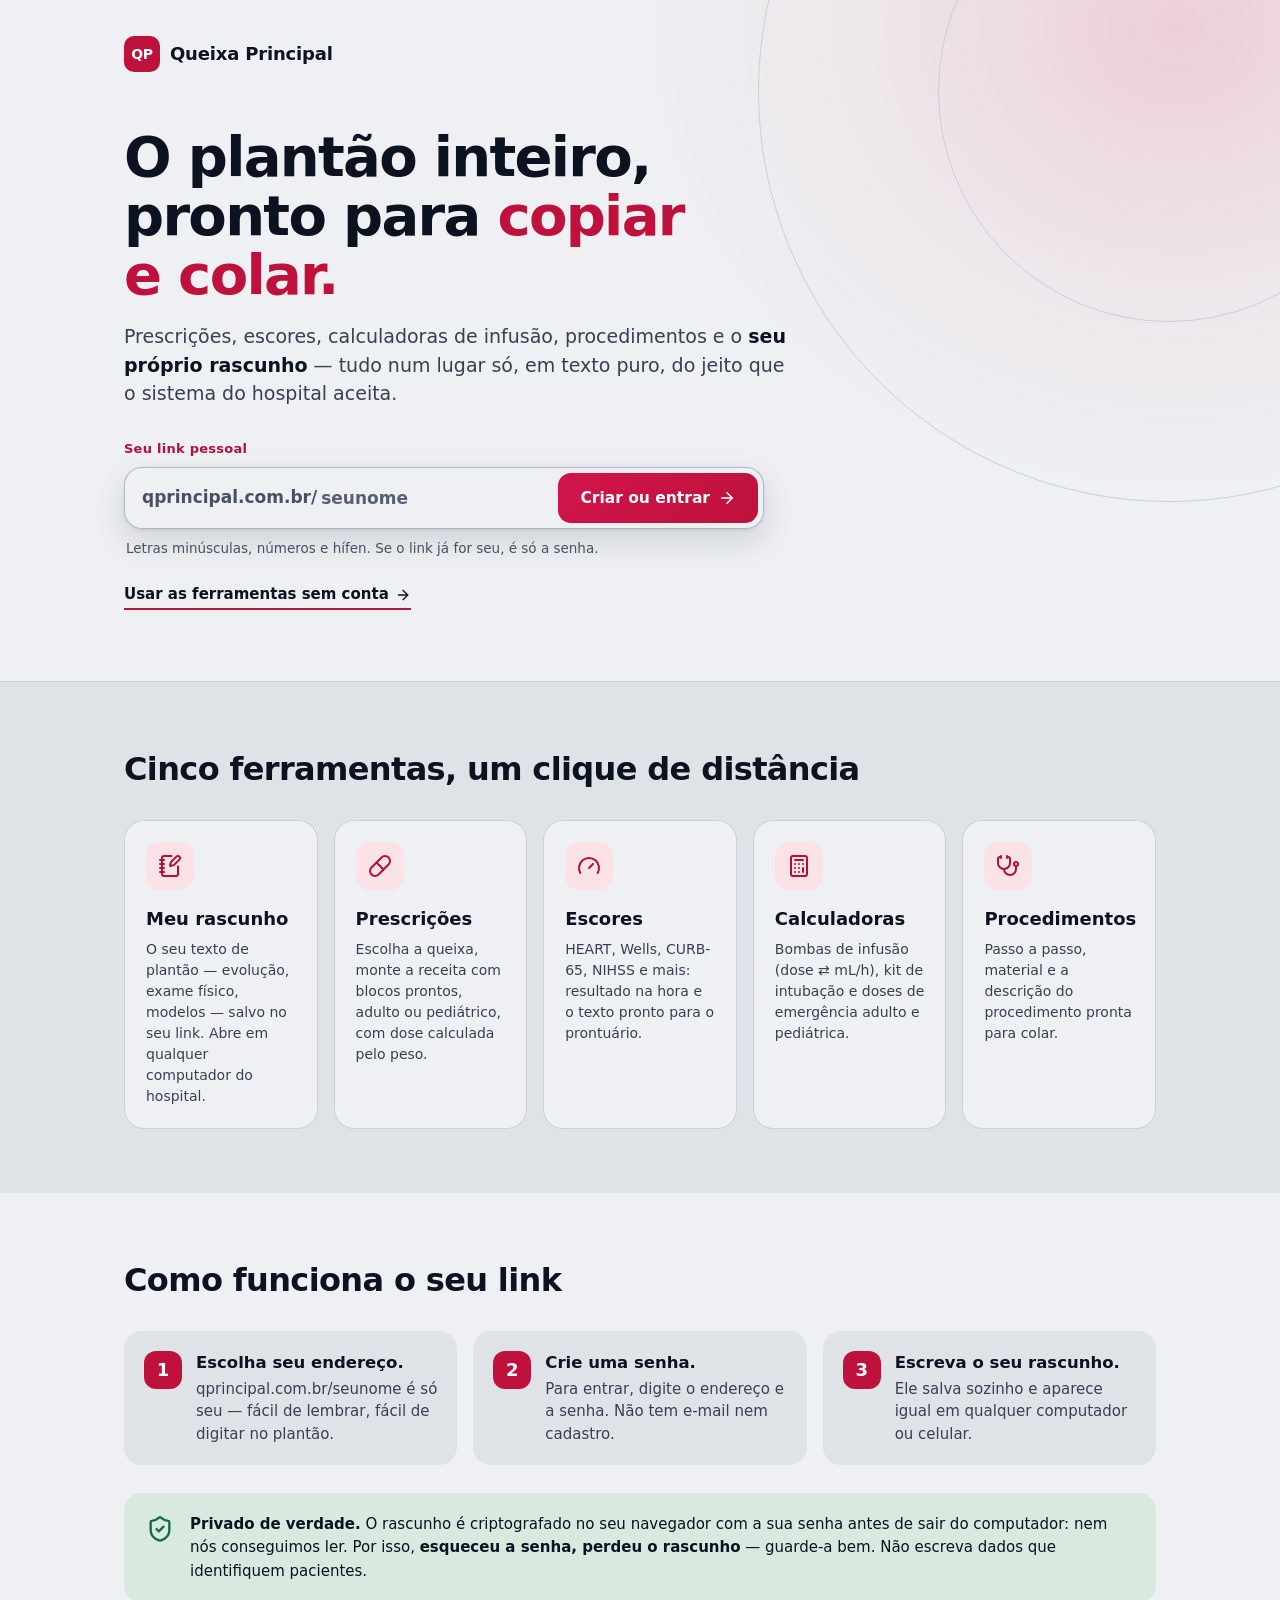
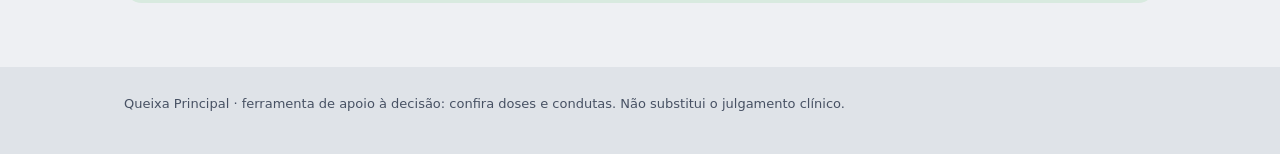
<file: index.html>
<!DOCTYPE html>
<html lang="pt-BR">
<head>
<meta charset="UTF-8">
<meta name="viewport" content="width=device-width, initial-scale=1.0">
<title>Queixa Principal — prescrições, escores, calculadoras e procedimentos</title>
<meta name="color-scheme" content="light dark">
<!-- tema: antes do CSS, para não piscar o tema errado. "qp-tema" = escolha do botão (claro/escuro); sem ela, o do sistema.
     Sem localStorage (janela anônima, bloqueado) o site segue o sistema e funciona igual. -->
<script>(function(){var d=document.documentElement,t=null;try{t=localStorage.getItem("qp-tema")}catch(e){}
if(t==="dark"||t==="light")d.setAttribute("data-theme",t);
var e=t||(window.matchMedia&&matchMedia("(prefers-color-scheme: dark)").matches?"dark":"light");d.setAttribute("data-tema-efetivo",e)})();</script>
<!-- conta: qual tela abre antes da primeira pintura (js/conta.js). qprincipal.com.br/<nome> (o 404.html manda para /?u=<nome>
     e aqui o endereço volta a ser /<nome>) = link pessoal: senha, ou o site direto se a sessão deste navegador já entrou.
     Raiz sem hash = página de oferta; com hash (#/prescricoes…) = as ferramentas sem conta. -->
<script>(function(){var d=document.documentElement,u=null,l=location,q=/[?&]u=([a-z0-9-]{1,30})(?:&|$)/i.exec(l.search);
if(q)u=q[1].toLowerCase();else{var p=/^\/([a-z0-9][a-z0-9-]{0,29})\/?$/i.exec(l.pathname);if(p)u=p[1].toLowerCase()}
if(q&&/(^|\.)qprincipal\.com\.br$/.test(l.hostname)){try{history.replaceState(null,"","/"+u+l.hash)}catch(e){}}
var s=null;try{s=JSON.parse(sessionStorage.getItem("qp-sessao")||localStorage.getItem("qp-sessao")||"null")}catch(e){}
window.QP_NOME=u;window.QP_SESSAO=s&&u&&s.nome===u?s:null;
d.setAttribute("data-tela",u?(window.QP_SESSAO?"app":"senha"):(l.hash&&l.hash!=="#"?"app":"oferta"))})();</script>
<link rel="stylesheet" href="css/icones.css?v=20261122b">
<link rel="stylesheet" href="css/app.css?v=20261122b">
<link rel="stylesheet" href="css/escores.css?v=20261122b">
<link rel="stylesheet" href="css/calculadoras.css?v=20261122b">
<link rel="stylesheet" href="css/procedimentos.css?v=20261122b">
<link rel="stylesheet" href="css/guias.css?v=20261122b">
<link rel="stylesheet" href="css/conta.css?v=20261122b">
</head>
<body data-view="rascunho" data-layout="texto" data-inicio="">
<!-- página de oferta (js/conta.js): qprincipal.com.br sem hash e sem link pessoal -->
<main class="oferta" id="oferta">
  <section class="of-hero">
    <div class="of-in">
      <div class="of-marca"><span class="logo" aria-hidden="true">QP</span> Queixa Principal</div>
      <h1>O plantão inteiro, pronto para <em>copiar e colar.</em></h1>
      <p class="of-lead">Prescrições, escores, calculadoras de infusão, procedimentos e o <b>seu próprio rascunho</b> — tudo num lugar só, em texto puro, do jeito que o sistema do hospital aceita.</p>
      <form class="of-link" id="of-form" novalidate>
        <label for="of-nome" class="of-link-rot">Seu link pessoal</label>
        <div class="of-link-campo">
          <span class="of-dom" aria-hidden="true">qprincipal.com.br/</span>
          <input id="of-nome" type="text" inputmode="url" autocomplete="username" autocapitalize="none" spellcheck="false" maxlength="30" placeholder="seunome" aria-describedby="of-dica">
          <button type="submit" class="of-cta">Criar ou entrar <span class="i i-arrow-right" aria-hidden="true"></span></button>
        </div>
        <p class="of-dica" id="of-dica">Letras minúsculas, números e hífen. Se o link já for seu, é só a senha.</p>
      </form>
      <a class="of-sem" href="#/inicio">Usar as ferramentas sem conta <span class="i i-arrow-right" aria-hidden="true"></span></a>
    </div>
  </section>

  <section class="of-sec">
    <div class="of-in">
      <h2>Cinco ferramentas, um clique de distância</h2>
      <div class="of-cards">
        <div class="of-card" data-v="rascunho"><span class="of-ic"><span class="i" data-v="rascunho" aria-hidden="true"></span></span><h3>Meu rascunho</h3><p>O seu texto de plantão — evolução, exame físico, modelos — salvo no seu link. Abre em qualquer computador do hospital.</p></div>
        <div class="of-card" data-v="prescricoes"><span class="of-ic"><span class="i" data-v="prescricoes" aria-hidden="true"></span></span><h3>Prescrições</h3><p>Escolha a queixa, monte a receita com blocos prontos, adulto ou pediátrico, com dose calculada pelo peso.</p></div>
        <div class="of-card" data-v="escores"><span class="of-ic"><span class="i" data-v="escores" aria-hidden="true"></span></span><h3>Escores</h3><p>HEART, Wells, CURB-65, NIHSS e mais: resultado na hora e o texto pronto para o prontuário.</p></div>
        <div class="of-card" data-v="calculadoras"><span class="of-ic"><span class="i" data-v="calculadoras" aria-hidden="true"></span></span><h3>Calculadoras</h3><p>Bombas de infusão (dose ⇄ mL/h), kit de intubação e doses de emergência adulto e pediátrica.</p></div>
        <div class="of-card" data-v="procedimentos"><span class="of-ic"><span class="i" data-v="procedimentos" aria-hidden="true"></span></span><h3>Procedimentos</h3><p>Passo a passo, material e a descrição do procedimento pronta para colar.</p></div>
      </div>
    </div>
  </section>

  <section class="of-sec of-alt">
    <div class="of-in">
      <h2>Como funciona o seu link</h2>
      <ol class="of-passos">
        <li><b>Escolha seu endereço.</b> qprincipal.com.br/seunome é só seu — fácil de lembrar, fácil de digitar no plantão.</li>
        <li><b>Crie uma senha.</b> Para entrar, digite o endereço e a senha. Não tem e-mail nem cadastro.</li>
        <li><b>Escreva o seu rascunho.</b> Ele salva sozinho e aparece igual em qualquer computador ou celular.</li>
      </ol>
      <div class="of-priv">
        <span class="i i-shield" aria-hidden="true"></span>
        <p><b>Privado de verdade.</b> O rascunho é criptografado no seu navegador com a sua senha antes de sair do computador: nem nós conseguimos ler. Por isso, <b>esqueceu a senha, perdeu o rascunho</b> — guarde-a bem. Não escreva dados que identifiquem pacientes.</p>
      </div>
    </div>
  </section>

  <footer class="of-rodape"><div class="of-in">Queixa Principal · ferramenta de apoio à decisão: confira doses e condutas. Não substitui o julgamento clínico.</div></footer>
</main>

<!-- tela de senha do link pessoal (js/conta.js): qprincipal.com.br/<nome> sem sessão neste navegador -->
<main class="senha" id="senha">
  <div class="sn-cartao">
    <div class="of-marca"><span class="logo" aria-hidden="true">QP</span> Queixa Principal</div>
    <div class="sn-link"><span class="i i-link" aria-hidden="true"></span><span>qprincipal.com.br/<b id="sn-nome"></b></span></div>
    <form id="sn-form" novalidate>
      <h1 id="sn-titulo">Entrar</h1>
      <p class="sn-txt" id="sn-txt"></p>
      <div class="sn-campos" id="sn-campos">
        <label class="sn-rot" for="sn-senha">Senha</label>
        <input type="text" id="sn-usuario" class="sr-only" autocomplete="username" tabindex="-1" aria-hidden="true" readonly>
        <input id="sn-senha" type="password" autocomplete="current-password" required>
        <div id="sn-conf-box" hidden>
          <label class="sn-rot" for="sn-conf">Repita a senha</label>
          <input id="sn-conf" type="password" autocomplete="new-password">
          <label class="sn-chk"><input type="checkbox" id="sn-exemplo"> Começar com o rascunho de exemplo</label>
        </div>
        <label class="sn-chk"><input type="checkbox" id="sn-lembrar"> Manter conectado neste aparelho <small>(não use em computador compartilhado)</small></label>
        <p class="sn-erro" id="sn-erro" role="alert"></p>
        <button type="submit" class="of-cta sn-ok" id="sn-ok">Entrar</button>
      </div>
    </form>
    <div class="sn-rodape"><a href="#/inicio" id="sn-sem">Usar sem entrar</a> · <a href="./" id="sn-outro">Outro link</a></div>
  </div>
</main>

<header class="top">
  <div class="top-row">
    <a class="marca" href="#/inicio" id="marca" title="Início">
      <div class="logo" aria-hidden="true">QP</div>
      <div class="titulo">
        <h1>Queixa Principal</h1>
        <p>Tudo pronto para copiar e colar no seu sistema</p>
      </div>
    </a>
    <div class="hint">Apoio à decisão: confira doses e condutas.</div>
    <!-- busca única (js/busca.js): procura em todas as abas registradas. Até 820px vira a lupa que abre o campo. -->
    <div class="busca" id="busca">
      <button type="button" class="busca-abrir" id="busca-abrir" aria-label="Buscar" aria-expanded="false" aria-controls="busca-box" title="Buscar (atalho: / ou Ctrl+K)"><span class="i i-search" aria-hidden="true" style="--isz:21px"></span></button>
      <div class="busca-box" id="busca-box">
        <span class="busca-ic"><span class="i i-search" aria-hidden="true" style="--isz:19px"></span></span>
        <input id="busca-input" type="text" role="combobox" aria-label="Buscar em todo o site" aria-autocomplete="list" aria-expanded="false" aria-controls="busca-list" aria-describedby="busca-dica" placeholder="Buscar..." autocomplete="off" spellcheck="false" enterkeyhint="search">
        <kbd class="busca-kbd" aria-hidden="true" title="Atalho: / ou Ctrl+K">/</kbd>
        <button type="button" class="busca-fechar" id="busca-fechar" aria-label="Fechar busca"><span class="i i-x" aria-hidden="true"></span></button>
        <div class="busca-pop" id="busca-pop" hidden>
          <div class="busca-list" id="busca-list" role="listbox" aria-label="Resultados da busca"></div>
          <div class="busca-vazio" id="busca-vazio" hidden></div>
          <div class="busca-rodape" aria-hidden="true"><kbd>↑</kbd><kbd>↓</kbd> escolher · <kbd>Enter</kbd> abrir · <kbd>Esc</kbd> fechar</div>
        </div>
      </div>
      <span class="sr-only" id="busca-dica">Atalhos: tecla barra ou Ctrl+K. Use as setas para escolher, Enter para abrir e Esc para fechar.</span>
      <span class="sr-only" id="busca-status" role="status" aria-live="polite"></span>
    </div>
    <!-- conta (js/conta.js): com link pessoal, o nome e "Sair"; sem conta, "Criar meu link" -->
    <div class="conta" id="conta"></div>
    <!-- tema claro/escuro (js/app.js): o ícone mostra o tema que o clique vai pôr -->
    <button type="button" class="tema" id="tema" aria-pressed="false" aria-label="Tema escuro" title="Tema escuro"><span class="i i-moon" aria-hidden="true"></span><span class="i i-sun" aria-hidden="true"></span></button>
  </div>
  <!-- abas do topo: geradas a partir do registro VIEWS (js/core.js + cada js/views/*.js) -->
  <nav class="top-tabs" id="top-tabs" role="tablist" aria-label="Seção do prescritor"></nav>
  <!-- celular (≤820px), aba Prescrições: um painel por vez — Condições | Prescrição | Receita (js/views/prescricoes.js) -->
  <nav class="paineis" id="paineis" aria-label="Painel da prescrição">
    <button type="button" data-painel="cond" aria-pressed="false">Condições</button>
    <button type="button" data-painel="mid" aria-pressed="false">Prescrição</button>
    <button type="button" data-painel="rx" aria-pressed="false">Receita <span class="paineis-n" id="paineis-n" hidden>0</span></button>
  </nav>
  <!-- só na tela inicial: o cabeçalho cresce com a saudação, e os quadrados sobem por cima dele -->
  <div class="inicio-ola" id="inicio-ola"></div>
</header>

<!-- tela inicial (js/app.js): um quadrado grande por aba; ao escolher um, eles sobem e viram as abas do topo -->
<section class="inicio" id="inicio" aria-label="Início">
  <div class="inicio-grade" id="inicio-grade"></div>
</section>

<div class="grid">
  <!-- aba "Meu rascunho": um texto só, grande. Com link pessoal é editável e salvo (criptografado); sem conta, um exemplo para ler -->
  <section class="col" id="col-rascunho">
    <div class="rasc-top">
      <h2>Meu rascunho</h2>
      <span class="rasc-status" id="rasc-status" role="status" aria-live="polite"></span>
      <div class="rasc-tools">
        <button type="button" class="btn rasc-btn-copy" id="rasc-copy"><span class="i i-copy" aria-hidden="true"></span> Copiar tudo</button>
        <button type="button" class="btn rasc-btn" id="rasc-send" title="Leva o trecho selecionado para a receita"><span class="i i-plus" aria-hidden="true"></span>Receita</button>
      </div>
    </div>
    <div class="rasc-aviso" id="rasc-aviso" hidden></div>
    <div class="scroll" id="rasc-scroll"><textarea class="rasc-ta" id="rasc-ta" spellcheck="false" aria-label="Meu rascunho"></textarea></div>
  </section>

  <!-- COL 1: conditions -->
  <section class="col" id="col-cond" hidden>
    <h2>Condições <span class="count" id="cond-count">0</span></h2>
    <div class="search">
      <label for="cond-search" class="sr-only">Buscar condição</label>
      <input id="cond-search" type="search" aria-label="Buscar condição" placeholder="Buscar condição" autocomplete="off">
    </div>
    <div class="scroll" id="cond-list"></div>
  </section>

  <!-- COL 2: blocks / meds -->
  <section class="col" id="col-mid" hidden>
    <h2 id="mid-title">Medicações</h2>
    <div class="scroll" id="mid-body">
      <div class="empty"><div class="big" aria-hidden="true">👈</div><div class="ttl">Selecione uma condição</div><div class="sub">Escolha à esquerda para ver os modelos de receita e medicações.</div></div>
    </div>
  </section>

  <!-- aba "Escores": lista de escores e a calculadora (js/views/escores.js); esta aba não mostra a receita -->
  <section class="col" id="col-esc-lista" hidden>
    <h2>Escores <span class="count" id="esc-count">0</span></h2>
    <div class="search">
      <label for="esc-search" class="sr-only">Filtrar escores</label>
      <input id="esc-search" type="search" placeholder="Filtrar escores" autocomplete="off">
    </div>
    <div class="scroll" id="esc-list"></div>
  </section>
  <section class="col" id="col-esc" hidden>
    <h2 id="esc-title">Calculadora</h2>
    <div class="scroll" id="esc-body">
      <div class="empty"><div class="big" aria-hidden="true">👈</div><div class="ttl">Selecione um escore</div><div class="sub">Escolha à esquerda. O resultado sai na hora e vai pronto para o prontuário.</div></div>
    </div>
    <!-- celular: resultado e "Copiar" sempre à vista -->
    <div class="esc-bar" id="esc-bar" hidden><span class="esc-bar-v" id="esc-bar-v"></span><span class="esc-band" id="esc-bar-b"></span><button type="button" class="btn primary" id="esc-bar-copy" tabindex="-1">Copiar</button></div>
  </section>

  <!-- aba "Calculadoras" (js/views/calculadoras.js): lista filtrável + calculadora aberta -->
  <section class="col" id="col-calc-lista" hidden>
    <h2>Calculadoras <span class="count" id="cx-count">0</span></h2>
    <div class="search">
      <label for="cx-filtro" class="sr-only">Filtrar calculadoras</label>
      <input id="cx-filtro" type="search" placeholder="Remédio ou situação" autocomplete="off">
    </div>
    <div class="scroll" id="cx-lista"></div>
  </section>
  <section class="col" id="col-calc" hidden>
    <h2 id="cx-titulo">Calculadora</h2>
    <div class="scroll" id="cx-body"></div>
  </section>

  <!-- aba "Procedimentos" (js/views/procedimentos.js): lista por área + procedimento com registro para o prontuário -->
  <section class="col" id="col-proc-lista" hidden>
    <h2>Procedimentos <span class="count" id="pr-count">0</span></h2>
    <div class="search">
      <label for="pr-filtro" class="sr-only">Filtrar procedimentos</label>
      <input id="pr-filtro" type="search" placeholder="Procedimento ou sigla (IOT, CVC…)" autocomplete="off">
    </div>
    <div class="scroll" id="pr-lista"></div>
  </section>
  <section class="col" id="col-proc" hidden>
    <h2 id="pr-titulo">Procedimento</h2>
    <div class="scroll" id="pr-body"></div>
  </section>


  <!-- aba "Guias" (js/views/guias.js): resumos das condições, roteiros de exame físico e referências; sem receita -->
  <section class="col" id="col-guia-lista" hidden>
    <h2>Guias <span class="count" id="gu-count">0</span></h2>
    <div class="search">
      <label for="gu-filtro" class="sr-only">Filtrar guias</label>
      <input id="gu-filtro" type="search" placeholder="Condição, exame ou sinal" autocomplete="off">
    </div>
    <div class="scroll" id="gu-lista"></div>
  </section>
  <section class="col" id="col-guia" hidden>
    <h2 id="gu-titulo">Guia</h2>
    <div class="scroll" id="gu-body"></div>
  </section>

  <!-- COL 3: receita -->
  <section class="col" id="col-rx">
    <h2>Receita <span class="count" id="rx-count">0</span></h2>
    <div class="rx-tools">
      <button class="btn primary" id="btn-copy"><span class="i i-copy" aria-hidden="true"></span> Copiar</button>
      <button class="btn ghost" id="btn-clear"><span class="i i-trash" aria-hidden="true"></span> Limpar</button>
      <label class="toggle"><input type="checkbox" id="free-edit"> Edição livre</label>
    </div>
    <div class="chips" id="rx-chips"><div class="rx-empty">Nenhum item adicionado ainda.</div></div>
    <div class="ta-wrap">
      <label for="rx">Pré-visualização</label>
      <textarea id="rx" spellcheck="false" placeholder="A receita formatada aparece aqui..."></textarea>
    </div>
    <div class="disclaimer"><b><span class="i i-alert" aria-hidden="true"></span> Apoio à decisão, não prescrição automática.</b> Confira medicamento, dose, posologia, alergias e contraindicações de cada paciente antes de prescrever.</div>
  </section>
</div>

<!-- ficha em branco para imprimir (Escores): preenchida na hora de imprimir; só aparece na impressão -->
<section id="ficha" aria-hidden="true"></section>
<template id="tpl-ficha-nihss">
<div class="f-head">
<div>
<div class="f-brand">Queixa Principal</div>
<h1>NIHSS — Ficha de avaliação</h1>
<p>Aplicar os itens na ordem · escrever o escore na coluna do momento avaliado</p>
</div>
<div class="f-score" id="fScore"><span id="fScoreLbl"></span><strong id="fScoreVal"></strong></div>
</div>
<div class="f-fields"><div>PACIENTE</div><div>IDADE</div><div>PRONTUÁRIO</div><div>ÚLTIMO VISTO BEM</div><div>CHEGADA</div></div>
<table class="f-table">
<thead><tr id="fHead"><th>Item</th><th>Achado e pontuação</th><th>Admissão</th><th>Pós-trombólise</th><th>24 h</th><th>Alta</th></tr></thead>
<tbody id="fBody"></tbody>
</table>
<div class="f-sev" id="fSev">
<div style="background:#E3E8EA">0</div>
<div style="background:#F6D58B">1–4 leve</div>
<div style="background:#F2A65A">5–15 moderado</div>
<div style="background:#E07A4F">16–20 mod. a grave</div>
<div style="background:#C2413A;color:#fff">21–42 grave</div>
</div>
<div class="f-sign"><div>MÉDICO(A)</div><div>CRM</div><div>ASSINATURA</div></div>
<div class="f-foot"><span id="fFoot"></span><span>1/4</span></div>

<div class="f-pg">
<div class="tag">ITEM 9 · MELHOR LINGUAGEM · DESCRIÇÃO</div>
<h2>Conte o que está acontecendo nesta figura.</h2>
<img class="f-fig" data-src="img/nihss/figura.jpg" alt="Figura oficial da NIHSS para descrição" width="1600" height="1236">
<div class="f-cred">Figura oficial da NIH Stroke Scale, atualizada em 2024 (NINDS/NIH) · © Apex Innovations</div>
<div class="f-pfoot"><span>NIHSS — material para o paciente</span><span>2/4</span></div>
</div>

<div class="f-pg">
<div class="tag">ITEM 9 · MELHOR LINGUAGEM · NOMEAÇÃO</div>
<h2>Diga o nome de cada figura.</h2>
<img class="f-fig" data-src="img/nihss/nomeacao.jpg" alt="Folha de nomeação oficial da NIHSS" width="1000" height="1340">
<div class="f-cred">Folha de nomeação oficial da NIH Stroke Scale, atualizada em 2024 (NINDS/NIH) · © Apex Innovations 2023</div>
<div class="f-pfoot"><span>NIHSS — material para o paciente</span><span>3/4</span></div>
</div>

<div class="f-page2">
<div class="tag0">ITEM 9 · MELHOR LINGUAGEM · LEITURA</div>
<h2>Leia em voz alta.</h2>
<div class="big" style="margin-top:6mm">Você sabe como fazer.<br>De volta pra casa.<br>Eu cheguei em casa do trabalho.<br>Próximo da mesa, na sala de jantar.<br>Eles ouviram o Pelé falar no rádio.</div>
<div class="tag">ITEM 10 · DISARTRIA</div>
<div class="ask">Leia ou repita estas palavras.</div>
<div class="words">MAMÃE<br>TIC-TAC<br>PARALELO<br>OBRIGADO<br>ESTRADA DE FERRO<br>JOGADOR DE FUTEBOL</div>
<div class="cred">Frases e palavras da versão brasileira da NIHSS — tradução e adaptação: Octávio Marques Pontes-Neto (Neurologia, HCFMRP-USP).</div>
<div class="f-pfoot"><span>NIHSS — material para o paciente</span><span>4/4</span></div>
</div>
</template>

<!-- Procedimentos no celular: atalho fixo para o registro (some quando o registro está na tela) -->
<div class="pr-barra" id="pr-barra" hidden>
  <button type="button" class="btn primary" id="pr-barra-copiar"><span class="i i-copy" aria-hidden="true"></span> Copiar registro</button>
</div>

<!-- Prescrições: "Resumo clínico" da condição aberta (js/views/prescricoes.js) — painel que desliza da direita -->
<div class="resumo-fundo" id="resumo-fundo" hidden></div>
<aside class="resumo" id="resumo" role="dialog" aria-modal="true" aria-labelledby="resumo-titulo" hidden>
  <div class="resumo-top">
    <div class="resumo-tt"><span class="resumo-kicker">Resumo clínico</span><h3 id="resumo-titulo"></h3></div>
    <button type="button" class="resumo-fechar" id="resumo-fechar" aria-label="Fechar resumo"><span class="i i-x" aria-hidden="true"></span></button>
  </div>
  <div class="resumo-corpo" id="resumo-corpo"></div>
</aside>

<div id="toast" role="status" aria-live="polite" aria-atomic="true"></div>

<script src="data/prescricoes.js?v=20261122b"></script>
<script src="data/escores.js?v=20261122b"></script>
<script src="data/nihss.js?v=20261122b"></script>
<script src="data/calculadoras.js?v=20261122b"></script>
<script src="data/calc-revisao.js?v=20261122b"></script>
<script src="data/procedimentos.js?v=20261122b"></script>
<script src="data/guias.js?v=20261122b"></script>
<script src="data/rascunho.js?v=20261122b"></script>
<script src="js/core.js?v=20261122b"></script>
<script src="js/peso.js?v=20261122b"></script>
<script src="js/receita.js?v=20261122b"></script>
<script src="js/escores-motor.js?v=20261122b"></script>
<script src="js/escores-nihss.js?v=20261122b"></script>
<script src="js/calc-motor.js?v=20261122b"></script>
<script src="js/views/rascunho.js?v=20261122b"></script>
<script src="js/views/prescricoes.js?v=20261122b"></script>
<script src="js/views/escores.js?v=20261122b"></script>
<script src="js/views/calculadoras.js?v=20261122b"></script>
<script src="js/views/procedimentos.js?v=20261122b"></script>
<script src="js/views/guias.js?v=20261122b"></script>
<script src="js/router.js?v=20261122b"></script>
<script src="js/busca.js?v=20261122b"></script>
<script src="js/conta.js?v=20261122b"></script>
<script src="js/app.js?v=20261122b"></script>
</body>
</html>
</file>
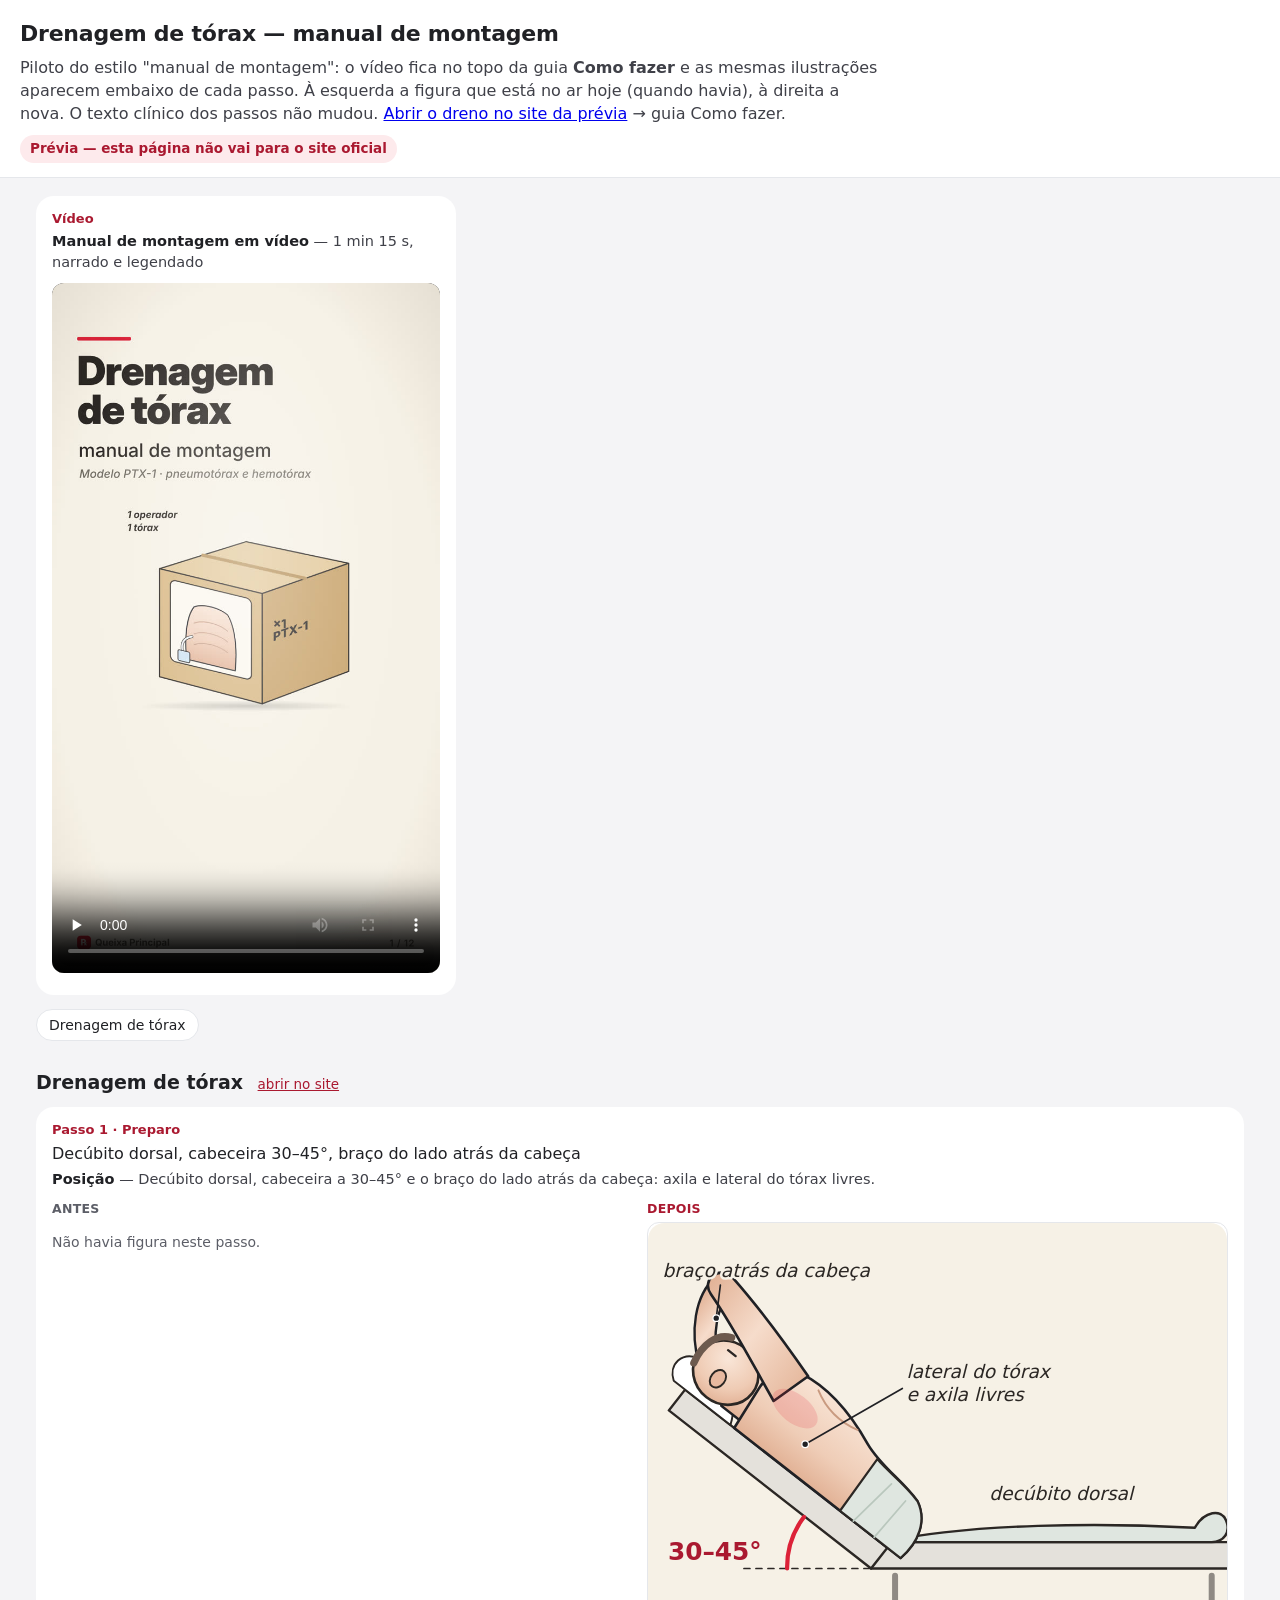
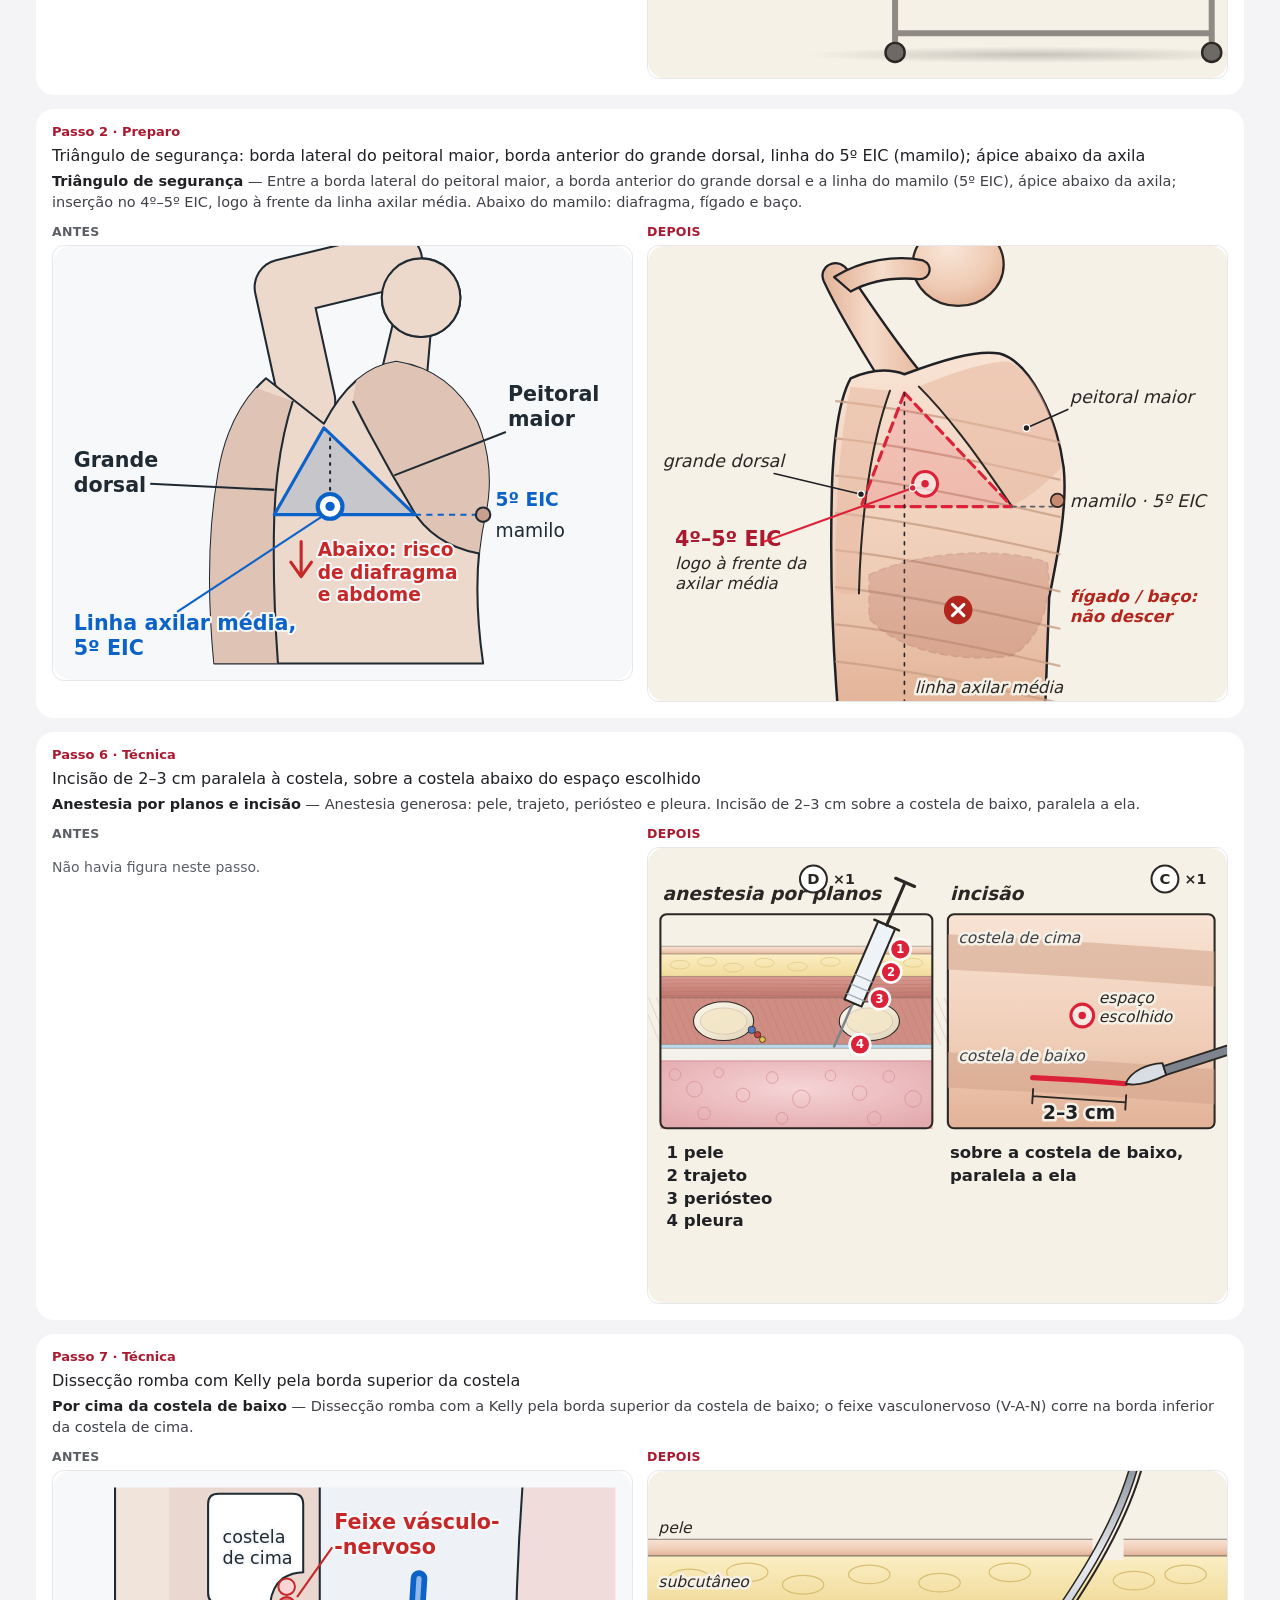
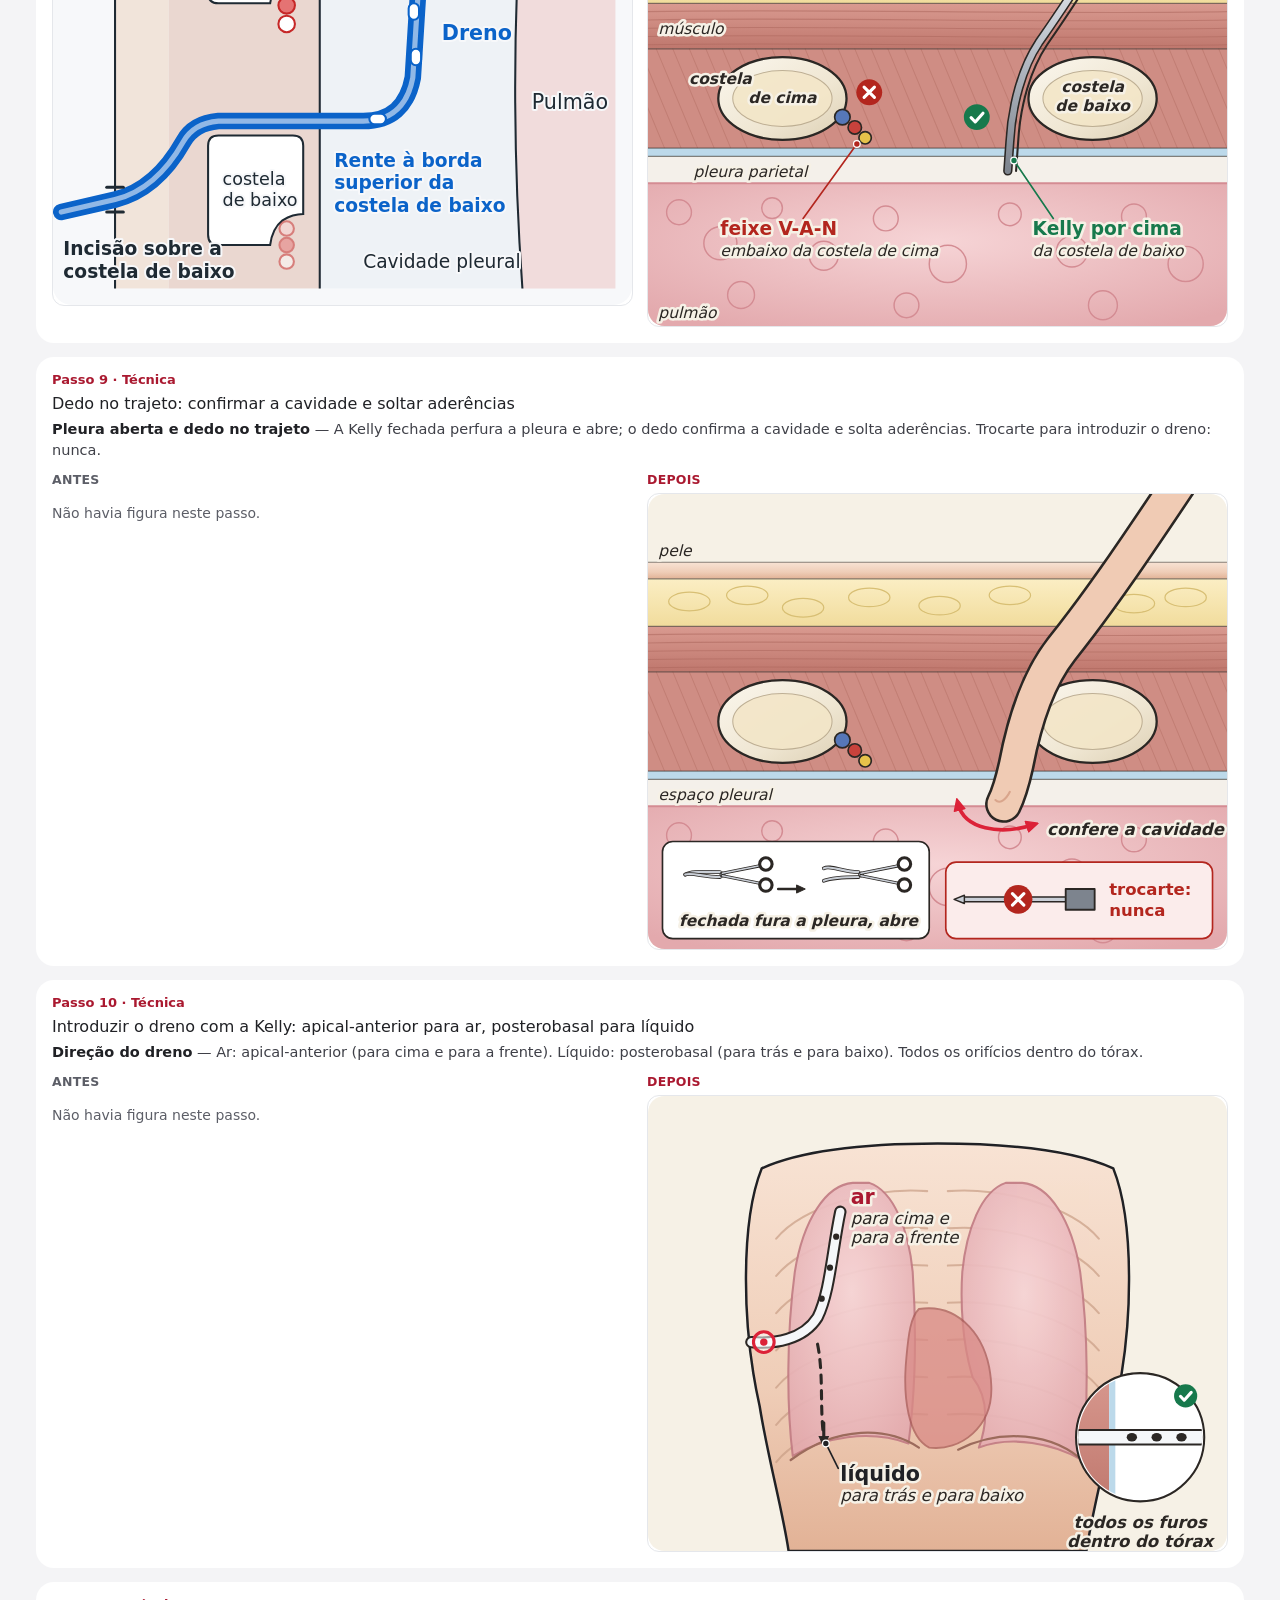
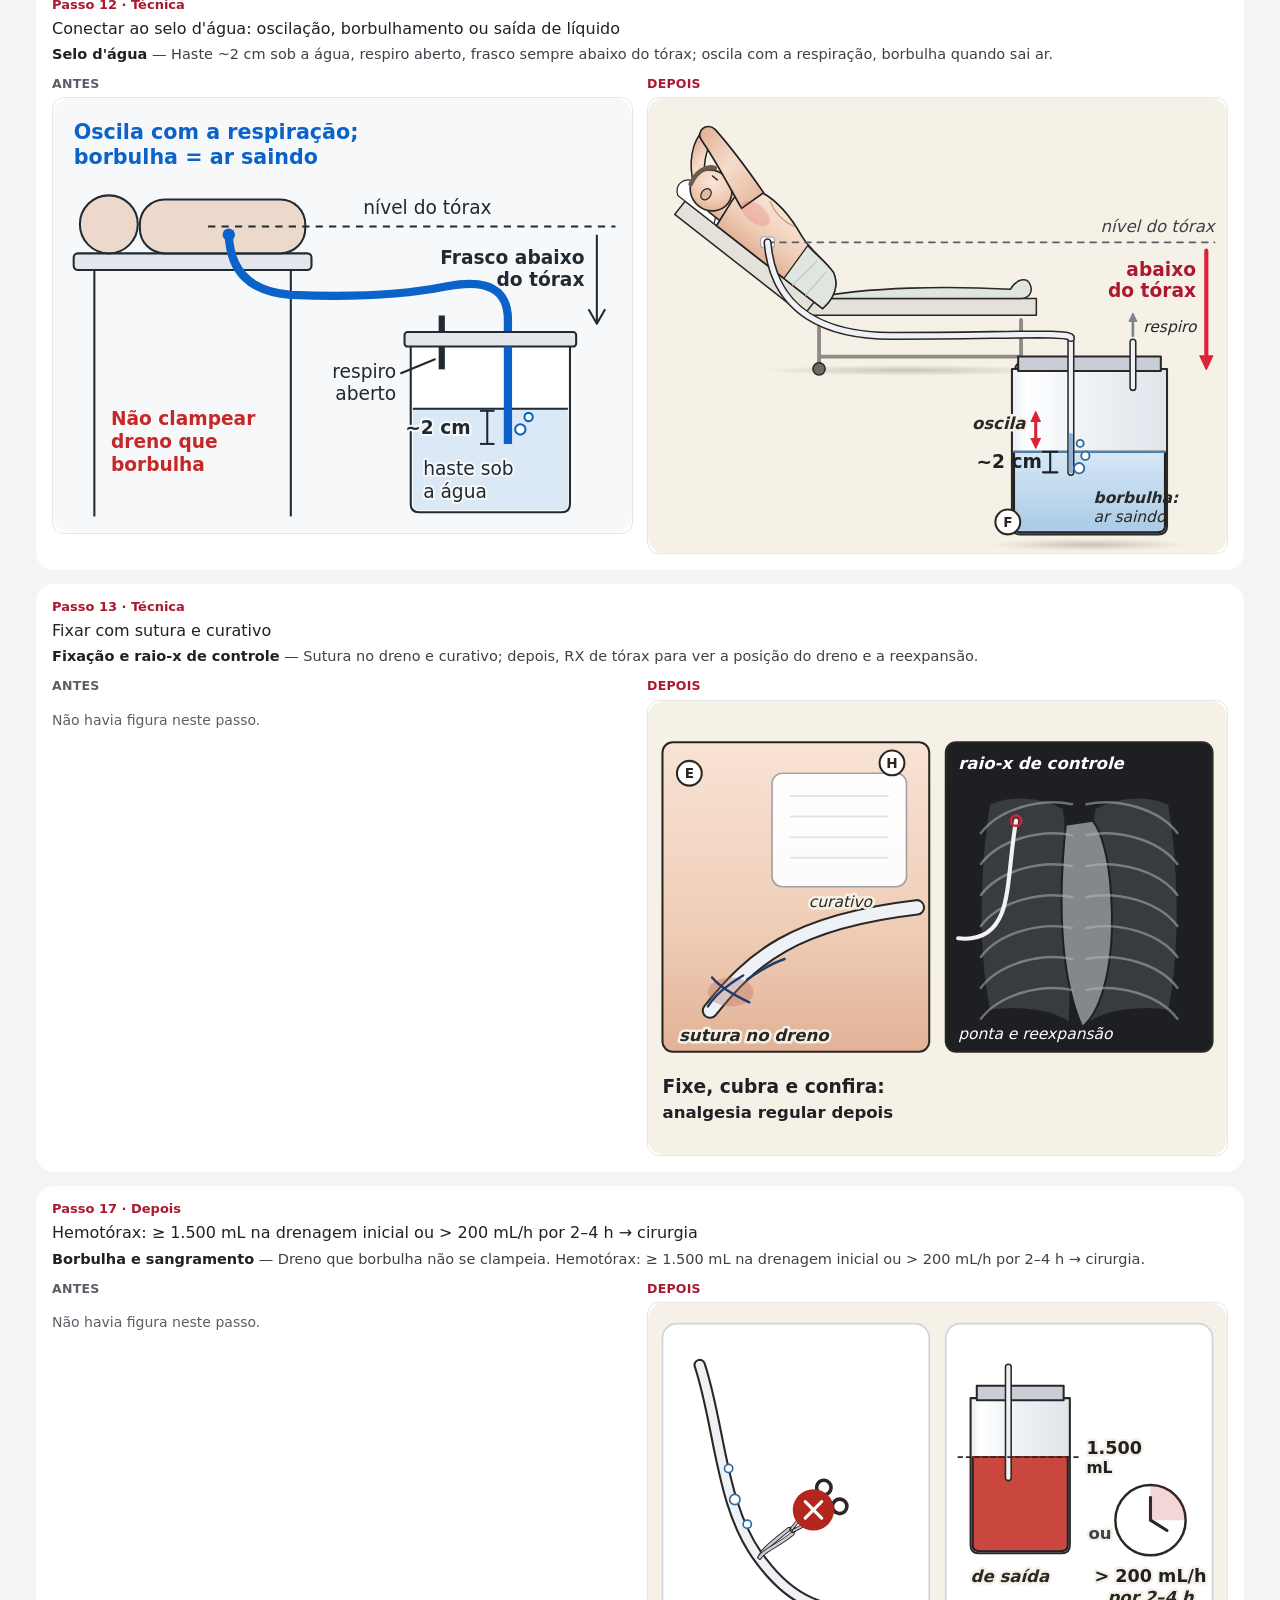
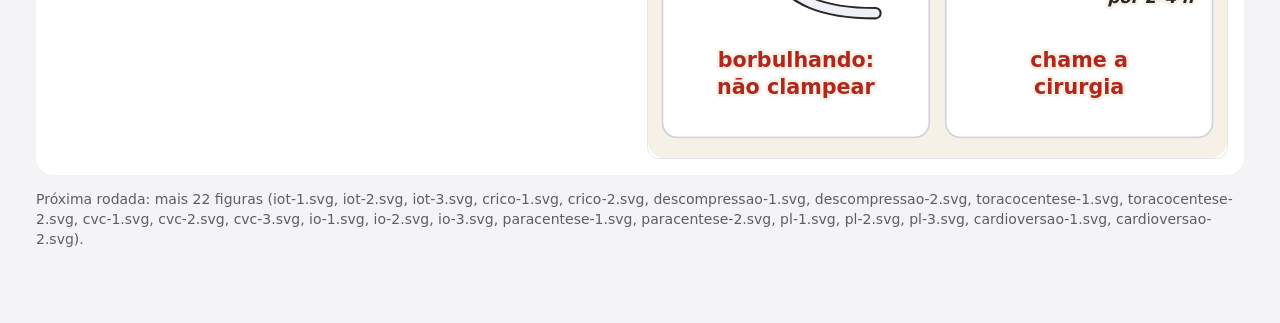
<file: previa-figuras.html>
<!DOCTYPE html>
<!--
  PRÉVIA — SÓ NA BRANCH figuras-v2. NÃO VAI PARA A MAIN.
  Antes do merge, apagar este arquivo (previa-figuras.html) e a pasta img/procedimentos/_antes/.
  Página de comparação das figuras do Procedimentos: antes (cópia das antigas em img/procedimentos/_antes/) × depois.
-->
<html lang="pt-BR">
<head>
<meta charset="utf-8">
<meta name="viewport" content="width=device-width, initial-scale=1">
<meta name="robots" content="noindex">
<title>Prévia — Drenagem de tórax: vídeo e figuras (antes × depois)</title>
<style>
  :root{--bg:#f4f4f6;--panel:#fff;--ink:#202125;--ink-2:#3f4048;--muted:#5c5e67;--line:#e5e7eb;--accent:#dc2238;--accent-d:#aa1930;--accent-soft:#fdeaec}
  *{box-sizing:border-box}
  body{margin:0;background:var(--bg);color:var(--ink);font:16px/1.45 system-ui,-apple-system,"Segoe UI",Roboto,sans-serif}
  header{background:#fff;border-bottom:1px solid var(--line);padding:18px 20px 14px}
  header h1{margin:0;font-size:22px;letter-spacing:-.01em}
  header p{margin:6px 0 0;color:var(--ink-2);max-width:860px}
  .aviso{display:inline-block;margin-top:10px;padding:4px 10px;border-radius:999px;background:var(--accent-soft);color:var(--accent-d);font-size:13.5px;font-weight:600}
  main{max-width:1240px;margin:0 auto;padding:18px 16px 60px}
  nav{display:flex;flex-wrap:wrap;gap:6px;margin:0 0 18px}
  nav a{padding:5px 12px;border-radius:999px;background:#fff;color:var(--ink);text-decoration:none;font-size:14px;border:1px solid var(--line)}
  nav a:hover{border-color:var(--accent)}
  h2{margin:28px 0 10px;font-size:19px}
  h2 a{font-size:13.5px;font-weight:500;color:var(--accent-d);margin-left:8px}
  .fig{background:var(--panel);border-radius:18px;padding:14px 16px 16px;margin:0 0 14px}
  .passo{font-size:13px;font-weight:700;color:var(--accent-d);text-transform:none;margin:0 0 2px}
  .txt{margin:0 0 4px;color:var(--ink)}
  .tit{margin:0 0 10px;color:var(--ink-2);font-size:14.5px}
  .tit b{color:var(--ink)}
  .lado{display:grid;grid-template-columns:1fr 1fr;gap:14px;align-items:start}
  .lado figure{margin:0}
  .lado figcaption{font-size:12.5px;font-weight:700;letter-spacing:.02em;color:var(--muted);margin:0 0 4px}
  .lado .dep figcaption{color:var(--accent-d)}
  .lado img{display:block;width:100%;height:auto;border:1px solid var(--line);border-radius:12px;background:#fff}
  .falta{color:var(--muted);font-size:14px}
  @media (max-width:760px){.lado{grid-template-columns:1fr}}
</style>
</head>
<body>
<header>
  <h1>Drenagem de tórax — manual de montagem</h1>
  <p>Piloto do estilo "manual de montagem": o vídeo fica no topo da guia <b>Como fazer</b> e as mesmas ilustrações aparecem embaixo de cada passo. À esquerda a figura que está no ar hoje (quando havia), à direita a nova. O texto clínico dos passos não mudou. <a href="index.html#/procedimentos/dreno">Abrir o dreno no site da prévia</a> → guia Como fazer.</p>
  <span class="aviso">Prévia — esta página não vai para o site oficial</span>
</header>
<main>
  <section class="fig" style="max-width:420px"><p class="passo">Vídeo</p><p class="tit"><b>Manual de montagem em vídeo</b> — 1 min 15 s, narrado e legendado</p>
    <video controls playsinline preload="none" poster="video/manual-dreno.jpg" style="width:100%;border-radius:12px;aspect-ratio:9/16;background:#18181c"><source src="video/manual-dreno.mp4" type="video/mp4"></video></section>
  <nav id="nav"></nav>
  <div id="lista"></div>
  <p class="falta" id="falta"></p>
</main>
<script src="data/procedimentos.js?v=previa"></script>
<script>
  // figuras já redesenhadas nesta rodada (as outras aparecem só como "próxima rodada")
  const FEITAS = ["dreno-4.svg", "dreno-1.svg", "dreno-5.svg", "dreno-2.svg", "dreno-6.svg", "dreno-7.svg", "dreno-3.svg", "dreno-8.svg", "dreno-9.svg"];
  const ANTES = ["dreno-1.svg", "dreno-2.svg", "dreno-3.svg"];   // as outras são novas (não havia figura nesse passo)
  const V = "?t=" + Date.now();
  const SEC = {preparo: "Preparo", tecnica: "Técnica", depois: "Depois"};
  const esc = s => String(s).replace(/[&<>"]/g, c => ({"&": "&amp;", "<": "&lt;", ">": "&gt;", '"': "&quot;"}[c]));
  const passoTxt = s => typeof s === "string" ? s : s.t;
  let html = "", nav = "", faltam = [];
  PROCS.forEach(p => {
    const figs = (PROC_FIGURAS[p.id] || []).filter(f => FEITAS.includes(f.arquivo));
    (PROC_FIGURAS[p.id] || []).forEach(f => { if (!FEITAS.includes(f.arquivo)) faltam.push(f.arquivo); });
    if (!figs.length) return;
    nav += `<a href="#p-${p.id}">${esc(p.nm.split(" — ")[0])}</a>`;
    html += `<h2 id="p-${p.id}">${esc(p.nm)} <a href="index.html#/procedimentos/${p.id}">abrir no site</a></h2>`;
    figs.forEach(f => {
      const [sec, n] = f.passo.split(".");
      const antes = ["preparo", "tecnica", "depois"].slice(0, ["preparo", "tecnica", "depois"].indexOf(sec)).reduce((a, s) => a + (p[s] || []).length, 0);
      const passo = (p[sec] || [])[+n - 1];
      html += `<section class="fig">
        <p class="passo">Passo ${antes + +n} · ${SEC[sec]}</p>
        <p class="txt">${esc(passo ? passoTxt(passo) : "")}</p>
        <p class="tit"><b>${esc(f.titulo)}</b> — ${esc(f.legenda)}</p>
        <div class="lado">
          ${ANTES.includes(f.arquivo) ? `<figure><figcaption>ANTES</figcaption><img src="img/procedimentos/_antes/${f.arquivo}${V}" alt="Antes: ${esc(f.titulo)}" loading="lazy"></figure>` : `<figure><figcaption>ANTES</figcaption><p class="falta">Não havia figura neste passo.</p></figure>`}
          <figure class="dep"><figcaption>DEPOIS</figcaption><img src="img/procedimentos/${f.arquivo}${V}" alt="Depois: ${esc(f.titulo)}" loading="lazy"></figure>
        </div></section>`;
    });
  });
  document.getElementById("nav").innerHTML = nav;
  document.getElementById("lista").innerHTML = html;
  document.getElementById("falta").textContent = faltam.length ? `Próxima rodada: mais ${faltam.length} figuras (${faltam.join(", ")}).` : "";
</script>
</body>
</html>
</file>
<file: css/icones.css>
/* icones.css — ícones de linha do site (traço único, 24×24, stroke 2), como máscara CSS: a cor vem de currentColor,
   então seguem o tema. Uso: <span class="i i-copy" aria-hidden="true"></span>. Gerado de lucide-static 0.460.0
   (https://lucide.dev), só os ícones usados — licença ISC: Copyright (c) Lucide Contributors 2022; partes (c) Cole Bemis
   2013-2022 (Feather, MIT). Permission to use, copy, modify, and/or distribute this software for any purpose with or
   without fee is hereby granted, provided that the above copyright notice and this permission notice appear in all copies.
   Nada é baixado: os SVGs vão inline (data:). */
:root{
  --i-book:url("data:image/svg+xml,%3Csvg xmlns='http://www.w3.org/2000/svg' viewBox='0 0 24 24' fill='none' stroke='%23000' stroke-width='2' stroke-linecap='round' stroke-linejoin='round'%3E%3Cpath d='M12 7v14'/%3E%3Cpath d='M3 18a1 1 0 0 1-1-1V4a1 1 0 0 1 1-1h5a4 4 0 0 1 4 4 4 4 0 0 1 4-4h5a1 1 0 0 1 1 1v13a1 1 0 0 1-1 1h-6a3 3 0 0 0-3 3 3 3 0 0 0-3-3z'/%3E%3C/svg%3E");
  --i-link:url("data:image/svg+xml,%3Csvg xmlns='http://www.w3.org/2000/svg' viewBox='0 0 24 24' fill='none' stroke='%23000' stroke-width='2' stroke-linecap='round' stroke-linejoin='round'%3E%3Cpath d='M10 13a5 5 0 0 0 7.54.54l3-3a5 5 0 0 0-7.07-7.07l-1.72 1.71'/%3E%3Cpath d='M14 11a5 5 0 0 0-7.54-.54l-3 3a5 5 0 0 0 7.07 7.07l1.71-1.71'/%3E%3C/svg%3E");
  --i-shield:url("data:image/svg+xml,%3Csvg xmlns='http://www.w3.org/2000/svg' viewBox='0 0 24 24' fill='none' stroke='%23000' stroke-width='2' stroke-linecap='round' stroke-linejoin='round'%3E%3Cpath d='M20 13c0 5-3.5 7.5-7.66 8.95a1 1 0 0 1-.67-.01C7.5 20.5 4 18 4 13V6a1 1 0 0 1 1-1c2 0 4.5-1.2 6.24-2.72a1.17 1.17 0 0 1 1.52 0C14.51 3.81 17 5 19 5a1 1 0 0 1 1 1z'/%3E%3Cpath d='m9 12 2 2 4-4'/%3E%3C/svg%3E");
  --i-logout:url("data:image/svg+xml,%3Csvg xmlns='http://www.w3.org/2000/svg' viewBox='0 0 24 24' fill='none' stroke='%23000' stroke-width='2' stroke-linecap='round' stroke-linejoin='round'%3E%3Cpath d='M9 21H5a2 2 0 0 1-2-2V5a2 2 0 0 1 2-2h4'/%3E%3Cpolyline points='16 17 21 12 16 7'/%3E%3Cline x1='21' x2='9' y1='12' y2='12'/%3E%3C/svg%3E");
  --i-cloud:url("data:image/svg+xml,%3Csvg xmlns='http://www.w3.org/2000/svg' viewBox='0 0 24 24' fill='none' stroke='%23000' stroke-width='2' stroke-linecap='round' stroke-linejoin='round'%3E%3Cpath d='M17.5 19H9a7 7 0 1 1 6.71-9h1.79a4.5 4.5 0 1 1 0 9Z'/%3E%3C/svg%3E");
  --i-search:url("data:image/svg+xml,%3Csvg xmlns='http://www.w3.org/2000/svg' viewBox='0 0 24 24' fill='none' stroke='%23000' stroke-width='2' stroke-linecap='round' stroke-linejoin='round'%3E%3Ccircle cx='11' cy='11' r='8'/%3E%3Cpath d='m21 21-4.3-4.3'/%3E%3C/svg%3E");
  --i-sun:url("data:image/svg+xml,%3Csvg xmlns='http://www.w3.org/2000/svg' viewBox='0 0 24 24' fill='none' stroke='%23000' stroke-width='2' stroke-linecap='round' stroke-linejoin='round'%3E%3Ccircle cx='12' cy='12' r='4'/%3E%3Cpath d='M12 2v2'/%3E%3Cpath d='M12 20v2'/%3E%3Cpath d='m4.93 4.93 1.41 1.41'/%3E%3Cpath d='m17.66 17.66 1.41 1.41'/%3E%3Cpath d='M2 12h2'/%3E%3Cpath d='M20 12h2'/%3E%3Cpath d='m6.34 17.66-1.41 1.41'/%3E%3Cpath d='m19.07 4.93-1.41 1.41'/%3E%3C/svg%3E");
  --i-moon:url("data:image/svg+xml,%3Csvg xmlns='http://www.w3.org/2000/svg' viewBox='0 0 24 24' fill='none' stroke='%23000' stroke-width='2' stroke-linecap='round' stroke-linejoin='round'%3E%3Cpath d='M12 3a6 6 0 0 0 9 9 9 9 0 1 1-9-9Z'/%3E%3C/svg%3E");
  --i-pill:url("data:image/svg+xml,%3Csvg xmlns='http://www.w3.org/2000/svg' viewBox='0 0 24 24' fill='none' stroke='%23000' stroke-width='2' stroke-linecap='round' stroke-linejoin='round'%3E%3Cpath d='m10.5 20.5 10-10a4.95 4.95 0 1 0-7-7l-10 10a4.95 4.95 0 1 0 7 7Z'/%3E%3Cpath d='m8.5 8.5 7 7'/%3E%3C/svg%3E");
  --i-gauge:url("data:image/svg+xml,%3Csvg xmlns='http://www.w3.org/2000/svg' viewBox='0 0 24 24' fill='none' stroke='%23000' stroke-width='2' stroke-linecap='round' stroke-linejoin='round'%3E%3Cpath d='m12 14 4-4'/%3E%3Cpath d='M3.34 19a10 10 0 1 1 17.32 0'/%3E%3C/svg%3E");
  --i-calculator:url("data:image/svg+xml,%3Csvg xmlns='http://www.w3.org/2000/svg' viewBox='0 0 24 24' fill='none' stroke='%23000' stroke-width='2' stroke-linecap='round' stroke-linejoin='round'%3E%3Crect width='16' height='20' x='4' y='2' rx='2'/%3E%3Cline x1='8' x2='16' y1='6' y2='6'/%3E%3Cline x1='16' x2='16' y1='14' y2='18'/%3E%3Cpath d='M16 10h.01'/%3E%3Cpath d='M12 10h.01'/%3E%3Cpath d='M8 10h.01'/%3E%3Cpath d='M12 14h.01'/%3E%3Cpath d='M8 14h.01'/%3E%3Cpath d='M12 18h.01'/%3E%3Cpath d='M8 18h.01'/%3E%3C/svg%3E");
  --i-stethoscope:url("data:image/svg+xml,%3Csvg xmlns='http://www.w3.org/2000/svg' viewBox='0 0 24 24' fill='none' stroke='%23000' stroke-width='2' stroke-linecap='round' stroke-linejoin='round'%3E%3Cpath d='M11 2v2'/%3E%3Cpath d='M5 2v2'/%3E%3Cpath d='M5 3H4a2 2 0 0 0-2 2v4a6 6 0 0 0 12 0V5a2 2 0 0 0-2-2h-1'/%3E%3Cpath d='M8 15a6 6 0 0 0 12 0v-3'/%3E%3Ccircle cx='20' cy='10' r='2'/%3E%3C/svg%3E");
  --i-notebook:url("data:image/svg+xml,%3Csvg xmlns='http://www.w3.org/2000/svg' viewBox='0 0 24 24' fill='none' stroke='%23000' stroke-width='2' stroke-linecap='round' stroke-linejoin='round'%3E%3Cpath d='M13.4 2H6a2 2 0 0 0-2 2v16a2 2 0 0 0 2 2h12a2 2 0 0 0 2-2v-7.4'/%3E%3Cpath d='M2 6h4'/%3E%3Cpath d='M2 10h4'/%3E%3Cpath d='M2 14h4'/%3E%3Cpath d='M2 18h4'/%3E%3Cpath d='M21.378 5.626a1 1 0 1 0-3.004-3.004l-5.01 5.012a2 2 0 0 0-.506.854l-.837 2.87a.5.5 0 0 0 .62.62l2.87-.837a2 2 0 0 0 .854-.506z'/%3E%3C/svg%3E");
  --i-copy:url("data:image/svg+xml,%3Csvg xmlns='http://www.w3.org/2000/svg' viewBox='0 0 24 24' fill='none' stroke='%23000' stroke-width='2' stroke-linecap='round' stroke-linejoin='round'%3E%3Crect width='14' height='14' x='8' y='8' rx='2' ry='2'/%3E%3Cpath d='M4 16c-1.1 0-2-.9-2-2V4c0-1.1.9-2 2-2h10c1.1 0 2 .9 2 2'/%3E%3C/svg%3E");
  --i-plus:url("data:image/svg+xml,%3Csvg xmlns='http://www.w3.org/2000/svg' viewBox='0 0 24 24' fill='none' stroke='%23000' stroke-width='2' stroke-linecap='round' stroke-linejoin='round'%3E%3Cpath d='M5 12h14'/%3E%3Cpath d='M12 5v14'/%3E%3C/svg%3E");
  --i-trash:url("data:image/svg+xml,%3Csvg xmlns='http://www.w3.org/2000/svg' viewBox='0 0 24 24' fill='none' stroke='%23000' stroke-width='2' stroke-linecap='round' stroke-linejoin='round'%3E%3Cpath d='M3 6h18'/%3E%3Cpath d='M19 6v14c0 1-1 2-2 2H7c-1 0-2-1-2-2V6'/%3E%3Cpath d='M8 6V4c0-1 1-2 2-2h4c1 0 2 1 2 2v2'/%3E%3Cline x1='10' x2='10' y1='11' y2='17'/%3E%3Cline x1='14' x2='14' y1='11' y2='17'/%3E%3C/svg%3E");
  --i-chevron:url("data:image/svg+xml,%3Csvg xmlns='http://www.w3.org/2000/svg' viewBox='0 0 24 24' fill='none' stroke='%23000' stroke-width='2' stroke-linecap='round' stroke-linejoin='round'%3E%3Cpath d='m9 18 6-6-6-6'/%3E%3C/svg%3E");
  --i-x:url("data:image/svg+xml,%3Csvg xmlns='http://www.w3.org/2000/svg' viewBox='0 0 24 24' fill='none' stroke='%23000' stroke-width='2' stroke-linecap='round' stroke-linejoin='round'%3E%3Cpath d='M18 6 6 18'/%3E%3Cpath d='m6 6 12 12'/%3E%3C/svg%3E");
  --i-scale:url("data:image/svg+xml,%3Csvg xmlns='http://www.w3.org/2000/svg' viewBox='0 0 24 24' fill='none' stroke='%23000' stroke-width='2' stroke-linecap='round' stroke-linejoin='round'%3E%3Cpath d='m16 16 3-8 3 8c-.87.65-1.92 1-3 1s-2.13-.35-3-1Z'/%3E%3Cpath d='m2 16 3-8 3 8c-.87.65-1.92 1-3 1s-2.13-.35-3-1Z'/%3E%3Cpath d='M7 21h10'/%3E%3Cpath d='M12 3v18'/%3E%3Cpath d='M3 7h2c2 0 5-1 7-2 2 1 5 2 7 2h2'/%3E%3C/svg%3E");
  --i-info:url("data:image/svg+xml,%3Csvg xmlns='http://www.w3.org/2000/svg' viewBox='0 0 24 24' fill='none' stroke='%23000' stroke-width='2' stroke-linecap='round' stroke-linejoin='round'%3E%3Ccircle cx='12' cy='12' r='10'/%3E%3Cpath d='M12 16v-4'/%3E%3Cpath d='M12 8h.01'/%3E%3C/svg%3E");
  --i-user:url("data:image/svg+xml,%3Csvg xmlns='http://www.w3.org/2000/svg' viewBox='0 0 24 24' fill='none' stroke='%23000' stroke-width='2' stroke-linecap='round' stroke-linejoin='round'%3E%3Cpath d='M19 21v-2a4 4 0 0 0-4-4H9a4 4 0 0 0-4 4v2'/%3E%3Ccircle cx='12' cy='7' r='4'/%3E%3C/svg%3E");
  --i-baby:url("data:image/svg+xml,%3Csvg xmlns='http://www.w3.org/2000/svg' viewBox='0 0 24 24' fill='none' stroke='%23000' stroke-width='2' stroke-linecap='round' stroke-linejoin='round'%3E%3Cpath d='M9 12h.01'/%3E%3Cpath d='M15 12h.01'/%3E%3Cpath d='M10 16c.5.3 1.2.5 2 .5s1.5-.2 2-.5'/%3E%3Cpath d='M19 6.3a9 9 0 0 1 1.8 3.9 2 2 0 0 1 0 3.6 9 9 0 0 1-17.6 0 2 2 0 0 1 0-3.6A9 9 0 0 1 12 3c2 0 3.5 1.1 3.5 2.5s-.9 2.5-2 2.5c-.8 0-1.5-.4-1.5-1'/%3E%3C/svg%3E");
  --i-house:url("data:image/svg+xml,%3Csvg xmlns='http://www.w3.org/2000/svg' viewBox='0 0 24 24' fill='none' stroke='%23000' stroke-width='2' stroke-linecap='round' stroke-linejoin='round'%3E%3Cpath d='M15 21v-8a1 1 0 0 0-1-1h-4a1 1 0 0 0-1 1v8'/%3E%3Cpath d='M3 10a2 2 0 0 1 .709-1.528l7-5.999a2 2 0 0 1 2.582 0l7 5.999A2 2 0 0 1 21 10v9a2 2 0 0 1-2 2H5a2 2 0 0 1-2-2z'/%3E%3C/svg%3E");
  --i-hospital:url("data:image/svg+xml,%3Csvg xmlns='http://www.w3.org/2000/svg' viewBox='0 0 24 24' fill='none' stroke='%23000' stroke-width='2' stroke-linecap='round' stroke-linejoin='round'%3E%3Cpath d='M12 6v4'/%3E%3Cpath d='M14 14h-4'/%3E%3Cpath d='M14 18h-4'/%3E%3Cpath d='M14 8h-4'/%3E%3Cpath d='M18 12h2a2 2 0 0 1 2 2v6a2 2 0 0 1-2 2H4a2 2 0 0 1-2-2v-9a2 2 0 0 1 2-2h2'/%3E%3Cpath d='M18 22V4a2 2 0 0 0-2-2H8a2 2 0 0 0-2 2v18'/%3E%3C/svg%3E");
  --i-pencil:url("data:image/svg+xml,%3Csvg xmlns='http://www.w3.org/2000/svg' viewBox='0 0 24 24' fill='none' stroke='%23000' stroke-width='2' stroke-linecap='round' stroke-linejoin='round'%3E%3Cpath d='M21.174 6.812a1 1 0 0 0-3.986-3.987L3.842 16.174a2 2 0 0 0-.5.83l-1.321 4.352a.5.5 0 0 0 .623.622l4.353-1.32a2 2 0 0 0 .83-.497z'/%3E%3Cpath d='m15 5 4 4'/%3E%3C/svg%3E");
  --i-arrow-right:url("data:image/svg+xml,%3Csvg xmlns='http://www.w3.org/2000/svg' viewBox='0 0 24 24' fill='none' stroke='%23000' stroke-width='2' stroke-linecap='round' stroke-linejoin='round'%3E%3Cpath d='M5 12h14'/%3E%3Cpath d='m12 5 7 7-7 7'/%3E%3C/svg%3E");
  --i-arrow-left:url("data:image/svg+xml,%3Csvg xmlns='http://www.w3.org/2000/svg' viewBox='0 0 24 24' fill='none' stroke='%23000' stroke-width='2' stroke-linecap='round' stroke-linejoin='round'%3E%3Cpath d='m12 19-7-7 7-7'/%3E%3Cpath d='M19 12H5'/%3E%3C/svg%3E");
  --i-clipboard-check:url("data:image/svg+xml,%3Csvg xmlns='http://www.w3.org/2000/svg' viewBox='0 0 24 24' fill='none' stroke='%23000' stroke-width='2' stroke-linecap='round' stroke-linejoin='round'%3E%3Crect width='8' height='4' x='8' y='2' rx='1' ry='1'/%3E%3Cpath d='M16 4h2a2 2 0 0 1 2 2v14a2 2 0 0 1-2 2H6a2 2 0 0 1-2-2V6a2 2 0 0 1 2-2h2'/%3E%3Cpath d='m9 14 2 2 4-4'/%3E%3C/svg%3E");
  --i-printer:url("data:image/svg+xml,%3Csvg xmlns='http://www.w3.org/2000/svg' viewBox='0 0 24 24' fill='none' stroke='%23000' stroke-width='2' stroke-linecap='round' stroke-linejoin='round'%3E%3Cpath d='M6 18H4a2 2 0 0 1-2-2v-5a2 2 0 0 1 2-2h16a2 2 0 0 1 2 2v5a2 2 0 0 1-2 2h-2'/%3E%3Cpath d='M6 9V3a1 1 0 0 1 1-1h10a1 1 0 0 1 1 1v6'/%3E%3Crect x='6' y='14' width='12' height='8' rx='1'/%3E%3C/svg%3E");
  --i-alert:url("data:image/svg+xml,%3Csvg xmlns='http://www.w3.org/2000/svg' viewBox='0 0 24 24' fill='none' stroke='%23000' stroke-width='2' stroke-linecap='round' stroke-linejoin='round'%3E%3Cpath d='m21.73 18-8-14a2 2 0 0 0-3.48 0l-8 14A2 2 0 0 0 4 21h16a2 2 0 0 0 1.73-3'/%3E%3Cpath d='M12 9v4'/%3E%3Cpath d='M12 17h.01'/%3E%3C/svg%3E");
  --i-file:url("data:image/svg+xml,%3Csvg xmlns='http://www.w3.org/2000/svg' viewBox='0 0 24 24' fill='none' stroke='%23000' stroke-width='2' stroke-linecap='round' stroke-linejoin='round'%3E%3Cpath d='M15 2H6a2 2 0 0 0-2 2v16a2 2 0 0 0 2 2h12a2 2 0 0 0 2-2V7Z'/%3E%3Cpath d='M14 2v4a2 2 0 0 0 2 2h4'/%3E%3Cpath d='M10 9H8'/%3E%3Cpath d='M16 13H8'/%3E%3Cpath d='M16 17H8'/%3E%3C/svg%3E");
  --i-check:url("data:image/svg+xml,%3Csvg xmlns='http://www.w3.org/2000/svg' viewBox='0 0 24 24' fill='none' stroke='%23000' stroke-width='2' stroke-linecap='round' stroke-linejoin='round'%3E%3Cpath d='M20 6 9 17l-5-5'/%3E%3C/svg%3E");
}
.i{display:inline-block;flex:none;width:var(--isz,18px);height:var(--isz,18px);background:currentColor;vertical-align:-.2em;
  -webkit-mask:var(--i) center/contain no-repeat;mask:var(--i) center/contain no-repeat;
  font-size:0 !important;line-height:0;color:inherit;overflow:hidden}
.i-search{--i:var(--i-search)}
.i-sun{--i:var(--i-sun)}
.i-moon{--i:var(--i-moon)}
.i-pill{--i:var(--i-pill)}
.i-gauge{--i:var(--i-gauge)}
.i-calculator{--i:var(--i-calculator)}
.i-stethoscope{--i:var(--i-stethoscope)}
.i-notebook{--i:var(--i-notebook)}
.i-copy{--i:var(--i-copy)}
.i-plus{--i:var(--i-plus)}
.i-trash{--i:var(--i-trash)}
.i-chevron{--i:var(--i-chevron)}
.i-x{--i:var(--i-x)}
.i-scale{--i:var(--i-scale)}
.i-info{--i:var(--i-info)}
.i-user{--i:var(--i-user)}
.i-baby{--i:var(--i-baby)}
.i-house{--i:var(--i-house)}
.i-hospital{--i:var(--i-hospital)}
.i-pencil{--i:var(--i-pencil)}
.i-arrow-right{--i:var(--i-arrow-right)}
.i-arrow-left{--i:var(--i-arrow-left)}
.i-clipboard-check{--i:var(--i-clipboard-check)}
.i-printer{--i:var(--i-printer)}
.i-alert{--i:var(--i-alert)}
.i-file{--i:var(--i-file)}
.i-check{--i:var(--i-check)}
.i-link{--i:var(--i-link)}
.i-shield{--i:var(--i-shield)}
.i-logout{--i:var(--i-logout)}
.i-cloud{--i:var(--i-cloud)}

/* ícone de cada aba (abas do topo e grupos da busca): <span class="i" data-v="<key>">emoji</span>. O emoji do registro
   (registerView) fica no texto, invisível, como reserva; aba sem ícone próprio aqui ganha o de documento. */
.i[data-v]{--i:var(--i-file)}
.i[data-v="prescricoes"]{--i:var(--i-pill)}
.i[data-v="escores"]{--i:var(--i-gauge)}
.i[data-v="calculadoras"]{--i:var(--i-calculator)}
.i[data-v="procedimentos"]{--i:var(--i-stethoscope)}
.i[data-v="guias"]{--i:var(--i-book)}
.i-book{--i:var(--i-book)}
.i[data-v="rascunho"]{--i:var(--i-notebook)}

/* trocas: emojis que ainda estão na marcação de outras abas (span aria-hidden) viram o ícone de linha equivalente,
   sem mudar o texto da marcação (as comparações dos testes leem esse HTML). */
:is(.cx-cp,#cx-copiar,#cx-tudo,#pr-copiar,#pr-mat-copiar,.pr-copiar) > span[aria-hidden="true"]:first-child,
.cx-rxb > span[aria-hidden="true"]:first-child,
.chip .x > span[aria-hidden="true"],
.cx-pac label > span[aria-hidden="true"],
.cx-revisor summary > span[aria-hidden="true"],
.cx-edita > span[aria-hidden="true"]{
  display:inline-block;flex:none;width:var(--isz,17px);height:var(--isz,17px);background:currentColor;vertical-align:-.2em;
  -webkit-mask:var(--i) center/contain no-repeat;mask:var(--i) center/contain no-repeat;font-size:0;line-height:0;overflow:hidden}
:is(.cx-cp,#cx-copiar,#cx-tudo,#pr-copiar,#pr-mat-copiar,.pr-copiar) > span[aria-hidden="true"]:first-child{--i:var(--i-copy)}
.cx-rxb > span[aria-hidden="true"]:first-child{--i:var(--i-plus)}
.chip .x > span[aria-hidden="true"]{--i:var(--i-x);--isz:16px}
.cx-pac label > span[aria-hidden="true"]{--i:var(--i-scale)}
.cx-revisor summary > span[aria-hidden="true"]{--i:var(--i-clipboard-check);--isz:15px}
.cx-edita > span[aria-hidden="true"]{--i:var(--i-pencil);--isz:13px}
</file>
<file: css/app.css>
/* app.css — CSS do site todo (cada aba pode ter o seu css/<aba>.css; ícones em css/icones.css).
   TEMA: todas as cores vêm das variáveis abaixo. Claro por padrão; escuro quando o sistema pede (prefers-color-scheme)
   ou quando o médico escolhe no botão do cabeçalho (html[data-theme="dark"|"light"], guardado no navegador — ver o
   <script> no <head> do index.html e temaAplicar() em js/app.js). Nomes antigos (--accent, --ink, --muted, --muted-aa,
   --line, --panel, --bg, --chip…) continuam valendo: o CSS das outras abas acompanha o tema sozinho.
   Identidade (layout minimalista, 2026-11-21, pedido do dono): tons de ardósia (slate) no claro e zinco no escuro,
   vermelho carmim (#be123c) como cor principal, colunas encostadas separadas por linhas finas, cartões de cantos 12px.
   O grafite com brilho vermelho continua só nos quadrados do início, nos quadradinhos das listas e na faixa do Meu rascunho.
   Contraste conferido por cálculo (≥ 4,5:1 para texto) nos dois temas. */
:root{
  color-scheme:light;
  /* Inter só se estiver instalada no computador (o site não baixa fonte nenhuma); senão, a fonte do sistema */
  --font:Inter,"Segoe UI Variable Text","Segoe UI",system-ui,-apple-system,BlinkMacSystemFont,Roboto,"Helvetica Neue",Arial,sans-serif;
  --mono:"JetBrains Mono","Cascadia Mono","Cascadia Code",Consolas,"SF Mono",ui-monospace,"Roboto Mono",Menlo,monospace;
  /* superfícies: fundo → painel (uma hierarquia só); "sunken" = campo/área de texto dentro do painel. */
  --bg:#dfe3e8; --panel:#eef0f3; --sunken:#e4e7ec; --hover:#dde1e7; --chip:#d9dee5;
  --ink:#0b1220; --ink-2:#354152; --muted:#566072; --muted-aa:#475163;
  --line:#c9d0d9; --line-2:#aeb8c5; --scroll:#aeb8c5;
  /* primária (carmim) — também a cor do Adulto. --accent é PREENCHIMENTO/contorno (texto por cima: --on-accent);
     --accent-h = o preenchimento no hover; texto vermelho sobre a página = --accent-d. */
  --accent:#be123c; --accent-h:#9f1239; --accent-d:#b0103a; --accent-soft:#fbe2e7; --on-accent:#ffffff; --accent-track:#f6cfd7;
  /* pediátrico (azul): distingue o paciente do adulto (vermelho) — função, não enfeite */
  --ped:#2158d6; --ped-d:#1b46c4; --ped-soft:#dfe7fb; --on-ped:#ffffff; --ped-track:#cfdcf8;
  /* estados: verde, âmbar e vermelho-tijolo (o perigo sempre vem com fundo tonal e texto, não só pela cor) */
  --ok:#146a42; --ok-soft:#d8eadf; --warn:#5f4500; --warn-soft:#f2e5bb; --danger:#a3211a; --danger-soft:#f5dcda;
  --mark:#f5d779; --mark-ink:#3a2c00; --hl:#f4e5ad;
  --toast-bg:#0f172a; --toast-fg:#ffffff;
  --shadow-pop:0 1px 3px rgba(15,23,42,.08),0 12px 32px rgba(15,23,42,.14);
  --shadow-card:0 1px 2px rgba(15,23,42,.07);
  /* cabeçalho: branco no claro (zinco no escuro), texto escuro; --hdr-acc = ícone/palavra de destaque no cabeçalho */
  --hdr-bg:#eef0f3; --hdr-ink:#0b1220; --hdr-ink-2:#475163; --hdr-acc:#be123c;
  --hdr-field:#e4e7ec; --hdr-field-h:#dce0e6; --hdr-line:#c9d0d9;
  /* superfícies grafite (iguais nos dois temas): quadrados do início, quadradinhos das listas, faixa do Meu rascunho.
     Sobre o grafite: --brasa = texto/ícone vermelho claro; --brasa-bg = preenchimento vermelho com texto branco (--on-brasa)
     — também o logo e o botão "Criar ou entrar". */
  --preto:#18181c;
  --brasa:#ff7685; --brasa-bg:linear-gradient(135deg,#d1144a 0%,#be123c 100%); --on-brasa:#ffffff;
  --r-lg:12px; --r-md:8px; --r-sm:6px;
  --shadow:none;   /* nome antigo: o site não usa mais sombra nas superfícies */
}
@media (prefers-color-scheme:dark){
  :root:not([data-theme="light"]){
    color-scheme:dark;
    --bg:#09090b; --panel:#111113; --sunken:#18181b; --hover:#1c1c20; --chip:#27272a;
    --ink:#f8fafc; --ink-2:#d4d4d8; --muted:#a1a1aa; --muted-aa:#a1a1aa;
    --line:#27272a; --line-2:#3f3f46; --scroll:#3f3f46;
    --accent:#e11d48; --accent-h:#be123c; --accent-d:#fda4af; --accent-soft:#2a1218; --on-accent:#ffffff; --accent-track:#3b1520;
    --ped:#8fb2ff; --ped-d:#a9c4ff; --ped-soft:#1c2a48; --on-ped:#0a1a3a; --ped-track:#172238;
    --ok:#6fd3a0; --ok-soft:#15301f; --warn:#f0c053; --warn-soft:#342a0e; --danger:#ff9a92; --danger-soft:#3d1c20;
    --mark:#6b5410; --mark-ink:#fff4cc; --hl:#4a3d12;
    --toast-bg:#f8fafc; --toast-fg:#0f172a;
    --hdr-bg:#111113; --hdr-ink:#f8fafc; --hdr-ink-2:#a1a1aa; --hdr-acc:#fb7185;
    --hdr-field:#18181b; --hdr-field-h:#27272a; --hdr-line:#27272a;
    --shadow-pop:0 1px 3px rgba(0,0,0,.5),0 12px 32px rgba(0,0,0,.6);
    --shadow-card:none;
  }
}
:root[data-theme="dark"]{
  color-scheme:dark;
  --bg:#09090b; --panel:#111113; --sunken:#18181b; --hover:#1c1c20; --chip:#27272a;
  --ink:#f8fafc; --ink-2:#d4d4d8; --muted:#a1a1aa; --muted-aa:#a1a1aa;
  --line:#27272a; --line-2:#3f3f46; --scroll:#3f3f46;
  --accent:#e11d48; --accent-h:#be123c; --accent-d:#fda4af; --accent-soft:#2a1218; --on-accent:#ffffff; --accent-track:#3b1520;
  --ped:#8fb2ff; --ped-d:#a9c4ff; --ped-soft:#1c2a48; --on-ped:#0a1a3a; --ped-track:#172238;
  --ok:#6fd3a0; --ok-soft:#15301f; --warn:#f0c053; --warn-soft:#342a0e; --danger:#ff9a92; --danger-soft:#3d1c20;
  --mark:#6b5410; --mark-ink:#fff4cc; --hl:#4a3d12;
  --toast-bg:#f8fafc; --toast-fg:#0f172a;
  --hdr-bg:#111113; --hdr-ink:#f8fafc; --hdr-ink-2:#a1a1aa; --hdr-acc:#fb7185;
  --hdr-field:#18181b; --hdr-field-h:#27272a; --hdr-line:#27272a;
  --shadow-pop:0 1px 3px rgba(0,0,0,.5),0 12px 32px rgba(0,0,0,.6);
  --shadow-card:none;
}
*{box-sizing:border-box}
:where(a,button,input,textarea,select,summary,[tabindex]):focus-visible{outline:2px solid var(--accent);outline-offset:2px;border-radius:6px}
.sr-only{position:absolute;width:1px;height:1px;padding:0;margin:-1px;overflow:hidden;clip:rect(0 0 0 0);white-space:nowrap;border:0}
html,body{margin:0;height:100%}
/* página em coluna: header (altura livre) em cima, .grid ocupa o resto da tela */
body{
  font-family:var(--font); background:var(--bg); color:var(--ink); font-size:14px; line-height:1.45;
  display:flex; flex-direction:column; -webkit-font-smoothing:antialiased;
}
[hidden]{display:none !important}
button,input,textarea,select{color:inherit}
::selection{background:var(--accent-soft)}

/* ---- cabeçalho: faixa branca (zinco no escuro), linha fina embaixo. No computador é UMA linha de 56px:
   marca | abas em texto | busca compacta | conta | tema. A .top-row vira display:contents para que as abas (#top-tabs,
   irmã dela no HTML) entrem na mesma linha sem mudar a marcação; na tela inicial e no celular (≤820px) a .top-row volta
   a ser uma linha e as abas descem para a linha de baixo. ---- */
header.top{
  flex:none; background:var(--hdr-bg); color:var(--hdr-ink); padding:0 20px; box-shadow:inset 0 -1px 0 var(--hdr-line);
  position:sticky; top:0; z-index:20;
}
header.top .top-row{display:flex;align-items:center;gap:16px;height:56px;position:relative}
@media(min-width:821px){
  body:not([data-inicio="1"]) header.top{display:flex;align-items:center;gap:8px;height:56px}
  body:not([data-inicio="1"]) header.top .top-row{display:contents}
  body:not([data-inicio="1"]) header.top .marca{order:0;margin-right:16px}
  body:not([data-inicio="1"]) .top-tabs{order:1;flex:1 1 auto;min-width:0;margin:0}
  body:not([data-inicio="1"]) header.top .busca{order:2}
  body:not([data-inicio="1"]) header.top .conta{order:3}
  body:not([data-inicio="1"]) header.top .tema{order:4}
}
header.top .marca{display:flex;align-items:center;gap:10px;flex:none;min-width:0;color:inherit;text-decoration:none;border-radius:8px}
header.top .logo{width:28px;height:28px;flex:none;display:flex;align-items:center;justify-content:center;border-radius:8px;
  background:var(--accent);color:var(--on-accent);font-size:11.5px;font-weight:600;letter-spacing:-.02em;line-height:1;box-shadow:var(--shadow-card)}
header.top .titulo{flex:none;min-width:0}
header.top h1{font-size:14px;margin:0;font-weight:600;letter-spacing:-.01em;line-height:1.2;white-space:nowrap}
header.top p{display:none}   /* o subtítulo saiu do cabeçalho (layout minimalista) */
header.top .spacer{display:none}
header.top .hint{display:none}   /* o aviso fica na receita, no escore e em cada calculadora; o cabeçalho é só navegação */
/* botão de tema: mostra o ícone do tema que um clique vai pôr */
.tema{flex:none;display:flex;align-items:center;justify-content:center;width:34px;height:34px;border:0;border-radius:8px;
  background:none;color:var(--ink-2);cursor:pointer}
.tema:hover{background:var(--hdr-field-h);color:var(--hdr-ink)}
.tema .i{--isz:16px}
.tema .i-sun{display:none}
:root[data-tema-efetivo="dark"] .tema .i-sun{display:inline-block}
:root[data-tema-efetivo="dark"] .tema .i-moon{display:none}
header.top :focus-visible{outline-color:var(--accent)}

/* abas do topo: uma por view registrada (VIEWS). Só o texto, em pílula discreta; a ativa ganha um fundo cinza.
   O ícone da aba continua na marcação (e nos quadrados do início), só não aparece aqui. */
.top-tabs{display:flex;align-items:center;gap:2px;margin:0 -6px;overflow-x:auto;overflow-y:hidden;scrollbar-width:none;overscroll-behavior-x:contain}
.top-tabs::-webkit-scrollbar{display:none}
/* muitas abas / tela estreita: a barra rola na horizontal (nunca quebra em duas linhas); a borda esmaece do lado
   em que há abas escondidas (classes more-l / more-r postas pelo app.js) */
.top-tabs.more-r{-webkit-mask-image:linear-gradient(to right,#000 calc(100% - 40px),transparent);mask-image:linear-gradient(to right,#000 calc(100% - 40px),transparent)}
.top-tabs.more-l{-webkit-mask-image:linear-gradient(to left,#000 calc(100% - 40px),transparent);mask-image:linear-gradient(to left,#000 calc(100% - 40px),transparent)}
.top-tabs.more-l.more-r{-webkit-mask-image:linear-gradient(to right,transparent,#000 40px,#000 calc(100% - 40px),transparent);mask-image:linear-gradient(to right,transparent,#000 40px,#000 calc(100% - 40px),transparent)}
.top-tab{position:relative;flex:none;display:inline-flex;align-items:center;justify-content:center;gap:6px;height:32px;
  padding:0 10px;border:0;border-radius:6px;background:none;color:var(--ink-2);
  font:inherit;font-size:13px;font-weight:500;cursor:pointer;white-space:nowrap;transition:color .12s,background .12s}
.top-tab > .i{display:none}
.top-tab:hover{color:var(--hdr-ink);background:var(--hdr-field)}
.top-tab.active{color:var(--hdr-ink);background:var(--hdr-field-h)}
.top-tab:focus-visible{outline:2px solid var(--accent);outline-offset:-2px;border-radius:6px}

/* busca única (js/busca.js): campo compacto à direita do cabeçalho; resultados num painel agrupado por aba.
   Até 820px o campo vira uma lupa; aberta, a busca cobre a linha do título (.top-row). */
.busca{position:relative;flex:0 1 260px;min-width:170px;margin-left:auto}
.busca-abrir,.busca-fechar{display:none}
.busca-box{position:relative;display:flex;align-items:center}
.busca-ic{position:absolute;left:10px;top:50%;transform:translateY(-50%);display:flex;color:var(--muted-aa);pointer-events:none;z-index:1}
.busca-ic .i{--isz:14px !important}
#busca-input{width:100%;height:34px;padding:0 34px 0 31px;border:1px solid var(--hdr-line);border-radius:8px;
  background:var(--hdr-field);color:var(--hdr-ink);font:inherit;font-size:13px;transition:background .12s,border-color .12s,box-shadow .12s}
#busca-input::placeholder{color:var(--hdr-ink-2);opacity:1}
#busca-input:hover{border-color:var(--line-2)}
#busca-input:focus{outline:none;background:var(--panel);color:var(--ink);border-color:var(--line-2);box-shadow:0 0 0 3px var(--hover)}
#busca-input:focus::placeholder{color:var(--muted-aa)}
.busca-box:focus-within .busca-ic{color:var(--muted-aa)}
.busca-kbd,.busca-rodape kbd{font-family:var(--mono);font-size:10px;font-weight:500;line-height:1.6;color:var(--muted-aa);background:var(--panel);
  border:1px solid var(--line);border-radius:4px;padding:0 5px}
.busca-kbd{position:absolute;right:9px;top:50%;transform:translateY(-50%);pointer-events:none}
#busca-input:focus ~ .busca-kbd{display:none}
.busca-pop{position:absolute;top:calc(100% + 8px);right:0;width:max(100%,min(520px,calc(100vw - 24px)));display:flex;flex-direction:column;
  background:var(--panel);color:var(--ink);border:1px solid var(--line);border-radius:var(--r-lg);box-shadow:var(--shadow-pop);
  overflow:hidden;z-index:30;text-align:left}
.busca-list{max-height:min(62vh,520px);overflow-y:auto;scrollbar-width:thin;scrollbar-color:var(--scroll) transparent;padding:4px 0}
.busca-list:empty{display:none}
.bg-h{position:sticky;top:0;z-index:1;display:flex;align-items:center;gap:8px;padding:10px 18px 6px;background:var(--panel);
  font-size:12.5px;font-weight:650;color:var(--muted-aa)}
.bg-h .i{--isz:16px}
.bg + .bg{border-top:1px solid var(--line);margin-top:4px}
.bg-n{margin-left:auto;font-weight:600;font-variant-numeric:tabular-nums}
.bo{display:flex;align-items:center;gap:12px;margin:0 6px;padding:7px 12px;border-radius:var(--r-md);cursor:pointer}
.bo.on{background:var(--accent-soft)}
.bo-ic{flex:none;width:30px;height:30px;display:flex;align-items:center;justify-content:center;border-radius:9px;background:var(--chip);
  font-size:15px;line-height:1;color:var(--ink-2)}
.bo-ic .i{--isz:16px}
.bo.on .bo-ic{background:var(--panel)}
.bo-t{flex:1;min-width:0;display:flex;flex-direction:column}
.bo-tt{font-weight:600;font-size:14px}
.bo-s{font-size:12px;color:var(--muted-aa);white-space:nowrap;overflow:hidden;text-overflow:ellipsis}
.bo-tr{font-family:var(--mono);font-size:11.5px}
.bo mark{background:var(--mark);color:var(--mark-ink);border-radius:3px;padding:0 1px}
.busca-vazio{padding:16px 18px;font-size:13px;line-height:1.55;color:var(--muted-aa)}
.busca-vazio b{color:var(--ink);font-weight:600;white-space:nowrap}
.busca-vazio .i{--isz:15px;margin-right:3px}
.busca-rodape{padding:8px 18px;border-top:1px solid var(--line);font-size:11.5px;color:var(--muted-aa)}
.busca-rodape kbd{margin-right:2px}

/* ---- colunas: encostadas, de borda a borda, separadas por linhas finas (layout minimalista). As listas e a receita
   são painéis brancos; o painel do meio das Prescrições tem o fundo da página, com os blocos em cartões brancos. ---- */
.grid{
  display:grid; grid-template-columns:250px 1fr 360px; gap:0;
  padding:0; flex:1 1 auto; min-height:0;
}
/* layout de cada aba (body[data-layout], do campo "layout" da view): "lista" = 3 colunas (Prescrições);
   "texto" = coluna larga + receita (Meu rascunho). As colunas das outras abas ficam com `hidden` (showView). */
body[data-layout="texto"] .grid{grid-template-columns:1fr 360px}
.col{background:var(--panel);border-radius:0;display:flex;flex-direction:column;min-height:0;overflow:hidden}
.grid > .col:not([hidden]) ~ .col:not([hidden]){border-left:1px solid var(--line)}   /* linha só entre colunas visíveis */
#col-mid{background:var(--bg)}
.col h2{font-size:13px;color:var(--ink);margin:0;padding:14px 16px 8px;font-weight:600;letter-spacing:-.005em;
  display:flex;align-items:center;gap:8px}
.col h2 .count{margin-left:auto;color:var(--muted-aa);font-size:12px;font-weight:500;font-variant-numeric:tabular-nums}
/* com algo aberto (condição, escore, calculadora) o título da coluna vira uma trilha discreta "Aba › item": o título
   grande fica no conteúdo. (O h2 continua na tela: os testes clicam nele como lugar neutro.) */
#col-mid:has(.mid-head) > h2,#col-esc:has(.esc) > h2,#col-calc:has(.cx-head) > h2{font-size:12px;font-weight:500;color:var(--muted-aa);padding:12px 22px 0}
#col-mid:has(.mid-head) > h2{padding:16px 32px 0}
#col-mid:has(.mid-head) > h2::before{content:"Prescrições ›"}
#col-esc:has(.esc) > h2::before{content:"Escores ›"}
#col-calc:has(.cx-head) > h2::before{content:"Calculadoras ›"}
.scroll{overflow-y:auto;flex:1;min-height:0;scrollbar-width:thin;scrollbar-color:var(--scroll) transparent}
.scroll::-webkit-scrollbar{width:6px}
.scroll::-webkit-scrollbar-thumb{background:var(--scroll);border-radius:999px}

/* filtro das listas: campo discreto com lupa */
.search{position:relative;padding:2px 12px 10px;border-bottom:1px solid var(--line)}
.search::before{content:"";position:absolute;left:22px;top:calc(50% - 4px);transform:translateY(-50%);width:14px;height:14px;
  background:var(--muted-aa);-webkit-mask:var(--i-search) center/contain no-repeat;mask:var(--i-search) center/contain no-repeat;pointer-events:none}
.search input{width:100%;height:32px;border:1px solid transparent;border-radius:6px;padding:0 10px 0 30px;
  font:inherit;font-size:13px;outline:none;background:var(--sunken);color:var(--ink)}
:root[data-tema-efetivo="light"] .search input{background:var(--hover)}
.search input::placeholder{color:var(--muted-aa);opacity:1}
.search input:focus{border-color:var(--line-2);background:var(--panel)}
#cond-list{padding:8px}
#col-cond > h2{display:none}   /* #cond-count continua na marcação (o filtro e os testes leem o total) */
#col-cond .search{padding:12px}
#col-cond .search::before{top:50%}

/* lista de condições: só o nome (o emoji e o subtítulo continuam na marcação — busca e testes —, só não aparecem).
   A aberta fica com fundo carmim bem claro, texto carmim e um traço à esquerda. (.cond também é a classe dos
   quadradinhos de Escores: o visual de linha vale só dentro de #cond-list.) */
.cond{display:flex;align-items:center;gap:12px;padding:8px 10px;margin:1px 8px;width:calc(100% - 16px);border-radius:var(--r-md);cursor:pointer;
  text-align:left;font:inherit;color:inherit;background:none;border:0;transition:background .12s}
.cond:hover{background:var(--hover)}
.cond.active{background:var(--accent-soft)}
.cond .ic{flex:none;width:34px;height:34px;display:flex;align-items:center;justify-content:center;border-radius:10px;
  background:var(--chip);font-size:17px;line-height:1}
.cond.active .ic{background:var(--panel)}
.cond > span:last-child{flex:1;min-width:0}
.cond br{display:none}
.cond .nm{display:block;font-weight:600;font-size:13.5px;line-height:1.3}
.cond.active .nm{color:var(--accent-d)}
.cond .sub{display:block;font-size:12px;color:var(--muted-aa);white-space:nowrap;overflow:hidden;text-overflow:ellipsis;margin-top:1px}
/* Prescrições: linhas só com o nome */
#cond-list .cond{position:relative;gap:10px;padding:7px 12px;margin:0 0 1px;width:100%;border-radius:6px;color:var(--ink-2);transition:background .12s,color .12s}
#cond-list .cond:hover{background:var(--hover);color:var(--ink)}
#cond-list .cond.active{background:var(--accent-soft);color:var(--accent-d)}
#cond-list .cond.active::before{content:"";position:absolute;left:0;top:6px;bottom:6px;width:3px;border-radius:0 3px 3px 0;background:var(--accent)}
#cond-list .cond .ic,#cond-list .cond .sub{display:none}
#cond-list .cond .nm{display:block;font-weight:400;font-size:13px;line-height:1.35;white-space:nowrap;overflow:hidden;text-overflow:ellipsis}
#cond-list .cond.active .nm{font-weight:500}

/* ---- painel do meio (Prescrições): fundo da página, conteúdo numa coluna de leitura centralizada (768px) ---- */
#mid-body{padding:0 32px 48px}
#mid-body > *{max-width:768px;margin-left:auto;margin-right:auto}
/* sem trilha "Prescrições › …" (como no layout): o h2 vira só um respiro de 24px, sem texto visível — continua na página
   porque os testes clicam nele como lugar neutro, e o leitor de tela ainda o lê */
#col-mid:has(.mid-head) > h2{box-sizing:border-box;width:100%;max-width:832px;height:24px;margin:0 auto;padding:0 32px;font-size:0;line-height:0;color:transparent}
.mid-head{position:relative;padding:14px 0 20px;border-bottom:1px solid var(--line)}
.mid-head h3{margin:0;font-size:24px;font-weight:600;letter-spacing:-.02em;line-height:1.25;display:flex;align-items:center;gap:12px}
.mid-head h3 .ic{display:none}   /* o emoji continua na marcação e na busca; no título, só o nome */
.mid-head .desc{color:var(--muted-aa);font-size:12.5px;margin-top:6px;line-height:1.5}
.mid-head .desc b{font-weight:600;color:var(--ink-2)}
/* "Resumo da condição" (css/guias.css): botão discreto no canto, na altura do título */
.mid-head:has(.guia-link) h3{padding-right:170px}
.empty{padding:56px 26px;text-align:center;color:var(--muted-aa)}
.empty .big{width:44px;height:44px;margin:0 auto 14px;border-radius:50%;background:var(--panel);border:1px solid var(--line);font-size:0;color:var(--muted-aa);
  display:flex;align-items:center;justify-content:center}
.empty .big::before{content:"";width:20px;height:20px;background:currentColor;
  -webkit-mask:var(--i-arrow-left) center/contain no-repeat;mask:var(--i-arrow-left) center/contain no-repeat}
.empty .ttl{font-weight:600;color:var(--ink);font-size:14px;margin-bottom:4px}
.empty .sub{font-size:12.5px;max-width:250px;margin:0 auto;line-height:1.5}

/* tipo de prescrição: paciente (Adulto | Pediátrico) e ambiente (Ambulatorial | Internação) numa linha só, em dois
   controles segmentados neutros (trilho cinza, segmento escolhido branco e em relevo). O Pediátrico escolhido fica com o
   texto azul: a cor ainda diz quem é o paciente. Tamanhos seguem a largura da coluna (container query em #col-mid). */
#col-mid{container:mid / inline-size}
.mid-head,.pac-tab[data-pac="adulto"]{--pc:var(--accent);--pc-d:var(--accent-d);--pc-soft:var(--accent-soft);--pc-on:var(--on-accent);--pc-track:var(--accent-track)}
.mid-head.pac-ped,.pac-tab[data-pac="ped"]{--pc:var(--ped);--pc-d:var(--ped-d);--pc-soft:var(--ped-soft);--pc-on:var(--on-ped);--pc-track:var(--ped-track)}
.modo{display:flex;flex-wrap:wrap;align-items:center;gap:8px 10px;margin-top:18px}
.pac-tabs,.set-box{display:inline-grid;grid-auto-flow:column;grid-auto-columns:auto;padding:2px;border-radius:8px;
  background:color-mix(in srgb,var(--line) 80%,var(--bg));border:1px solid var(--line)}
.pac-tab,.set-btn{display:flex;align-items:center;justify-content:center;gap:6px;height:28px;padding:0 12px;border:0;border-radius:6px;
  background:none;font:inherit;font-size:12.5px;font-weight:500;color:var(--ink-2);cursor:pointer;white-space:nowrap;
  transition:color .12s,background .12s,box-shadow .12s}
.pac-tab .i,.set-btn .si{display:none}
.pac-tab:hover,.set-btn:hover{color:var(--ink)}
.pac-tab.active,.set-btn.active{background:var(--panel);color:var(--ink);box-shadow:0 1px 2px rgba(15,23,42,.08),0 0 0 1px rgba(15,23,42,.03)}
:root[data-tema-efetivo="dark"] :is(.pac-tab,.set-btn).active{background:var(--chip);box-shadow:none}
.pac-tab[data-pac="ped"].active,.mid-head.pac-ped .set-btn.active{color:var(--ped-d)}
.pac-tab.empty:not(.active),.set-btn.empty:not(.active){opacity:.6}
.pac-tab .n,.set-btn .n{display:none}   /* sem contagem, como no layout; a combinação vazia continua esmaecida (.empty) */
@container mid (max-width:559px){ .pac-tabs,.set-box{flex:1 1 100%;display:grid;grid-auto-columns:1fr} .pac-tab,.set-btn{height:32px} }
@container mid (max-width:399px){ .pac-tab,.set-btn{gap:5px;padding:0 8px} }
@container mid (max-width:339px){ .pac-tab,.set-btn{padding:0 5px} }
.mode-empty{margin-top:20px;padding:28px 16px;text-align:center;color:var(--muted-aa);font-size:13px;
  background:var(--panel);border:1px solid var(--line);border-radius:var(--r-lg)}
.mode-empty .i{--isz:16px;margin-right:4px}

/* seções do painel do meio: padrão (aberta) → outras opções → recomendações e instruções. Só texto e um divisor. */
.sec-head{display:flex;align-items:center;gap:8px;width:100%;margin:22px 0 0;padding:6px 2px 8px;
  border:0;border-bottom:1px solid var(--line);background:none;color:var(--ink);font:inherit;font-size:14px;
  font-weight:600;cursor:pointer;text-align:left}
.sec-head:hover{color:var(--accent-d)}
.sec-head .chev{--isz:15px;color:var(--muted-aa);transition:transform .15s}
.sec:not(.collapsed) .sec-head .chev{transform:rotate(90deg)}
.sec-head .sc{color:var(--muted-aa);font-size:12px;font-weight:500;font-variant-numeric:tabular-nums}
.sec.collapsed .sec-body{display:none}
.sec.none .sec-head{color:var(--muted-aa)}
.sec-empty{margin:14px 0 0;padding:20px 16px;text-align:center;color:var(--muted-aa);font-size:13px;background:var(--panel);
  border:1px solid var(--line);border-radius:var(--r-lg)}

/* bloco = um grupo de opções: cabeçalho (título em versalete, marcadores, Adicionar receita) e, embaixo, as opções
   num cartão branco com divisórias */
.block{padding:18px 0 0}
.block-head{display:flex;align-items:center;gap:10px;padding:0 2px 8px}
.block-head .bl{font-weight:600;font-size:12px;line-height:1.45;letter-spacing:.04em;text-transform:uppercase;color:var(--ink-2)}
.bl-toggle{flex:1;display:flex;align-items:flex-start;gap:6px;border:0;background:none;font:inherit;
  color:inherit;cursor:pointer;text-align:left;padding:2px 0;min-width:0}
.bl-toggle:hover .bl{color:var(--ink)}
.bl-toggle .chev{--isz:14px;margin-top:1px;color:var(--muted-aa);transition:transform .15s}
.block:not(.collapsed) .bl-toggle .chev{transform:rotate(90deg)}
.block.collapsed .items{display:none}
/* marcadores pequenos: "escolha 1" (contorno) e "rascunho" (aviso clínico: ponto âmbar + texto, sem tingir o bloco) */
.block-head .tag,.oitem .tag{flex:none;font-size:11px;font-weight:500;line-height:20px;padding:0 8px;border-radius:999px;white-space:nowrap}
.block-head .tag.menu{color:var(--ink-2);background:var(--panel);box-shadow:inset 0 0 0 1px var(--line)}
.block-head .tag.draft,.oitem .tag{display:inline-flex;align-items:center;gap:5px;padding:0 2px;color:var(--warn);cursor:help}
.block-head .tag.draft::before,.oitem .tag::before{content:"";width:6px;height:6px;border-radius:50%;background:currentColor}
.addall{flex:none;display:inline-flex;align-items:center;gap:5px;border:0;background:none;color:var(--ink-2);font:inherit;
  font-weight:500;font-size:12.5px;height:28px;padding:0 9px 0 7px;border-radius:6px;cursor:pointer;white-space:nowrap;transition:background .12s,color .12s}
.addall .i{--isz:14px}
.addall:hover{background:color-mix(in srgb,var(--line) 70%,transparent);color:var(--ink)}
.addall:active{transform:translateY(1px)}
.items{background:var(--panel);border:1px solid var(--line);border-radius:var(--r-lg);overflow:hidden;box-shadow:var(--shadow-card)}
.item{display:flex;align-items:flex-start;gap:14px;padding:13px 16px;border-radius:0;cursor:pointer;
  transition:background .1s;width:100%;text-align:left;font:inherit;color:inherit;background:none;border:0}
.items > .item:not([hidden]) ~ .item{border-top:1px solid var(--line)}   /* divisória só entre opções visíveis */
.item:hover{background:var(--sunken)}
.item:active .plus{transform:scale(.92)}
.plus{flex:none;width:20px;height:20px;border-radius:50%;border:1px solid var(--line-2);color:var(--muted-aa);background:var(--panel);
  display:flex;align-items:center;justify-content:center;transition:background .1s,border-color .1s,color .1s}
.plus .i{--isz:12px}
.item .plus{margin-top:1px}
.item:hover .plus,.oitem:hover .plus{background:var(--accent);border-color:var(--accent);color:var(--on-accent)}
.item .txt{flex:1;min-width:0;display:flex;flex-direction:column}
.item .med{font-weight:600;font-size:13.5px;line-height:1.4;color:var(--ink)}
.item .pos{font-size:12.5px;color:var(--ink-2);margin-top:3px;line-height:1.5}
.item .qty{font-size:12px;color:var(--muted-aa);font-weight:500;white-space:nowrap}

/* caixa da tela: os dados vêm em MAIÚSCULAS (e são copiados assim); aqui aparecem em minúsculas com a 1ª letra maiúscula.
   As siglas/unidades vêm embrulhadas em .sg por cxHTML() (js/core.js) e não mudam. */
.cx{text-transform:lowercase}
.cx::first-letter{text-transform:uppercase}
.cx .sg{text-transform:none}
/* opção já na receita: círculo cheio com ✓ e fundo rosado; o bloco inteiro na receita mostra "Bloco adicionado" */
.item.sel,.oitem.sel{background:color-mix(in srgb,var(--accent-soft) 70%,transparent)}
.item.sel:hover,.oitem.sel:hover{background:var(--accent-soft)}
.item.sel .plus,.oitem.sel .plus{background:var(--accent);border-color:var(--accent);color:var(--on-accent)}
.item.sel .plus .i,.oitem.sel .plus .i{--i:var(--i-check)}
.addall .al-ok{display:none}
.addall.tudo{background:var(--accent-soft);color:var(--accent-d)}
.addall.tudo .al{display:none}
.addall.tudo .al-ok{display:inline}
.addall.tudo .i{--i:var(--i-check)}

/* recomendações e instruções: o mesmo cartão das opções, com a dica e "Adicionar todas" no topo */
.orient-box{margin-top:14px;font-size:13px;color:var(--ink);background:var(--panel);border:1px solid var(--line);border-radius:var(--r-lg);
  overflow:hidden;box-shadow:var(--shadow-card)}
.orient-box .ohd{display:flex;align-items:center;gap:7px;padding:8px 10px 8px 16px;font-size:12px;color:var(--muted-aa);border-bottom:1px solid var(--line)}
.orient-box .ohd .i{--isz:14px}
.orient-box .ohd button{margin-left:auto;display:inline-flex;align-items:center;gap:5px;border:0;background:none;color:var(--ink-2);
  border-radius:6px;font:inherit;font-size:12.5px;font-weight:500;height:28px;padding:0 9px 0 7px;cursor:pointer;white-space:nowrap}
.orient-box .ohd button .i{--isz:14px}
.orient-box .ohd button:hover{background:var(--hover);color:var(--ink)}
.oitem{display:flex;align-items:flex-start;gap:14px;width:100%;padding:11px 16px;border:0;border-radius:0;
  background:none;font:inherit;color:inherit;text-align:left;cursor:pointer;line-height:1.5}
.oitem + .oitem{border-top:1px solid var(--line)}
.oitem:hover{background:var(--sunken)}
.oitem .plus{width:18px;height:18px;margin-top:1px}
.oitem .plus .i{--isz:11px}
.oitem .txt{flex:1;min-width:0;display:flex;flex-direction:column}
.oitem .src{font-size:11.5px;color:var(--muted-aa);margin-top:1px}
.orient-box .osub{padding:8px 16px;border-top:1px solid var(--line);border-bottom:1px solid var(--line);background:var(--sunken);
  font-size:12px;font-weight:600;color:var(--muted-aa)}

/* calculadora de peso (pediátrica / itens com dose por kg) */
.peso-box{display:flex;align-items:center;gap:8px 10px;flex-wrap:wrap;margin-top:14px;padding:6px 8px 6px 14px;
  background:var(--panel);border-radius:var(--r-md);border:1px solid var(--line)}
.peso-box label{font-size:13px;font-weight:500;color:var(--ink);display:flex;align-items:center;gap:7px}
.peso-box label .i{--isz:16px;color:var(--accent-d)}
.peso-box input{width:80px;height:32px;border:1px solid var(--line-2);border-radius:var(--r-sm);padding:0 9px;font:inherit;font-size:15px;
  font-weight:600;text-align:right;background:var(--panel);color:var(--ink);font-variant-numeric:tabular-nums}
.peso-box input:focus{outline:none;border-color:var(--accent);box-shadow:0 0 0 3px var(--accent-soft)}
.peso-box .un{font-weight:500;color:var(--ink-2)}
.peso-box .peso-hint{font-size:12px;color:var(--muted-aa)}
.item .dose{color:var(--accent-d);background:var(--accent-soft);border-radius:4px;padding:0 4px;font-weight:700}
.item .dose.vazio{color:var(--warn);background:var(--warn-soft)}
/* faixa de peso na posologia: com peso digitado mostra só a faixa certa, destacada como as doses */
.item .faixa.on{color:var(--accent-d);background:var(--accent-soft);border-radius:4px;padding:0 4px;font-weight:600;-webkit-box-decoration-break:clone;box-decoration-break:clone}
.faixa-nota{margin:10px 0 0;padding:8px 12px;border-radius:var(--r-sm);background:var(--accent-soft);color:var(--accent-d);font-size:12.5px}
.chip .cn small.fora-txt{color:var(--danger);font-weight:650}
/* coluna do meio estreita (celular, telas médias): menos margem, e o título do bloco ocupa a linha inteira; os
   marcadores e o botão "Adicionar receita" descem para a linha de baixo */
@container mid (max-width:559px){
  #mid-body{padding:0 14px 28px}
  #col-mid:has(.mid-head) > h2{height:14px;padding:0 14px}
  .mid-head h3{font-size:21px}
  .mid-head:has(.guia-link) h3{padding-right:0}
  .block-head{flex-wrap:wrap;row-gap:4px}
  .block-head .bl-toggle{flex:1 1 100%}
  .block-head .addall{margin-left:auto}
  .item{padding:12px 12px}
  .oitem{padding:10px 12px}
}

/* meu rascunho: um texto só, grande (#rasc-ta). Cabeçalho claro como o da receita (layout minimalista): título, estado do
   salvamento e os botões (Copiar tudo em carmim, ＋ Receita discreto). */
#col-rascunho > .rasc-top{display:flex;align-items:center;gap:10px 12px;flex-wrap:wrap;padding:12px 16px 12px 20px;
  background:var(--panel);border-bottom:1px solid var(--line);color:var(--ink)}
#col-rascunho > .rasc-top h2{padding:0;color:var(--ink);font-size:14px;font-weight:600;letter-spacing:-.005em}
.rasc-status{font-size:11.5px;font-weight:500;color:var(--ink-2);background:var(--chip);border-radius:999px;padding:2px 9px;white-space:nowrap}
.rasc-status:empty{display:none}
.rasc-status[data-tipo="erro"]{background:var(--danger-soft);color:var(--danger)}
.rasc-tools{display:flex;align-items:center;gap:6px;margin-left:auto}
.rasc-top .btn{height:32px;padding:0 12px;font-size:12.5px;font-weight:500;border-color:var(--line);background:var(--panel);color:var(--ink-2)}
.rasc-top .btn:hover{background:var(--hover);color:var(--ink)}
.rasc-top .btn.rasc-btn-copy{background:var(--accent);color:var(--on-accent);border-color:var(--accent);font-weight:600}
.rasc-top .btn.rasc-btn-copy:hover{background:var(--accent-h);border-color:var(--accent-h)}
.rasc-top .btn .i{--isz:15px}
.rasc-aviso{display:flex;align-items:center;gap:10px;margin:12px 20px 0;padding:10px 14px;border-radius:var(--r-md);
  background:var(--hover);color:var(--ink);font-size:13px;line-height:1.45}   /* neutro: com a primária vermelha, um fundo rosado leria como erro */
.rasc-aviso > .i{--isz:18px;color:var(--accent-d)}
.rasc-aviso a{color:var(--accent-d);font-weight:650}
#rasc-scroll{padding:14px 20px 24px}
.rasc-ta{display:block;width:100%;max-width:980px;min-height:240px;resize:none;overflow:hidden;border:1px solid transparent;
  border-radius:var(--r-md);padding:16px 18px;background:var(--sunken);color:var(--ink);font-family:var(--mono);font-size:13px;
  line-height:1.65;white-space:pre-wrap;word-break:break-word;overflow-wrap:anywhere;tab-size:4}
.rasc-ta::placeholder{color:var(--muted-aa);opacity:1}
.rasc-ta:focus{outline:none;border-color:var(--accent);background:var(--panel)}
.rasc-ta::selection{background:var(--mark);color:var(--mark-ink)}
body[data-rasc="exemplo"] .rasc-ta,body[data-rasc="carregando"] .rasc-ta{cursor:text}

/* ---- botões ---- */
/* cantos de 10px (não pílula): o teste de "nada cobrindo o botão" clica 3px para dentro dos cantos, e o clique num canto
   tem de cair no botão */
.btn{border:1px solid var(--line-2);background:var(--panel);color:var(--ink);border-radius:10px;padding:0 16px;height:36px;font:inherit;font-size:13px;
  font-weight:600;cursor:pointer;display:inline-flex;align-items:center;gap:7px;transition:background .12s,border-color .12s,color .12s;white-space:nowrap}
.btn .i{--isz:17px}
.btn:hover{background:var(--hover)}
.btn.primary{background:var(--accent);color:var(--on-accent);border-color:var(--accent)}
.btn.primary:hover{background:var(--accent-h);border-color:var(--accent-h)}
.btn.ghost{color:var(--danger);border-color:transparent;background:none}
.btn.ghost:hover{background:var(--danger-soft)}
.btn:active{transform:translateY(1px)}
.btn.primary:active{background:var(--accent-h)}
.btn:disabled{opacity:.45;cursor:not-allowed;box-shadow:none;transform:none}
.btn:disabled:hover{background:var(--panel)}
.btn.primary:disabled:hover{background:var(--accent)}
.btn.ghost:disabled:hover{background:none}
.btn .spacer{flex:1}

/* ---- receita (layout minimalista): cabeçalho "Receita · N" com Limpar à direita → linha "PRÉ-VISUALIZAÇÃO" com a chave
   "edição livre" → a pré-visualização (lista numerada: nome — quantidade e posologia, ✕ para tirar) ou, com a edição livre
   ligada, o texto para editar à mão → rodapé com Copiar na largura toda e o aviso. A ordem vem de uma grade com áreas
   nomeadas: .rx-tools e .ta-wrap viram display:contents, então os botões, a chave, o rótulo e o texto entram direto na
   grade — os ids e o que os testes leem não mudam. O que se copia é sempre o texto do #rx (formato das receitas em PDF). ---- */
#col-rx{display:grid;grid-template-columns:minmax(0,1fr) auto;
  grid-template-rows:auto auto minmax(0,1fr) 0 auto auto;
  grid-template-areas:"head clear" "lab tog" "body body" "sep sep" "copy copy" "disc disc"}
#col-rx::before{content:"";grid-area:1 / 1 / 2 / 3;border-bottom:1px solid var(--line);pointer-events:none}   /* linha do cabeçalho */
#col-rx::after{content:"";grid-area:sep;border-top:1px solid var(--line);pointer-events:none}                 /* linha do rodapé */
#col-rx .rx-tools,#col-rx .ta-wrap{display:contents}
#col-rx > h2{grid-area:head;justify-content:flex-start;padding:16px 16px 14px 20px;font-size:14px}
#col-rx > h2 .count{margin-left:2px;padding:1px 8px;border-radius:999px;background:var(--chip);color:var(--ink-2);font-size:11px;font-weight:500}
#btn-clear{grid-area:clear;align-self:center;justify-self:end;margin-right:12px;height:28px;padding:0 8px;border:0;border-radius:6px;background:none;
  color:var(--muted-aa);font-size:12.5px;font-weight:500}
#btn-clear .i{display:none}
#btn-clear:hover{background:var(--danger-soft);color:var(--danger)}
#btn-clear:disabled{opacity:.4}
#btn-clear:disabled:hover{background:none;color:var(--muted-aa)}
/* "PRÉ-VISUALIZAÇÃO" e a chave "Edição livre" na mesma linha */
#col-rx .ta-wrap label{grid-area:lab;margin:0;padding:16px 8px 10px 20px;font-size:11px;font-weight:500;letter-spacing:.06em;text-transform:uppercase;
  color:var(--muted-aa);display:flex;align-items:center}
.toggle{grid-area:tog;align-self:center;display:flex;flex-direction:row-reverse;align-items:center;gap:8px;margin:6px 18px 0 0;
  font-size:12px;white-space:nowrap;color:var(--ink-2);cursor:pointer;user-select:none}
/* a caixinha vira uma chave (trilho + bolinha), sem pseudo-elemento: a bolinha é um gradiente que muda de lado */
.toggle input{-webkit-appearance:none;appearance:none;flex:none;width:30px;height:18px;margin:0;border-radius:999px;cursor:pointer;
  background:radial-gradient(circle 7px at 9px 50%,#fff 6.5px,transparent 7.5px),var(--line-2);transition:background .15s}
.toggle input:checked{background:radial-gradient(circle 7px at 21px 50%,#fff 6.5px,transparent 7.5px),var(--accent)}
.toggle input:focus-visible{outline:2px solid var(--accent);outline-offset:2px}
/* pré-visualização: caixa cinza em fonte monoespaçada; um item por linha, numerado por via (USO ORAL, USO TÓPICO…) */
.chips{grid-area:body;min-height:0;margin:0 16px 16px;padding:12px 14px;overflow-y:auto;border:1px solid var(--line);border-radius:var(--r-lg);
  background:var(--sunken);font-family:var(--mono);font-size:12px;line-height:1.6;color:var(--ink);
  scrollbar-width:thin;scrollbar-color:var(--scroll) transparent}
.grp-h{counter-reset:rx;font-family:var(--font);font-size:10.5px;color:var(--muted-aa);font-weight:600;letter-spacing:.06em;text-transform:uppercase;margin:12px 0 6px}
.grp-h:first-child{margin-top:0}
.chip{position:relative;display:block;padding:0 26px 10px 1.7em;margin:0 0 10px;border-bottom:1px solid color-mix(in srgb,var(--line) 70%,transparent)}
.chip:last-child{border-bottom:0;margin-bottom:0;padding-bottom:0}
.chip:not(.or){counter-increment:rx}
.chip:not(.or)::before{content:counter(rx) ".";position:absolute;left:0;top:0;font-weight:600;color:var(--ink)}
.chip.or{padding-left:0}
.chip .cn{min-width:0;font-weight:500}
.chip .cn > span.cx{display:block;font-weight:600;color:var(--ink)}
.chip .cn small{display:inline;font-size:inherit;font-weight:500;color:var(--muted-aa)}
.chip .cn small::before{content:" — "}
.chip .cn small.fora-txt{display:block;font-family:var(--font);font-size:11.5px}
.chip .cn small.fora-txt::before{content:none}
.chip .rx-pos{display:block;margin-top:2px;color:var(--ink-2)}
.chip.or .cn > span.cx{font-weight:500}
.chip.or:has(.rx-resto) .cn > span.cx:not(.rx-resto){display:none}
.chip .rx-resto{display:block;color:var(--ink)}
.chip .x{position:absolute;top:-2px;right:-4px;border:0;background:none;color:var(--muted-aa);cursor:pointer;width:26px;height:26px;padding:0;border-radius:6px;
  display:flex;align-items:center;justify-content:center;font-size:12px;opacity:.7;transition:opacity .12s,background .12s,color .12s}
.chip:hover .x,.chip .x:focus-visible{opacity:1}
.chip .x:hover{background:var(--danger-soft);color:var(--danger)}
.chip.fora{background:none}
.chip.fora .cn > span.cx{color:var(--danger)}
/* edição livre ligada: o texto do #rx no lugar da lista, para editar à mão */
textarea#rx{grid-area:body;display:none;width:auto;min-height:0;margin:0 16px 16px;resize:none;border:1px solid var(--line);border-radius:var(--r-lg);
  padding:12px 14px;font-family:var(--mono);font-size:12px;line-height:1.65;color:var(--ink);background:var(--sunken);outline:none;white-space:pre;overflow:auto}
textarea#rx::placeholder{color:var(--muted-aa);opacity:1}
textarea#rx:focus{border-color:var(--accent);background:var(--panel)}
#col-rx:has(#free-edit:checked) textarea#rx{display:block}
#col-rx:has(#free-edit:checked) .chips{display:none}
#btn-copy{grid-area:copy;justify-content:center;width:auto;height:40px;margin:14px 16px 0;border-radius:var(--r-md);font-size:13px;font-weight:600;
  box-shadow:var(--shadow-card)}
#btn-copy:disabled,#btn-copy:disabled:hover{opacity:1;background:var(--chip);border-color:var(--chip);color:var(--muted);box-shadow:none}
.disclaimer{grid-area:disc;font-size:11px;color:var(--muted-aa);padding:10px 18px 14px;text-align:center;line-height:1.5}
.disclaimer b{color:var(--warn);font-weight:600}
.disclaimer .i{--isz:12px;vertical-align:-2px}
/* receita vazia (nada adicionado, edição livre desligada): só o convite no meio, como no layout */
.rx-empty{padding:28px 18px;text-align:center;color:var(--muted-aa);font-size:12.5px;line-height:1.6}
#col-rx:has(.rx-empty):has(#free-edit:not(:checked)) :is(.ta-wrap label,.toggle){display:none}
#col-rx:has(.rx-empty):has(#free-edit:not(:checked)) .chips{display:flex;flex-direction:column;justify-content:center;margin:0;border:0;background:none;
  font-family:var(--font)}
#col-rx:has(.rx-empty) .rx-empty{position:relative}
#col-rx:has(.rx-empty) .rx-empty::before{content:"";display:block;width:40px;height:40px;margin:0 auto 12px;border-radius:50%;
  border:1px solid var(--line);background:var(--sunken)}
#col-rx:has(.rx-empty) .rx-empty::after{content:"";position:absolute;left:calc(50% - 8px);top:40px;width:16px;height:16px;background:var(--muted-aa);
  -webkit-mask:var(--i-file) center/contain no-repeat;mask:var(--i-file) center/contain no-repeat}

/* toast */
#toast{position:fixed;bottom:22px;left:50%;transform:translateX(-50%) translateY(20px);
  background:var(--toast-bg);color:var(--toast-fg);padding:10px 18px;border-radius:999px;font-size:13px;font-weight:600;
  opacity:0;pointer-events:none;transition:.25s;z-index:50;box-shadow:var(--shadow-pop);
  display:inline-flex;align-items:center;gap:9px}
#toast::before{content:"";width:7px;height:7px;border-radius:50%;background:#4fd190;flex:none}
#toast.warn::before{background:#ffb454}
#toast.show{opacity:1;transform:translateX(-50%) translateY(0)}

/* "Resumo clínico" (Prescrições): fundo escurecido + painel de 448px que desliza da direita */
.resumo-fundo{position:fixed;inset:0;z-index:40;background:rgba(15,23,42,.2);backdrop-filter:blur(1px);opacity:0;transition:opacity .2s}
.resumo-fundo.aberto{opacity:1}
:root[data-tema-efetivo="dark"] .resumo-fundo{background:rgba(0,0,0,.5)}
.resumo{position:fixed;top:0;right:0;bottom:0;z-index:50;width:100%;max-width:448px;display:flex;flex-direction:column;background:var(--panel);
  border-left:1px solid var(--line);box-shadow:var(--shadow-pop);transform:translateX(100%);transition:transform .2s ease}
.resumo.aberto{transform:none}
.resumo-top{display:flex;align-items:flex-start;justify-content:space-between;gap:12px;padding:16px 20px 16px 24px;border-bottom:1px solid var(--line)}
.resumo-kicker{display:block;font-size:11px;font-weight:600;letter-spacing:.06em;text-transform:uppercase;color:var(--accent-d)}
.resumo h3{margin:3px 0 0;font-size:16px;font-weight:600;letter-spacing:-.01em;color:var(--ink)}
.resumo-fechar{flex:none;display:flex;align-items:center;justify-content:center;width:32px;height:32px;border:0;border-radius:8px;background:none;
  color:var(--muted-aa);cursor:pointer}
.resumo-fechar:hover{background:var(--hover);color:var(--ink)}
.resumo-fechar .i{--isz:16px}
.resumo-corpo{flex:1;min-height:0;overflow-y:auto;padding:20px 24px 28px;font-size:13px;line-height:1.6;color:var(--ink-2)}
.resumo-p{margin:0 0 18px;color:var(--ink)}
.resumo-corpo section{padding-top:16px;margin-top:16px;border-top:1px solid var(--line)}
.resumo-corpo section:first-of-type{margin-top:0}
.resumo-corpo h4{margin:0 0 10px;font-size:11.5px;font-weight:600;letter-spacing:.06em;text-transform:uppercase;color:var(--ink)}
.resumo-alerta h4{color:var(--accent-d)}
.resumo-corpo ul{margin:0;padding-left:18px}
.resumo-corpo li + li{margin-top:7px}
.resumo-guia{display:inline-flex;align-items:center;gap:6px;margin-top:22px;font-weight:600;color:var(--accent-d);text-decoration:none}
.resumo-guia:hover{text-decoration:underline}
.resumo-guia .i{--isz:14px}
.resumo-rasc{display:flex;align-items:baseline;gap:8px;margin:18px 0 0;font-size:11.5px;color:var(--muted-aa)}
.resumo-rasc .tag{flex:none;display:inline-flex;align-items:center;gap:5px;font-size:11px;font-weight:500;color:var(--warn)}
.resumo-rasc .tag::before{content:"";width:6px;height:6px;border-radius:50%;background:currentColor}

/* celular, aba Prescrições: barra Condições | Prescrição | Receita (só um painel por vez) */
.paineis{display:none}
@media(max-width:820px){
  body[data-view="prescricoes"]:not([data-inicio="1"]) .paineis{display:flex;gap:6px;margin:0 -12px;padding:8px 12px;border-top:1px solid var(--hdr-line)}
  .paineis button{flex:1;display:inline-flex;align-items:center;justify-content:center;gap:6px;height:32px;padding:0 8px;border:0;border-radius:6px;
    background:none;font:inherit;font-size:12.5px;font-weight:500;color:var(--ink-2);cursor:pointer}
  .paineis button[aria-pressed="true"]{background:var(--hdr-field-h);color:var(--hdr-ink)}
  .paineis-n{min-width:18px;padding:0 5px;border-radius:999px;background:var(--accent);color:var(--on-accent);font-size:10.5px;font-weight:600;line-height:17px;text-align:center}
  body[data-view="prescricoes"][data-painel="cond"] :is(#col-mid,#col-rx),
  body[data-view="prescricoes"][data-painel="mid"] :is(#col-cond,#col-rx),
  body[data-view="prescricoes"][data-painel="rx"] :is(#col-cond,#col-mid){display:none}
  /* a receita sozinha ocupa a tela: a pré-visualização cresce */
  body[data-view="prescricoes"][data-painel="rx"] #col-rx{min-height:calc(100dvh - 180px)}
}

@media(max-width:1100px){
  .grid{grid-template-columns:216px 1fr 320px}
  body[data-layout="texto"] .grid{grid-template-columns:1fr 320px}
}
@media(max-width:820px){
  /* celular: a página rola inteira (o header continua grudado no topo); as colunas viram cartões empilhados */
  html,body{height:auto}
  body{display:block}
  .grid,body[data-layout="texto"] .grid{grid-template-columns:1fr;padding:8px;gap:8px}
  .col{height:auto;border:1px solid var(--line);border-radius:var(--r-lg)}
  .grid > .col:not([hidden]) ~ .col:not([hidden]){border-left:1px solid var(--line)}
  #col-mid{background:var(--bg);border:0;border-radius:0}
  #col-cond .scroll,#col-mid .scroll,#col-rascunho .scroll{max-height:none;overflow:visible}
  #col-cond .scroll{padding-bottom:6px}
  .chips{max-height:none}
  textarea#rx{min-height:200px}
  .item .plus{width:30px;height:30px}
  .item .plus .i{--isz:15px}
  .oitem .plus{width:28px;height:28px}
  .oitem .plus .i{--isz:14px}
  .chip .x{width:40px;height:40px}
  #cond-list .cond{padding:10px 12px}
  .btn{height:42px}
  .addall,.orient-box .ohd button{height:36px}
  #rasc-scroll{padding:10px 10px 16px}
  .rasc-ta{font-size:12.5px;padding:12px}
  #col-rascunho > .rasc-top{padding:14px}
  .rasc-aviso{margin:10px 10px 0}
}
@media(max-width:820px){
  header.top{padding:0 12px}
  header.top .top-row{height:52px;gap:8px}
  header.top .marca{flex:0 1 auto;margin-right:auto}
  header.top h1{font-size:15px}
  header.top .titulo{flex:0 1 auto;min-width:0}
  .top-tabs{padding-bottom:8px}
  /* busca: lupa no lugar do campo; aberta, cobre a linha do título */
  .busca{position:static;flex:none;min-width:0;max-width:none;margin:0}
  .busca-abrir{display:flex;align-items:center;justify-content:center;width:36px;height:36px;flex:none;border:0;border-radius:8px;
    background:none;color:var(--ink-2);cursor:pointer}
  .busca-abrir .i{--isz:18px !important}
  .busca-abrir:hover{background:var(--hdr-field-h)}
  .busca-box{display:none}
  .busca.aberta .busca-box{display:flex;position:absolute;left:0;right:0;top:50%;transform:translateY(-50%);z-index:5;
    background:var(--panel);box-shadow:0 0 0 8px var(--panel)}
  .busca.aberta .busca-abrir{visibility:hidden}
  #busca-input{height:42px;padding-right:48px;font-size:16px;background:var(--panel);border-color:var(--line-2)}
  .busca-ic .i{--isz:16px !important}
  .busca-kbd{display:none}
  .busca-fechar{display:flex;align-items:center;justify-content:center;position:absolute;right:2px;top:50%;transform:translateY(-50%);
    width:38px;height:38px;border:0;border-radius:8px;background:none;color:var(--muted-aa);cursor:pointer}
  .busca-fechar:hover{background:var(--hover)}
  .busca-pop{left:0;right:0;width:auto;min-width:0}
  .busca-list{max-height:calc(100vh - 190px);max-height:calc(100dvh - 190px)}
  .busca-rodape{display:none}
  .bo{padding:10px 12px}
}
@media(max-width:600px){
  .top-tabs{margin:0 -4px}
  .top-tab{flex:1 0 auto;min-width:0;padding:0 10px;font-size:13.5px;height:36px}
}
@media(max-width:360px){
  /* 320px: logo, título, lupa e tema cabem numa linha */
  header.top .top-row{gap:6px}
  header.top .marca{gap:8px}
  header.top h1{font-size:14.5px}
  .busca-abrir,.tema{width:34px;height:34px}
  .top-tab{padding:0 8px;font-size:13px}
}
@media(prefers-reduced-motion:reduce){
  *,*::before,*::after{transition-duration:.01ms !important;animation-duration:.01ms !important}
  #toast,#toast.show{transform:translateX(-50%)}
}
@media(max-width:820px){ .empty .big::before{transform:rotate(90deg)} }   /* no celular a lista fica em cima */

/* ---- listas de Escores, Calculadoras e Procedimentos (layout minimalista, 2026-11-21) ----
   Linhas só com o nome, como a lista de condições das Prescrições: o aberto fica com fundo carmim bem claro, texto
   carmim e um traço à esquerda; os títulos de grupo (categoria, área, tipo de bomba) em versalete cinza. Até 2026-11-21
   eram quadradinhos grafite com brilho vermelho. O subtítulo (.sub) continua na marcação — busca e testes —, só não
   aparece. (.esc-row também é .cond: estas regras vêm depois e valem por cima das de .cond.) */
:is(#esc-list,#cx-lista,#pr-lista){padding:6px 8px 12px}
:is(.esc-row,.cx-item,.pr-item){position:relative;display:flex;align-items:center;gap:10px;width:100%;min-width:0;margin:0 0 1px;padding:7px 12px;
  border:0;border-radius:6px;background:none;color:var(--ink-2);font:inherit;font-size:13px;line-height:1.35;text-align:left;cursor:pointer;
  transition:background .12s,color .12s}
:is(.esc-row,.cx-item,.pr-item):hover{background:var(--hover);color:var(--ink)}
:is(.esc-row,.cx-item,.pr-item).active{background:var(--accent-soft);color:var(--accent-d)}
:is(.esc-row,.cx-item,.pr-item).active::before{content:"";position:absolute;left:0;top:6px;bottom:6px;width:3px;border-radius:0 3px 3px 0;background:var(--accent)}
:is(.esc-row,.cx-item,.pr-item) > span:last-child{flex:1;min-width:0}
:is(.esc-row,.cx-item,.pr-item) .nm{display:block;font-size:13px;font-weight:400;line-height:1.35;color:inherit;white-space:nowrap;overflow:hidden;text-overflow:ellipsis}
:is(.esc-row,.cx-item,.pr-item).active .nm{color:var(--accent-d);font-weight:500}
:is(.esc-row,.cx-item,.pr-item) :is(.sub,.ic),.esc-row br{display:none}
:is(#esc-list,#cx-lista,#pr-lista) > :is(.esc-lgrp,.cx-gh,.cx-gsh,.pr-gh){position:static;display:block;margin:0;padding:14px 12px 5px;background:none;font-size:11px;font-weight:600;letter-spacing:.06em;
  text-transform:uppercase;color:var(--muted-aa)}
:is(#esc-list,#cx-lista,#pr-lista) > :first-child{padding-top:6px}
#cx-lista > .cx-gsh{padding-top:8px;letter-spacing:.03em;text-transform:none;font-weight:500}
@media(max-width:820px){ :is(.esc-row,.cx-item,.pr-item){padding:10px 12px} }
</file>
<file: css/escores.css>
/* escores.css — aba Escores (js/views/escores.js) e a ficha em branco para imprimir.
   Mesma linguagem do resto do site (variáveis de css/app.css); as cores das faixas vêm do motor (FV.LEVELS / NIHSS.BANDS). */

/* layout: a aba não mostra a receita (registerView com rx:false) */
body[data-rx="off"][data-layout="lista"] .grid{grid-template-columns:248px 1fr}
body[data-rx="off"][data-layout="texto"] .grid{grid-template-columns:1fr}
@media(max-width:1100px){ body[data-rx="off"][data-layout="lista"] .grid{grid-template-columns:208px 1fr} }
@media(max-width:820px){ body[data-rx="off"][data-layout] .grid{grid-template-columns:1fr} }

/* lista de escores */
.esc-lgrp{font-size:12.5px;color:var(--muted-aa);font-weight:650;padding:14px 18px 4px}
/* os itens (.esc-row) são linhas: regras comuns às três listas no fim de css/app.css */

/* calculadora */
#col-esc{container:esc / inline-size}
/* computador: a área que rola (#esc-body) é um container de tamanho, para o painel fixo (.esc-side) nunca passar da
   altura visível (max-height em cqh). No celular a página rola inteira e não há painel fixo. */
@media(min-width:821px){ #esc-body{container-type:size} }
.esc{padding:18px 22px 28px;max-width:1180px}
.esc-head{display:flex;align-items:flex-start;gap:14px;flex-wrap:wrap}
.esc-head > div{flex:1 1 300px;min-width:0}
.esc-kicker{font-size:12.5px;font-weight:600;color:var(--accent-d)}
.esc-head h3{margin:2px 0 0;font-size:21px;font-weight:650;letter-spacing:-.015em;line-height:1.25}
.esc-what{margin:4px 0 0;color:var(--muted-aa);font-size:13px}
.esc-credit{display:block;margin-top:4px;font-size:11.5px;color:var(--muted-aa)}
.esc-print{flex:none}
/* itens, painel do resultado e, por último, o guia (interpretação + conduta), a fonte e o aviso.
   Largo: o painel fica à direita ao lado dos itens E do guia, então acompanha a rolagem até o fim da página. */
.esc-layout{display:grid;grid-template-columns:minmax(0,1fr);grid-template-areas:"items" "side" "foot";gap:16px;margin-top:14px}
.esc-items{grid-area:items}
.esc-side{grid-area:side}
.esc-foot{grid-area:foot;min-width:0}
@container esc (min-width:760px){
  .esc-layout{grid-template-columns:minmax(0,1fr) minmax(300px,360px);grid-template-areas:"items side" "foot side";grid-template-rows:auto 1fr;align-items:start}
  /* o painel do resultado acompanha a rolagem; com altura limitada ele rola por dentro e o resultado nunca sai da tela */
  .esc-side{position:sticky;top:0;max-height:calc(100cqh - 12px);overflow-y:auto;scrollbar-width:thin}
}
.esc-items{display:flex;flex-direction:column;gap:8px;min-width:0}
.esc-grp{margin:12px 0 0;font-size:13px;font-weight:650;color:var(--accent-d)}
.esc-item{border-radius:var(--r-md);padding:11px 12px;background:var(--sunken);box-shadow:inset 3px 0 0 transparent;transition:box-shadow .12s,background .12s}
.esc-item.done{box-shadow:inset 3px 0 0 var(--accent)}
.esc-lbl{display:flex;gap:10px;align-items:flex-start;margin-bottom:8px}
.esc-lbl b{display:block;font-size:14px;font-weight:600}
.esc-lbl small{display:block;margin-top:2px;font-size:12px;color:var(--muted-aa);line-height:1.4}
.esc-chip{flex:none;min-width:30px;padding:2px 6px;border-radius:7px;background:var(--panel);color:var(--accent-d);font-weight:700;font-size:12px;text-align:center}
.esc-opts{display:flex;flex-wrap:wrap;gap:6px}
.esc-opt{display:inline-flex;align-items:center;gap:7px;min-height:38px;padding:7px 12px;border:1px solid var(--line-2);border-radius:10px;background:var(--panel);
  font:inherit;font-size:13px;color:var(--ink);cursor:pointer;text-align:left;transition:background .1s,border-color .1s}
.esc-opt:hover{border-color:var(--accent);background:var(--accent-soft)}
.esc-opt b{font-family:var(--mono);font-size:12px;color:var(--accent-d);font-variant-numeric:tabular-nums}
.esc-opt[aria-pressed="true"]{background:var(--accent);border-color:var(--accent);color:var(--on-accent)}
.esc-opt[aria-pressed="true"] b{color:var(--on-accent)}
.esc-opt[aria-pressed="true"]:hover{background:var(--accent-h);border-color:var(--accent-h)}
.esc-opts.yn .esc-opt{min-width:84px;justify-content:center}
.esc-opts.num{align-items:center}
.esc-num{width:120px;border:1px solid var(--line-2);border-radius:10px;padding:8px 10px;font:inherit;font-size:15px;font-weight:650;text-align:right;background:var(--panel);color:var(--ink)}
.esc-num:focus,.esc-rapida:focus{outline:none;border-color:var(--accent);box-shadow:0 0 0 3px var(--accent-soft)}
.esc-num.bad{border-color:var(--danger);box-shadow:0 0 0 3px var(--danger-soft)}
.esc-opts .unit{font-weight:650;color:var(--muted-aa)}
@container esc (max-width:480px){ .esc-lbl{flex-wrap:wrap;row-gap:2px} .esc-lbl > b{flex:1 1 100%} }
.esc-note{margin:6px 2px 0;font-size:12.5px;color:var(--muted-aa);line-height:1.5}

.esc-side{display:flex;flex-direction:column;gap:12px;min-width:0}
.esc-panel{border:1px solid var(--line);border-radius:var(--r-lg);padding:12px 16px;background:var(--panel)}
.esc-panel h4{margin:0 0 8px;font-size:13px;font-weight:650;color:var(--ink)}
.esc-res{background:var(--sunken);border-color:transparent}
.esc-meta{display:block;font-size:11.5px;font-weight:650;color:var(--muted-aa)}
.esc-meta2{display:flex;justify-content:space-between;gap:8px}
.esc-total-row{display:flex;align-items:center;gap:10px;flex-wrap:wrap;margin:4px 0 6px}
.esc-total{font-size:40px;font-weight:650;letter-spacing:-.02em;line-height:1.05;color:var(--ink);font-variant-numeric:tabular-nums}
.esc-total.txt{font-size:22px}
.esc-band{display:inline-block;padding:3px 11px;border-radius:999px;font-size:12.5px;font-weight:650}
.esc-rtext{margin:0;font-size:13px;line-height:1.5}
.esc-rextra{margin:6px 0 0;font-size:12px;color:var(--muted-aa)}
.esc-scale{position:relative;margin-top:8px}
.esc-scale-bar{display:flex;height:8px;border-radius:5px;overflow:hidden}
.esc-marker{position:absolute;top:-4px;width:3px;height:16px;margin-left:-1px;background:var(--ink);border-radius:2px}
.esc-seg-l{display:block;margin:8px 0 4px;font-size:11px;font-weight:650;color:var(--muted-aa)}
.esc-seg{display:flex;flex-wrap:wrap;gap:4px;padding:3px;background:var(--chip);border-radius:9px}
.esc-seg button{flex:1 1 auto;padding:6px 8px;border:0;border-radius:7px;background:none;font:inherit;font-size:12px;font-weight:600;color:var(--ink-2);cursor:pointer}
.esc-seg button[aria-pressed="true"]{background:var(--panel);color:var(--accent-d);box-shadow:0 0 0 1px var(--line-2)}
.esc-hint{display:block;margin-top:4px;font-size:11.5px;color:var(--muted-aa)}
.esc-warn{display:block;margin-top:4px;font-size:12px;font-weight:650;color:var(--danger)}
.esc-rapida{width:100%;border:1px solid var(--line-2);border-radius:10px;padding:9px 10px;font-family:var(--mono);background:var(--panel);color:var(--ink);
  font-size:16px;letter-spacing:2px}
.esc-preview{margin:10px 0 8px;padding:10px 12px;max-height:180px;overflow:auto;background:var(--sunken);border:0;border-radius:var(--r-md);
  font-family:var(--mono);font-size:11.5px;line-height:1.55;white-space:pre-wrap;word-break:break-word;color:var(--ink)}
.esc-copy{width:100%;justify-content:center;height:42px;font-size:14px;margin:4px 0 8px}
.esc-res .esc-scale{margin-bottom:4px}
/* opções do texto recolhidas: a escolha atual aparece no resumo */
.esc-opcoes{margin:2px 0 0;border:1px solid var(--line);border-radius:10px;background:var(--panel)}
.esc-opcoes summary{cursor:pointer;padding:7px 10px;font-size:12px;font-weight:650;color:var(--muted-aa);list-style-position:inside}
.esc-opcoes summary span{color:var(--accent-d)}
.esc-opcoes[open]{padding-bottom:8px}
.esc-opcoes > :not(summary){margin-left:10px;margin-right:10px}
.esc-reset{width:100%;justify-content:center;margin-top:6px}
.esc-bands{display:flex;flex-direction:column;gap:3px}
.esc-bandrow{display:flex;gap:10px;padding:6px 8px;border-radius:8px;font-size:12.5px}
.esc-bandrow b{flex:none;min-width:64px;font-variant-numeric:tabular-nums}
.esc-bandrow.on{background:var(--accent-soft);box-shadow:inset 3px 0 0 var(--accent);font-weight:650}

.esc-guia{margin-top:6px;border-top:1px solid var(--line);padding-top:14px}
.esc-guia h4{margin:0 0 10px;font-size:15px;font-weight:700}
.esc-guia-head,.esc-guia-row{display:grid;grid-template-columns:110px minmax(0,1fr) minmax(0,1.3fr);gap:14px}
.esc-guia-head{padding:0 10px 6px;font-size:12px;font-weight:650;color:var(--muted-aa)}
.esc-guia-row{padding:10px;border-top:1px solid var(--line);font-size:13px;line-height:1.5}
.esc-guia-row p{margin:0}
.esc-guia-row .g-k{display:none}
.esc-guia-obs{margin:10px 10px 0;font-size:12.5px;color:var(--muted-aa)}
@container esc (max-width:620px){
  .esc-guia-head{display:none}
  .esc-guia-row{grid-template-columns:1fr;gap:4px}
  .esc-guia-row .g-k{display:block;font-size:12px;font-weight:650;color:var(--muted-aa)}
}
.esc-ref{margin:16px 0 0;font-size:11.5px;color:var(--muted-aa)}
.esc-disc{margin:6px 0 0;font-size:11.5px;font-weight:650;color:var(--warn)}

/* barra do celular: resultado e "Copiar" sempre à vista */
.esc-bar{display:none}
@media(max-width:820px){
  body[data-view="escores"] .esc-bar:not([hidden]){display:flex;align-items:center;gap:10px;position:fixed;left:0;right:0;bottom:0;z-index:25;
    padding:8px 12px calc(8px + env(safe-area-inset-bottom));background:var(--panel);border-top:1px solid var(--line);box-shadow:var(--shadow-pop)}
  body[data-view="escores"]{padding-bottom:64px}
  .esc-bar-v{font-size:24px;font-weight:750;min-width:0;max-width:40%;overflow:hidden;text-overflow:ellipsis;white-space:nowrap}
  .esc-bar .esc-band{flex:1;min-width:0;overflow:hidden;text-overflow:ellipsis;white-space:nowrap}
  .esc-bar .btn{flex:none;padding:0 18px}
  .esc{padding:14px 14px 20px}
  .esc-side{position:static;max-height:none;overflow:visible}
  .esc-opt{min-height:44px}
  #toast{bottom:84px}
}

/* ---- ficha em branco para imprimir ----
   Regras abaixo vindas do Ficha Vermelha (assets/escore.css e a página nihss/), com a fonte do sistema e o teal do site.
   Só valem enquanto body.imprimindo (escPrint); Ctrl+P fora disso imprime a página normal. */
#ficha{display:none}
@media print{
  @page{size:A4;margin:12mm}
  body.imprimindo{background:#fff!important;padding:0!important;display:block!important;height:auto!important}
  body.imprimindo > *:not(#ficha){display:none!important}
  body.imprimindo #ficha{display:block;font-family:-apple-system,BlinkMacSystemFont,"Segoe UI",Roboto,Helvetica,Arial,sans-serif;color:#12212B;
    -webkit-print-color-adjust:exact;print-color-adjust:exact}
}
.fpage{break-after:page;page-break-after:always}
.fpage:last-child{break-after:auto;page-break-after:auto}
.fhead{display:flex;justify-content:space-between;align-items:flex-start;gap:16px;padding-bottom:8px;border-bottom:2px solid #0c7489}
.fbrand{font-weight:700;font-size:9pt;color:#0c7489}
.fhead h1{margin:3px 0 0;font-size:18pt;line-height:1.05}
.fhead p{margin:4px 0 0;font-size:8.5pt;color:#55656C}
.fres{display:flex;align-items:center;gap:10px;border:1px solid #CFDADC;border-radius:8px;padding:5px 10px;background:#F4F8F8}
.fres span{display:flex;flex-direction:column;font-size:7.5pt;font-weight:600;color:#55656C;letter-spacing:.03em}
.fres span b{font-size:10pt;color:#12212B;letter-spacing:0}
.fres strong{font-size:20pt;line-height:1}
.ffields{display:grid;grid-template-columns:2.4fr .6fr 1fr 1.2fr;gap:10px;margin:10px 0}
.ffields div{font-size:7.5pt;font-weight:600;color:#55656C;letter-spacing:.03em;border-bottom:1px solid #12212B;padding-bottom:14px}
.ftable{width:100%;border-collapse:collapse;font-size:8.5pt;border:1px solid #CFDADC}
.ftable th{background:#EEF4F5;font-weight:700;text-align:left;padding:4px 6px;font-size:7.5pt}
.ftable td{border-top:1px solid #E3EBEC;padding:4px 6px;vertical-align:top}
.ftable td.fd{width:38%}
.ftable td.fd b{font-size:9pt}
.ftable td.fd small{display:block;font-size:7pt;color:#55656C}
.ftable td.fp{width:48px;text-align:center;font-weight:700;font-size:10pt;vertical-align:middle}
.ftable tr.fg td{background:#F4F8F8;font-weight:700;font-size:7.5pt;color:#0c7489;text-transform:uppercase;letter-spacing:.04em}
.ftable tr.ftot td{background:#F4F8F8;font-weight:700;font-size:10pt}
.fo{display:inline-flex;align-items:center;gap:4px;margin:1px 10px 1px 0;font-size:8pt;white-space:nowrap}
.fo i{display:inline-block;width:9px;height:9px;border:1px solid #12212B;border-radius:2px}
.fo.on i{background:#0c7489;border-color:#0c7489}
.fo.on{font-weight:700}
.fo b{font-weight:600;color:#55656C}
.fbands{margin-top:10px;display:flex;flex-wrap:wrap;gap:4px}
.fbt{width:100%;font-size:7.5pt;font-weight:700;color:#55656C;letter-spacing:.04em;text-transform:uppercase}
.fb{font-size:8pt;padding:3px 8px;border:1px solid #CFDADC;border-radius:4px}
.fb.on{background:#E3F0F1;border-color:#0c7489;font-weight:700}
.fconduta{margin:8px 0 0;font-size:9pt}
.fsign{display:grid;grid-template-columns:2fr 1fr 2fr;gap:12px;margin-top:18px}
.fsign div{font-size:7.5pt;font-weight:600;color:#55656C;letter-spacing:.03em;border-bottom:1px solid #12212B;padding-bottom:16px}
.ffoot{display:flex;justify-content:space-between;gap:16px;margin-top:10px;padding-top:5px;border-top:1px solid #E3EBEC;font-size:7pt;color:#55656C}
.f-head{display:flex;justify-content:space-between;align-items:flex-start;gap:16px;padding-bottom:8px;border-bottom:2px solid #0c7489}
.f-brand{font-weight:700;font-size:9pt;color:#0c7489}
.f-head h1{margin:3px 0 0;font-size:19pt;line-height:1.05}
.f-head p{margin:4px 0 0;font-size:8.5pt;color:#55656C}
.f-score{display:flex;align-items:center;gap:10px;border:1px solid #CFDADC;border-radius:8px;padding:5px 10px;background:#F4F8F8}
.f-score span{display:flex;flex-direction:column;font-size:7.5pt;font-weight:600;color:#55656C;letter-spacing:.03em}
.f-score span b{font-size:10pt;color:#12212B;letter-spacing:0}
.f-score strong{font-size:26pt;line-height:1}
.f-fields{display:grid;grid-template-columns:2.4fr .6fr 1fr 1fr .8fr;gap:10px;margin:10px 0}
.f-fields div{font-size:7.5pt;font-weight:600;color:#55656C;letter-spacing:.03em;border-bottom:1px solid #12212B;padding-bottom:14px}
.f-table{width:100%;border-collapse:collapse;font-size:8pt;border:1px solid #CFDADC}
.f-table th{background:#EEF4F5;font-weight:700;text-align:center;padding:4px 3px;font-size:7.5pt}
.f-table th:nth-child(2){text-align:left}
.f-table th.on{background:#0c7489;color:#fff}
.f-table td{border-top:1px solid #E3EBEC;padding:3px 4px;vertical-align:middle}
.f-table td.id{font-weight:700;font-size:9pt;width:26px}
.f-table td.desc b{font-size:9pt}
.f-table td.desc small{display:block;font-size:7pt;color:#55656C}
.f-table td.desc small.x{color:#0c7489}
.f-table td.c{width:52px;text-align:center;border-left:1px solid #E3EBEC;font-weight:700;font-size:12pt}
.f-table td.c.on{background:#E3F0F1}
.f-table td.c.dt{font-size:7.5pt;font-weight:600;color:#7A8A90}
.f-table td.c.dt.on{color:#12212B}
.f-table tr.tot td{background:#F4F8F8;font-weight:700;font-size:10pt}
.f-table tr.tot td.c.on{background:#CFE5E8;font-size:14pt}
.f-sev{display:grid;grid-template-columns:1fr 4fr 11fr 5fr 8fr;gap:2px;margin-top:8px;font-size:7.5pt;font-weight:600;text-align:center}
.f-sev div{padding:4px 2px;border-radius:3px}
.f-sev .ring{box-shadow:0 0 0 1.5px #12212B}
.f-sign{display:grid;grid-template-columns:2fr 1fr 2fr;gap:12px;margin-top:14px}
.f-sign div{font-size:7.5pt;font-weight:600;color:#55656C;letter-spacing:.03em;border-bottom:1px solid #12212B;padding-bottom:16px}
.f-foot{display:flex;justify-content:space-between;gap:12px;margin-top:10px;padding-top:5px;border-top:1px solid #E3EBEC;font-size:7.5pt;color:#55656C}
.f-page2{break-before:page;page-break-before:always;padding-top:4px}
.f-pg{break-before:page;page-break-before:always;padding-top:4px}
.f-pg .tag,.f-page2 .tag0{font-size:9pt;font-weight:700;color:#0c7489;letter-spacing:.04em}
.f-pg h2,.f-page2 h2{font-size:17pt;margin:2px 0 0;padding-bottom:6px;border-bottom:2px solid #0c7489}
.f-fig{display:block;margin:8mm auto 0;max-width:100%;max-height:190mm;width:auto;height:auto}
.f-pg,.f-page2{break-inside:avoid;page-break-inside:avoid}
.f-cred{font-size:7.5pt;color:#55656C;text-align:right;margin-top:3mm}
.f-pfoot{display:flex;justify-content:space-between;margin-top:6mm;padding-top:4px;border-top:1px solid #E3EBEC;font-size:7.5pt;color:#55656C}
.f-page2 .tag{font-size:9pt;font-weight:700;color:#0c7489;margin-top:22px}
.f-page2 .ask{font-size:10pt;color:#55656C;margin:2px 0 10px}
.f-page2 .big{font-size:24pt;line-height:1.55;font-weight:600}
.f-page2 .words{font-size:26pt;line-height:1.5;font-weight:700;letter-spacing:.02em}
.f-page2 .cred{margin-top:26px;font-size:8pt;color:#55656C}
</file>
<file: css/calculadoras.css>
/* calculadoras.css — aba Calculadoras (js/views/calculadoras.js). Classes com prefixo cx- para não colidir com o app.css.
   Usa as variáveis do :root do app.css. Tamanhos seguem a largura da coluna da calculadora (container query "calc"). */
#col-calc{container:calc / inline-size}
/* cores próprias da aba, derivadas do tema (css/app.css): âmbar = aviso; "blue" (nome antigo) = peso/paciente, na cor primária */
:root{--cx-amber:var(--warn);--cx-amber-soft:var(--warn-soft);--cx-amber-line:color-mix(in srgb,var(--warn) 35%,transparent);--cx-red-soft:var(--danger-soft);
  --cx-blue:var(--accent-d);--cx-blue-soft:var(--sunken);--cx-blue-line:var(--line)}

/* ---- lista ---- */
.cx-gh{position:sticky;top:0;z-index:1;display:flex;align-items:center;gap:7px;padding:12px 18px 6px;background:var(--panel);
  font-size:13px;font-weight:650;color:var(--ink)}
.cx-gsh{padding:8px 18px 3px;font-size:12px;font-weight:600;color:var(--muted-aa)}
/* os itens (.cx-item) são linhas: regras comuns às três listas no fim de css/app.css */

/* ---- cabeçalho da calculadora ---- */
.cx-head{padding:12px 18px 2px}
.cx-eyebrow{font-size:12.5px;font-weight:600;color:var(--accent-d)}
.cx-head h3{margin:1px 0 0;font-size:20px;font-weight:650;letter-spacing:-.015em;line-height:1.2;display:flex;align-items:center;flex-wrap:wrap;gap:8px}
/* o título recebe foco por programa (leitor de tela / teclado sabe onde está); não é um controle, então sem moldura */
#cx-h:focus,#cx-h:focus-visible{outline:none}
/* "rascunho": marcador pequeno (ponto âmbar + texto), sem caixa */
.cx-tag{display:inline-flex;align-items:center;gap:5px;font-size:12px;font-weight:600;letter-spacing:0;text-transform:none;color:var(--warn);
  background:none;border:0;padding:0 2px;cursor:help;line-height:20px}
.cx-tag::before{content:"";width:6px;height:6px;border-radius:50%;background:currentColor}
.cx-apres{margin-top:1px;font-size:12px;color:var(--muted-aa)}

/* caixa "Para o revisor" (rascunho): fechada, discreta */
.cx-revisor{margin:6px 16px 2px;border:1px solid var(--line);border-radius:var(--r-md);background:var(--panel);font-size:12.5px;color:var(--ink)}
.cx-revisor summary{cursor:pointer;padding:5px 12px;font-weight:600;color:var(--warn)}
.cx-revisor summary small{font-weight:500;color:var(--muted-aa);margin-left:4px}
.cx-revisor b{display:block;margin:4px 12px 2px;font-size:12px;font-weight:650}
.cx-revisor ul{margin:0;padding:0 12px 6px 28px;display:grid;gap:3px}
/* como um número digitado foi entendido (ponto de milhar) */
.cx-ent{margin-left:6px;font-size:11.5px;font-weight:700;color:var(--warn);background:var(--warn-soft);border-radius:6px;padding:0 6px;text-transform:none;letter-spacing:0;white-space:nowrap}
/* escolha do indutor / bloqueador do kit SRI */
.cx-kit{display:flex;flex-direction:column;gap:4px;margin:4px 0 2px}
.cx-kit-t{font-size:12.5px;font-weight:700;color:var(--ink)}
.cx-kit-t small{font-weight:500;color:var(--muted-aa)}
.cx-kit-esc{margin:0}

/* ---- barra do paciente: peso (global) e idade ---- */
.cx-pac{display:flex;flex-wrap:wrap;align-items:center;gap:6px 14px;margin:8px 16px 2px;padding:6px 10px;background:var(--cx-blue-soft);
  border:1px solid var(--cx-blue-line);border-radius:12px}
.cx-pac-l{display:flex;align-items:center;flex-wrap:wrap;gap:6px 8px}
.cx-pac label{font-size:13px;font-weight:700;color:var(--cx-blue);display:flex;align-items:center;gap:5px}
.cx-peso-in{display:inline-flex;align-items:baseline;gap:5px}
.cx-pac input{width:76px;border:1px solid var(--line-2);border-radius:8px;padding:3px 8px;font:inherit;font-size:18px;font-weight:700;
  text-align:right;background:var(--panel);color:var(--ink);font-variant-numeric:tabular-nums}
.cx-pac input::placeholder{color:var(--muted-aa);font-weight:500}
.cx-pac input:focus{outline:none;border-color:var(--accent);box-shadow:0 0 0 3px var(--accent-soft)}
.cx-pac .un{font-weight:700;color:var(--cx-blue)}
.cx-est{font-size:11.5px;font-weight:700;border-radius:20px}
.cx-est:empty{display:none}
.cx-est.on{color:var(--cx-amber);background:var(--cx-amber-soft);border:1px solid var(--cx-amber-line);padding:2px 9px}
.cx-est.falta{color:var(--cx-blue);padding:2px 0}
.cx-pesos{display:flex;align-items:center;flex-wrap:wrap;gap:5px}
.cx-pesos .lbl{font-size:11.5px;color:var(--muted-aa);margin-right:2px}
.cx-pchip{border:1px solid var(--line-2);background:var(--panel);color:var(--cx-blue);border-radius:20px;padding:3px 9px;min-width:38px;font:inherit;font-size:12.5px;
  font-weight:650;cursor:pointer}
.cx-pchip:hover{background:var(--accent-soft)}
.cx-pchip[aria-pressed="true"]{background:var(--accent);border-color:var(--accent);color:var(--on-accent)}
.cx-idade input{width:70px;font-size:17px}
.cx-idade select{border:1px solid var(--line-2);border-radius:8px;padding:6px 6px;font:inherit;font-size:13px;background:var(--panel);color:var(--ink)}
.cx-idade-dica{font-size:11.5px;color:var(--muted-aa)}
.cx-estimar{flex:1 1 100%;display:flex;align-items:center;flex-wrap:wrap;gap:6px 10px;font-size:13px;color:var(--ink);
  padding-top:8px;border-top:1px dashed var(--line-2)}
.cx-estimar small{color:var(--muted-aa)}
.cx-usando{font-size:11.5px;font-weight:700;color:var(--cx-amber);background:var(--cx-amber-soft);border:1px solid var(--cx-amber-line);padding:2px 9px;border-radius:20px}
.cx-pac.ped{background:var(--ped-soft);border-color:transparent}
.cx-pac.ped label,.cx-pac.ped .un{color:var(--ped-d)}

/* ---- passos da bomba ---- */
.cx-step{margin:6px 16px;padding:7px 12px 9px;border:1px solid var(--line);border-radius:var(--r-lg);background:var(--panel)}
.cx-bloco h4{margin:0 0 10px;display:flex;align-items:center;gap:9px;font-size:14px;font-weight:650;color:var(--ink)}
.cx-step h4 .n{flex:none;width:24px;height:24px;border-radius:50%;background:var(--accent);color:var(--on-accent);font-size:13px;
  display:flex;align-items:center;justify-content:center}
.cx-bloco h4 small,.cx-step h4 small{font-weight:500;color:var(--muted-aa);font-size:12px}
.cx-presets{display:flex;flex-wrap:wrap;align-items:center;gap:5px}
.cx-bloco .cx-presets{margin-bottom:10px}
.cx-sh{display:flex;flex-wrap:wrap;align-items:center;gap:6px 12px;margin-bottom:6px}
.cx-step h4{margin:0;display:flex;align-items:center;gap:8px;font-size:14px;font-weight:650;color:var(--ink)}
.cx-pronto .cx-acts{margin:0 0 0 auto}
.cx-presets .lbl{font-size:11.5px;color:var(--muted-aa);font-weight:650;margin-right:2px}
.cx-chip{border:1px solid var(--line-2);background:var(--panel);border-radius:20px;padding:3px 11px;font:inherit;font-size:12.5px;font-weight:650;
  color:var(--ink);cursor:pointer}
.cx-chip:hover{border-color:var(--accent)}
.cx-chip[aria-pressed="true"]{background:var(--accent-soft);border-color:var(--accent);color:var(--accent-d)}
.cx-prep{display:block;padding:4px 10px;background:var(--sunken);
  border-radius:10px}
.cx-frase{font-size:14.5px;line-height:1.4}
.cx-frase .cada{font-size:12px;color:var(--muted-aa)}
.cx-frase .cada.dif{color:var(--cx-amber);font-weight:700}
.cx-conc{float:right;margin-left:12px;font-size:20px;line-height:1.2;font-weight:700;color:var(--accent-d);white-space:nowrap}
.cx-prep::after{content:"";display:block;clear:both}
.cx-edita{margin-left:6px;border:0;background:none;padding:2px 0;font:inherit;font-size:12px;font-weight:650;color:var(--accent-d);cursor:pointer;
  text-decoration:underline;text-underline-offset:3px}
.cx-prep-ed{display:flex;flex-wrap:wrap;align-items:flex-end;gap:10px 12px;margin-top:8px;padding:10px 12px;border:1px dashed var(--line);border-radius:10px}
.cx-prep-ed .op{font-size:18px;color:var(--muted-aa);padding-bottom:8px}
.cx-fld{display:flex;flex-direction:column;gap:3px}
.cx-fld > span{font-size:12px;font-weight:600;color:var(--muted-aa)}
.cx-fld input,.cx-fld select,.cx-amp input{border:1px solid var(--line-2);border-radius:8px;padding:7px 9px;font:inherit;font-size:15px;font-weight:700;
  background:var(--panel);color:var(--ink);width:6em}
.cx-fld select{width:auto;font-weight:600;font-size:13.5px}
.cx-amp{flex:1 1 100%;display:flex;flex-direction:column;gap:5px;font-size:13px;color:var(--ink)}
.cx-amp .t{font-size:12px;font-weight:650;color:var(--muted-aa)}
.cx-amp input{width:5em;padding:5px 7px;font-size:14px}
:where(.cx-fld input,.cx-fld select,.cx-amp input):focus{outline:none;border-color:var(--accent);box-shadow:0 0 0 3px var(--accent-soft)}

.cx-dv{display:grid;grid-template-columns:minmax(0,1fr) auto minmax(0,1fr);align-items:center;gap:10px}
.cx-campo{display:flex;flex-direction:column;gap:3px;padding:6px 10px;border:0;border-radius:var(--r-md);background:var(--sunken);min-width:0}
.cx-campo label{font-size:12.5px;font-weight:650;color:var(--accent-d)}
.cx-campo label small{font-weight:500;color:var(--muted-aa)}
.cx-campo .iv{display:flex;align-items:center;gap:6px}
.cx-campo input{flex:1 1 60px;min-width:56px;width:100%;border:1px solid var(--line-2);border-radius:9px;padding:3px 8px;font:inherit;font-size:24px;font-weight:700;
  color:var(--ink);background:var(--panel);letter-spacing:-.5px;font-variant-numeric:tabular-nums}
.cx-campo input:focus{outline:none;border-color:var(--accent);box-shadow:0 0 0 3px var(--accent-soft)}
.cx-campo input:disabled{background:var(--chip);color:var(--muted-aa)}
.cx-campo input:disabled::placeholder{color:var(--muted-aa);font-size:18px;font-weight:600}
.cx-campo .un{flex:none;font-size:14px;font-weight:750;color:var(--ink);white-space:nowrap}
.cx-step-b{flex:none;width:32px;height:34px;border:1px solid var(--line-2);border-radius:10px;background:var(--panel);font:inherit;font-size:20px;font-weight:700;
  color:var(--accent-d);cursor:pointer;line-height:1}
.cx-step-b:hover:not(:disabled){background:var(--accent-soft);border-color:var(--accent)}
.cx-step-b:disabled{opacity:.35;cursor:not-allowed}
.cx-seta{font-size:22px;color:var(--muted-aa)}
.cx-falta{display:flex;align-items:center;flex-wrap:wrap;gap:6px 12px;margin-top:6px;padding:5px 10px;border-radius:10px;background:var(--cx-blue-soft);
  border:1px dashed var(--line-2);color:var(--cx-blue);font-size:13px;font-weight:650}
.cx-meta{display:flex;flex-wrap:wrap;gap:2px 14px;margin-top:5px;font-size:12.5px;color:var(--muted-aa)}
.cx-meta:empty{display:none}
.cx-meta b{color:var(--ink);font-weight:700}
.cx-escala{margin-top:6px;display:flex;align-items:center;flex-wrap:wrap;gap:4px 10px;font-size:11.5px;color:var(--muted-aa)}
.cx-escala .trk{flex:1 1 160px}
.cx-escala b{color:var(--ink)}
.cx-escala .trk{position:relative;height:10px;border-radius:6px;background:var(--chip)}
.cx-escala .faixa{position:absolute;top:0;bottom:0;background:color-mix(in srgb,var(--ok) 45%,transparent);border-radius:6px}   /* faixa usual = verde (a primária é laranja: perto demais do aviso) */
.cx-escala .acima{position:absolute;top:0;bottom:0;right:0;background:repeating-linear-gradient(135deg,color-mix(in srgb,var(--danger) 45%,transparent) 0 4px,color-mix(in srgb,var(--danger) 18%,transparent) 4px 8px);border-radius:0 6px 6px 0}
.cx-escala .mk{position:absolute;top:-5px;width:6px;height:20px;margin-left:-3px;border-radius:3px;background:var(--ink);box-shadow:0 0 0 2px var(--panel)}
.cx-escala .mk.amber{background:var(--warn)}
.cx-escala .mk.red{background:var(--danger)}
.cx-escala .mx b{color:var(--danger)}
.cx-aviso{margin-top:6px;padding:4px 10px;border-radius:8px;font-size:12.5px;font-weight:650;background:var(--cx-amber-soft);color:var(--cx-amber);
  border:1px solid var(--cx-amber-line)}
.cx-aviso.red{background:var(--cx-red-soft);color:var(--danger);border-color:color-mix(in srgb,var(--danger) 30%,transparent)}
.cx-tt{padding-top:8px;padding-bottom:8px}
#cx-conteudo > .cx-links{margin:12px 18px}
.cx-tt summary{cursor:pointer;font-size:12.5px;font-weight:700;color:var(--ink);padding:4px 0}
.cx-tt summary small{font-weight:500;color:var(--muted-aa);margin-left:6px}
.cx-tt table{width:100%;border-collapse:collapse;margin-top:4px;font-variant-numeric:tabular-nums}
.cx-tt th{font-size:12px;font-weight:650;color:var(--muted-aa);text-align:right;padding:5px 10px;border-bottom:1px solid var(--line)}
.cx-tt th:first-child,.cx-tt td:first-child{text-align:left}
.cx-tt td{font-size:13.5px;padding:2px 10px;border-bottom:1px solid var(--line);text-align:right}
.cx-tt tbody tr{cursor:pointer}
.cx-tt tbody tr:hover{background:var(--hover)}
.cx-tt tr.on td{background:var(--accent-soft);font-weight:700}
.cx-tt tr.fora td{color:var(--muted-aa)}
.cx-tt-b{border:0;background:none;font:inherit;color:inherit;padding:5px 0;cursor:pointer;min-width:60px;text-align:left}
.cx-rx{margin:0;padding:8px 12px;border:0;border-left:3px solid var(--accent);border-radius:4px var(--r-md) var(--r-md) 4px;background:var(--sunken);
  font-family:var(--mono);font-size:12.5px;line-height:1.5;color:var(--ink);overflow-wrap:anywhere;font-variant-numeric:tabular-nums}
.cx-rx.vazio{font-family:inherit;font-size:13px;color:var(--muted-aa);border-left-color:var(--line-2);font-style:italic}
.cx-acts{display:flex;flex-wrap:wrap;gap:8px;margin-top:10px}
.cx-acts .btn{font-size:13px;height:34px;padding:0 15px}
.cx-tudo .btn{font-size:13.5px;height:38px;padding:0 16px}
.cx-obs{margin:6px 18px 10px;font-size:12.5px;color:var(--ink-2)}
.cx-obs ul{margin:0;padding-left:18px;display:grid;gap:4px}
.cx-links{display:flex;flex-wrap:wrap;align-items:center;gap:6px;margin-top:10px}
.cx-links .lbl{font-size:12px;color:var(--muted-aa);margin-right:2px}
.cx-link{display:inline-flex;align-items:center;gap:4px;border:1px solid var(--line-2);color:var(--accent-d);background:var(--panel);border-radius:20px;padding:4px 11px;
  font-size:12.5px;font-weight:650;text-decoration:none}
.cx-link:hover{background:var(--accent-soft)}
.cx-rodape{margin:16px 18px 18px;padding-top:10px;border-top:1px solid var(--line);font-size:11.5px;color:var(--muted-aa);line-height:1.5}
.cx-rodape p{margin:0 0 6px}
.cx-rodape b{color:var(--ink)}

/* ---- linhas de dose (situações, intubação) ---- */
.cx-rows{margin:0 18px}
.cx-row{display:grid;grid-template-columns:minmax(0,1fr) auto auto;grid-template-areas:"nm dz acts" "info dz acts";column-gap:14px;row-gap:3px;
  align-items:start;padding:12px 6px;border-top:1px solid var(--line);border-radius:8px;transition:background-color .6s,box-shadow .6s}
.cx-row:first-child{border-top:0}
.cx-row.sem-dz{grid-template-areas:"nm acts acts" "info acts acts"}
.cx-row .nm{grid-area:nm;font-weight:650;font-size:14.5px}
.cx-row .dz{grid-area:dz;text-align:right;align-self:center}
.cx-row .dz .v{display:block;font-size:21px;font-weight:700;letter-spacing:-.3px;font-variant-numeric:tabular-nums;white-space:nowrap;color:var(--ink)}
.cx-row .dz .v.semp{font-size:16px;font-weight:700;color:var(--muted-aa)}
.cx-row .dz small{display:block;font-size:13px;font-weight:650;color:var(--muted-aa);white-space:nowrap}
.cx-row .dz small.falta{color:var(--cx-blue)}
.cx-row .acts{grid-area:acts;display:flex;flex-direction:column;gap:5px;align-self:center}
.cx-row .acts .btn{justify-content:center;height:32px;padding:0 12px;font-size:12.5px}
.cx-row .info{grid-area:info;min-width:0}
.cx-row .sub{font-size:12.5px;color:var(--muted-aa);margin-top:2px}
.cx-row .fx{font-size:14.5px;font-weight:650;margin-top:2px;line-height:1.4;color:var(--ink)}
.cx-row .cap{display:inline-block;font-size:11.5px;font-weight:650;background:var(--cx-amber-soft);
  color:var(--cx-amber);border-radius:5px;padding:1px 6px;margin:3px 6px 1px 0}
.cx-row .info .cx-links{margin-top:6px}
.cx-via{font-size:10.5px;font-weight:700;letter-spacing:.3px;color:var(--accent-d);border:1px solid var(--accent);border-radius:4px;padding:0 4px;margin-left:7px;vertical-align:2px}
.cx-row.hl{background:var(--hl);box-shadow:0 0 0 4px var(--hl)}
.cx-tudo{display:flex;flex-wrap:wrap;align-items:center;gap:8px;margin:10px 18px 4px}
.cx-tudo .dica{font-size:12px;color:var(--cx-blue)}
.cx-bloco{margin:14px 18px;padding:12px 0 4px;border-top:1px solid var(--line)}
.cx-bloco .cx-rows,.cx-bloco .cx-tudo{margin-left:0;margin-right:0}
.cx-sub{margin:12px 0 0;font-size:12.5px;font-weight:650;color:var(--muted-aa)}
.cx-7p{list-style:none;margin:0;padding:0;display:grid;grid-template-columns:repeat(7,minmax(0,1fr));gap:6px;counter-reset:p}
.cx-7p li{counter-increment:p;background:var(--sunken);border-radius:9px;padding:7px 8px;font-size:11.5px;line-height:1.3;color:var(--muted-aa)}
.cx-7p li::before{content:counter(p);display:block;font-weight:700;color:var(--accent-d);font-size:12px}
.cx-7p b{display:block;font-size:12px;color:var(--ink)}
.cx-kv{display:grid;grid-template-columns:repeat(auto-fill,minmax(150px,1fr));gap:8px;margin:0}
.cx-kv div{padding:7px 10px;background:var(--sunken);border-radius:9px}
.cx-kv dt{font-size:12px;font-weight:600;color:var(--muted-aa)}
.cx-kv dd{margin:2px 0 0;font-weight:700;font-size:14px}
.cx-crianca{margin:10px 18px 0}
.cx-nota-ped{margin:8px 18px 0;font-size:12.5px;color:var(--muted-aa)}
.cx-bloco .cx-nota-ped{margin-left:0;margin-right:0}
.cx-vent{display:flex;flex-wrap:wrap;align-items:flex-end;gap:12px;margin:12px 0 10px}
.cx-seg{display:inline-flex;border:1px solid var(--line);border-radius:8px;overflow:hidden}
.cx-seg button{border:0;background:var(--panel);padding:8px 13px;font:inherit;font-size:13px;font-weight:600;cursor:pointer;color:var(--ink)}
.cx-seg button[aria-pressed="true"]{background:var(--accent);color:var(--on-accent)}
.cx-atalhos{display:flex;flex-wrap:wrap;justify-content:center;gap:8px;margin-top:16px}

/* ---- coluna estreita (celular, telas médias) ---- */
@container calc (max-width:720px){
  .cx-campo label small{display:none}
}
@container calc (max-width:620px){
  .cx-dv{grid-template-columns:minmax(0,1fr) minmax(0,1fr)}
  .cx-seta{display:none}
  .cx-campo input{font-size:21px}
  .cx-7p{grid-template-columns:none;grid-auto-flow:column;grid-auto-columns:40%;overflow-x:auto;padding-bottom:4px}
}
@container calc (max-width:340px){
  .cx-dv{grid-template-columns:minmax(0,1fr)}
}
@container calc (max-width:480px){
  .cx-revisor,.cx-head,.cx-step,.cx-pac,.cx-rows,.cx-obs,.cx-rodape,.cx-tudo,.cx-bloco,.cx-crianca,.cx-nota-ped,#cx-conteudo > .cx-links{margin-left:10px;margin-right:10px}
  .cx-head{padding-left:4px;padding-right:4px}
  .cx-step{padding:6px 8px 7px;margin-top:5px;margin-bottom:5px}
  .cx-head{padding-top:7px}
  .cx-pac{margin-top:6px;padding:5px 8px}
  .cx-sh{margin-bottom:4px}
  .cx-escala{margin-top:4px}
  .cx-step-b{display:none}
  .cx-pesos .lbl{display:none}
  .cx-pchip{min-width:32px;padding:2px 6px}
  .cx-pac{gap:6px 10px}
  .cx-meta{font-size:12px;gap:0 10px}
  .cx-conc{font-size:17px}
  .cx-campo label small{display:none}
  .cx-row{grid-template-columns:minmax(0,1fr) auto;grid-template-areas:"nm acts" "dz acts" "info info";padding:11px 4px}
  .cx-row.sem-dz{grid-template-areas:"nm acts" "info info"}
  .cx-row .dz{text-align:left}
  .cx-row .dz .v{display:inline;font-size:20px}
  .cx-row .dz small{display:inline;margin-left:8px}
  .cx-row .acts{flex-direction:row;align-self:start}
  .cx-row .acts .btn{min-width:42px;height:42px;padding:0 10px}
  .cx-row .acts .t{display:none}
}
@media(max-width:820px){
  #col-calc-lista .scroll,#col-calc .scroll{max-height:none;overflow:visible}
  #col-calc-lista .scroll{max-height:60vh;overflow-y:auto}
  .cx-pchip{padding:7px 12px}
  .cx-chip{padding:8px 13px}
  .cx-acts .btn,.cx-row .acts .btn{height:42px}
  .cx-gh{position:static}
}

/* emoji do grupo (CX_GRUPOS.ic): continua no dado e na busca, mas fora da moldura (lista e sobretítulo) */
.cx-gh > span[aria-hidden="true"],.cx-eyebrow > span[aria-hidden="true"]{display:none}
</file>
<file: css/procedimentos.css>
/* procedimentos.css — aba Procedimentos (js/views/procedimentos.js). Prefixo pr-. Reaproveita .cx-tag e .cx-link de
   css/calculadoras.css. Uma coluna calma: título + guias (Registro | Como fazer); no Registro, o texto padrão com Copiar,
   trechos clicáveis e a linha rápida; no Como fazer, material, passo a passo (com figuras) e caixas fechadas.
   Só tokens de cor (:root de css/app.css, claro e escuro), ícones de linha de css/icones.css (máscaras). */
#col-proc{container:proc / inline-size}

/* ---- lista ---- */
/* são só 10 procedimentos em 6 áreas: os quadradinhos seguem a ordem das áreas, mas o título de cada área não aparece
   (deixaria uma linha quase vazia por área). Continua na marcação. */
#pr-lista{padding-top:4px}
/* os itens (.pr-item) e os títulos de área (.pr-gh) são linhas: regras comuns às três listas no fim de css/app.css */

/* ---- página: uma coluna, largura de leitura ---- */
.pr-pag{max-width:880px;padding:12px 22px 28px}
.pr-cab{display:flex;align-items:center;flex-wrap:wrap;gap:8px 16px;margin:0 0 10px}
.pr-cab h3{margin:0;flex:1 1 auto;font-size:20px;font-weight:700;line-height:1.25;display:flex;align-items:center;flex-wrap:wrap;gap:8px}
#pr-h:focus,#pr-h:focus-visible{outline:none}
.btn.ghostb{color:var(--muted-aa)}
/* guias Registro | Como fazer: um controle segmentado */
.pr-guias{display:inline-flex;flex:none;padding:3px;border-radius:999px;background:var(--chip);gap:2px}
.pr-guia{border:0;background:none;font:inherit;font-size:13.5px;font-weight:600;color:var(--muted-aa);padding:6px 16px;border-radius:999px;cursor:pointer}
.pr-guia:hover{color:var(--ink)}
.pr-guia[aria-selected="true"]{background:var(--panel);color:var(--accent-d)}

/* ---- guia Registro ---- */
.pr-padrao{position:relative;padding:12px 14px 10px;border:0;border-radius:var(--r-lg);background:var(--sunken)}
.pr-padrao-top{display:flex;align-items:center;flex-wrap:wrap;gap:6px 14px;margin-bottom:8px}
.pr-estado{font-size:12px;font-weight:600;color:var(--ok);background:var(--ok-soft);border-radius:999px;padding:2px 10px;cursor:default}
.pr-estado.aj{color:var(--warn);background:var(--warn-soft)}
.pr-acoes{margin-left:auto;display:flex;flex-wrap:wrap;align-items:center;gap:6px}
.pr-acoes .btn{font-size:13px;padding:0 12px}
.pr-acoes .pr-copiar{font-size:15px;font-weight:650;padding:0 24px;height:40px;gap:7px}
/* variação principal: escolha de um clique */
.pr-var{display:flex;align-items:center;gap:6px}
.pr-var .lbl,.pr-q .lbl{font-size:12.5px;font-weight:600;color:var(--muted-aa)}
.pr-seg{display:inline-flex;flex-wrap:wrap;gap:3px}
/* o texto: trechos clicáveis sublinhados de leve (o que se troca), brancos marcados */
.pr-texto{margin:0;padding:10px 13px;border:0;border-radius:var(--r-md);background:var(--panel);
  font-family:var(--mono);font-size:12.5px;line-height:1.75;white-space:pre-wrap;
  word-break:break-word;color:var(--ink)}
.pr-tk{cursor:pointer;border-radius:3px;text-decoration:underline dotted var(--accent);text-underline-offset:3px;
  text-decoration-thickness:1.5px;-webkit-box-decoration-break:clone;box-decoration-break:clone}
.pr-tk:hover{background:var(--accent-soft);color:var(--accent-d)}
.pr-tk:focus-visible{outline:2px solid var(--accent);outline-offset:1px}
.pr-tk.vazio{text-decoration:none;background:var(--mark);color:var(--mark-ink)}
.pr-tk-in{font:inherit;font-size:12.5px;text-transform:uppercase;padding:0 4px;margin:0;border:1px solid var(--accent);border-radius:4px;
  background:var(--panel);color:var(--ink);max-width:100%}
.pr-tk-in:focus{outline:none;box-shadow:0 0 0 3px var(--accent-soft)}
.pr-livre{display:block;width:100%;margin:0;padding:10px 13px;border:1px solid var(--accent);border-radius:var(--r-md);background:var(--panel);color:var(--ink);
  font-family:var(--mono);font-size:12.5px;line-height:1.75;resize:vertical;min-height:8em}
.pr-livre:focus{outline:none;box-shadow:0 0 0 3px var(--accent-soft)}
/* linha rápida dos brancos */
.pr-rapido{display:flex;flex-wrap:wrap;align-items:center;gap:6px 18px;margin-top:8px}
.pr-q{display:flex;align-items:center;flex-wrap:wrap;gap:5px 7px;min-width:0}
.pr-q .pr-in input{width:15em}
.pr-q .pr-in.num input{width:6em}
.pr-pe{display:flex;flex-wrap:wrap;align-items:center;gap:4px 12px;margin-top:6px}
.pr-mais-l{display:inline-flex;flex-wrap:wrap;gap:4px}
.pr-mais{display:inline-flex;align-items:center;gap:4px;border:1px dashed var(--line-2);background:none;border-radius:999px;padding:2px 10px;font:inherit;font-size:12.5px;font-weight:600;color:var(--muted-aa);cursor:pointer;--isz:14px}
.pr-mais:hover{border-color:var(--accent);color:var(--accent-d)}
.pr-faltam{margin-left:auto;font-size:12px;font-weight:650;color:var(--warn)}
.pr-faltam.ok{color:var(--ok)}
/* botões de opção (linha rápida e variação) */
.pr-opcoes{display:flex;flex-wrap:wrap;gap:4px}
.pr-op{border:1px solid var(--line-2);background:var(--panel);border-radius:999px;padding:3px 10px;font:inherit;font-size:12px;font-weight:600;color:var(--ink);
  cursor:pointer;text-align:left}
.pr-op:hover{border-color:var(--accent)}
.pr-op[aria-pressed="true"]{background:var(--accent);border-color:var(--accent);color:var(--on-accent)}
.pr-in{display:flex;align-items:center;gap:5px}
.pr-in input{flex:1;min-width:0;border:1px solid var(--line-2);border-radius:8px;padding:5px 8px;font:inherit;font-size:13px;background:var(--panel);color:var(--ink)}
.pr-in input::placeholder{color:var(--muted-aa)}
.pr-in input:focus{outline:none;border-color:var(--accent);box-shadow:0 0 0 3px var(--accent-soft)}
.pr-in .un{font-size:12.5px;font-weight:700;color:var(--ink)}
/* menu pequeno de um trecho */
.pr-pop{position:absolute;z-index:6;min-width:200px;max-width:min(440px,calc(100% - 8px));padding:6px;border:1px solid var(--line);border-radius:var(--r-md);
  background:var(--panel);box-shadow:var(--shadow-pop)}
.pr-pop-t{font-size:12px;font-weight:600;color:var(--muted-aa);padding:2px 6px 4px}
.pr-pop-ops{display:flex;flex-direction:column;gap:1px}
.pr-pop-op{border:0;background:none;text-align:left;font:inherit;font-size:13px;color:var(--ink);padding:7px 10px;border-radius:7px;cursor:pointer}
.pr-pop-op:hover,.pr-pop-op:focus-visible{background:var(--hover);outline:none}
.pr-pop-op[aria-selected="true"]{font-weight:650;color:var(--accent-d)}
.pr-pop-op[aria-selected="true"]::before{content:"";display:inline-block;width:14px;height:14px;margin-right:6px;vertical-align:-2px;background:currentColor;
  -webkit-mask:var(--i-check) center/contain no-repeat;mask:var(--i-check) center/contain no-repeat}
.pr-pop-op.tirar{color:var(--muted-aa);border-top:1px solid var(--line);border-radius:0 0 7px 7px}
.pr-pop-in{display:flex;gap:6px;padding:2px}
.pr-pop-in input{flex:1;min-width:0;border:1px solid var(--line-2);border-radius:8px;padding:6px 8px;font:inherit;font-size:13px;background:var(--panel);color:var(--ink)}
.pr-pop-in input:focus{outline:none;border-color:var(--accent);box-shadow:0 0 0 3px var(--accent-soft)}

/* ---- guia Como fazer ---- */
.pr-sec{margin:0 0 14px}
.pr-sec h4{margin:0 0 8px;font-size:15px;font-weight:650;color:var(--ink)}
.pr-sec h4 small{font-weight:500;color:var(--muted-aa);margin-left:6px}
.pr-mat-tools{display:flex;flex-wrap:wrap;align-items:center;gap:6px 10px;margin-bottom:6px}
.pr-mat-n{font-size:12.5px;font-weight:700;color:var(--muted-aa);min-width:7em}
.pr-check{list-style:none;margin:0;padding:0;display:grid;grid-template-columns:repeat(auto-fill,minmax(260px,1fr));gap:2px 14px}
.pr-check label{display:flex;align-items:flex-start;gap:8px;padding:4px 4px;border-radius:7px;cursor:pointer;font-size:13.5px}
.pr-check label:hover{background:var(--hover)}
.pr-check input{width:17px;height:17px;margin:1px 0 0;flex:none;accent-color:var(--accent)}
.pr-check input:checked + span{color:var(--muted-aa);text-decoration:line-through}
.pr-caixa-mat{margin:0 0 12px}
.pr-passos-sec{padding-top:4px}
.pr-passos-wrap{counter-reset:p}
.pr-passos-wrap h5{margin:14px 0 6px;font-size:13px;font-weight:650;color:var(--muted-aa)}
.pr-passos-wrap h5:first-child{margin-top:0}
.pr-passos{margin:0;padding-left:0;list-style:none;display:grid;gap:7px}
.pr-passos li{counter-increment:p;position:relative;padding-left:34px;font-size:14px;line-height:1.5}
.pr-passos li::before{content:counter(p);position:absolute;left:0;top:0;width:23px;height:23px;border-radius:50%;background:var(--accent-soft);color:var(--accent-d);
  font-size:12px;font-weight:750;display:flex;align-items:center;justify-content:center}
.pr-passos .t{display:block}
.pr-call{display:block;margin-top:3px;padding:3px 9px;border-radius:7px;font-size:12.5px}
.pr-call b{font-weight:650;margin-right:4px}
.pr-call.cuidado{background:var(--danger-soft);color:var(--danger)}
.pr-call.dica{background:var(--ok-soft);color:var(--ok)}   /* dica = verde: o laranja da marca ficaria perto demais do vermelho do "cuidado" */
.pr-fig{margin:8px 0 4px;max-width:560px}
.pr-fig img{display:block;width:100%;height:auto;border:1px solid var(--line);border-radius:var(--r-md)}
.pr-fig figcaption{margin-top:4px;font-size:12.5px;color:var(--muted-aa)}
.pr-fig figcaption b{color:var(--ink)}
.pr-figs{display:grid;gap:10px;margin-top:10px}
/* caixas fechadas (referência) */
.pr-caixas{margin-top:6px;border-top:1px solid var(--line)}
.pr-cx{border-bottom:1px solid var(--line)}
.pr-cx > summary{display:flex;align-items:baseline;gap:12px;padding:10px 4px;cursor:pointer;list-style:none;min-width:0}
.pr-cx > summary::-webkit-details-marker{display:none}
.pr-cx > summary::before{content:"";flex:none;align-self:center;width:14px;height:14px;background:var(--muted-aa);transition:transform .12s;
  -webkit-mask:var(--i-chevron) center/contain no-repeat;mask:var(--i-chevron) center/contain no-repeat}
.pr-cx[open] > summary::before{transform:rotate(90deg)}
.pr-cx > summary:hover .t{color:var(--accent-d)}
.pr-cx > summary .t{flex:none;font-size:14px;font-weight:700;color:var(--ink)}
.pr-cx > summary .s{flex:1 1 auto;min-width:0;font-size:12.5px;color:var(--muted-aa);white-space:nowrap;overflow:hidden;text-overflow:ellipsis}
.pr-cx-corpo{padding:2px 4px 16px 24px;font-size:13.5px;line-height:1.45}
.pr-cx-corpo h5{margin:10px 0 5px;font-size:13px;font-weight:650;color:var(--ink-2)}
.pr-cx-corpo h5:first-child{margin-top:2px}
.pr-cx-corpo ul{margin:0;padding-left:18px;display:grid;gap:3px}
.pr-cx-revisor > summary .t{color:var(--warn)}
.pr-ci{display:grid;grid-template-columns:repeat(auto-fit,minmax(220px,1fr));gap:8px 16px}
.pr-ci b{display:inline-block;font-size:12px;font-weight:650;padding:1px 9px;border-radius:999px;margin-bottom:4px}
.pr-ci b.abs{background:var(--danger-soft);color:var(--danger)}
.pr-ci b.rel{background:var(--warn-soft);color:var(--warn)}
.pr-tags{list-style:none;padding:0 !important;display:flex !important;flex-wrap:wrap;gap:5px !important}
.pr-tags li{background:var(--chip);border-radius:20px;padding:2px 10px;font-size:12.5px}
.pr-calc{display:flex;flex-wrap:wrap;align-items:center;gap:6px}
.pr-cx-fontes .pr-cx-corpo{font-size:12px;color:var(--muted-aa)}
.pr-aprov{margin:8px 0 0}
.pr-rev{margin:6px 0 0;font-weight:700;color:var(--warn)}

@container proc (max-width:560px){
  .pr-pag{padding:10px 10px 20px}
  .pr-cab{margin-bottom:8px}
  .pr-guias{flex:1 1 100%}
  .pr-guia{flex:1;padding:8px 10px}
  .pr-padrao{padding:10px 10px}
  .pr-texto{font-size:12px;padding:9px 10px;line-height:1.9}
  .pr-acoes{flex:1 1 100%;margin-left:0}
  .pr-acoes .pr-copiar{flex:1 1 100%;justify-content:center;order:-1}
  .pr-q .pr-in input{width:12em}
  .pr-faltam{margin-left:0}
  .pr-pop-op{padding:10px 12px;font-size:14px}
  .pr-cx-corpo{padding-left:6px}
  .pr-check{grid-template-columns:1fr}
}

/* ---- celular: barra fixa com Copiar quando o Copiar do registro sai da tela ---- */
.pr-barra{position:fixed;left:0;right:0;bottom:0;z-index:25;display:flex;gap:8px;padding:8px 10px calc(8px + env(safe-area-inset-bottom,0px));
  background:var(--panel);border-top:1px solid var(--line);box-shadow:var(--shadow-pop)}
.pr-barra .btn{flex:1;justify-content:center;font-size:14px;padding:11px 10px}
body.pr-com-barra{padding-bottom:64px}
@media(min-width:821px){ .pr-barra{display:none !important} }
@media(max-width:820px){
  #col-proc-lista .scroll{max-height:none;overflow:visible}   /* os 10 quadradinhos cabem inteiros (4 linhas) */
  #col-proc .scroll{max-height:none;overflow:visible}
  .pr-op{padding:7px 12px;font-size:13px}
  .pr-check label{padding:7px 4px}
}
</file>
<file: css/guias.css>
/* guias.css — aba Guias (js/views/guias.js). Prefixo gu-. A lista reaproveita as linhas .cond de Prescrições (emoji num
   quadradinho tonal); a página é uma coluna de leitura: cabeçalho, resumo, "texto pronto" (roteiros de exame) e as seções,
   cada uma com o seu Copiar. Só tokens de cor (:root de css/app.css, claro e escuro), ícones de linha (css/icones.css). */
#col-guia{container:guia / inline-size}

/* ---- lista ---- */
#gu-lista{padding:2px 0 12px}
.gu-lgrp{display:flex;align-items:center;gap:8px;margin:12px 18px 4px;font-size:12.5px;font-weight:650;color:var(--muted-aa)}
.gu-lgrp .count{margin-left:auto;font-variant-numeric:tabular-nums}
.gu-lgrp:first-child{margin-top:4px}
.gu-row{border:0;background:none;font:inherit;color:inherit;text-align:left}
.gu-nada{padding:18px;font-size:13px;color:var(--muted-aa)}

/* ---- página ---- */
.gu{max-width:880px;padding:10px 22px 30px}
.gu-head h3{margin:2px 0 4px;font-size:21px;font-weight:700;line-height:1.25;display:flex;align-items:center;flex-wrap:wrap;gap:8px}
.gu-head h3 .ic{width:34px;height:34px;display:inline-flex;align-items:center;justify-content:center;border-radius:10px;background:var(--chip);font-size:18px}
.gu-head .tag{display:inline-flex;align-items:center;gap:5px;font-size:11.5px;font-weight:600;color:var(--warn);cursor:help}
.gu-head .tag::before{content:"";width:7px;height:7px;border-radius:50%;background:var(--warn)}
.gu-sub{font-size:13px;color:var(--muted-aa);margin-bottom:10px}
.gu-acoes{display:flex;align-items:center;flex-wrap:wrap;gap:8px 10px;margin:8px 0 14px}
.gu-acoes .btn{text-decoration:none}
.gu-acoes #gu-tudo{height:40px;padding:0 20px;font-size:14px}
.gu-rx .i{--isz:16px}
.gu-rev{margin-left:auto;font-size:12px;color:var(--muted-aa)}
.gu-resumo{margin:0 0 14px;font-size:14.5px;line-height:1.6;color:var(--ink)}

/* seções: título + Copiar; itens em lista curta */
.gu-sec{margin:0 0 10px;padding:12px 14px 10px;border-radius:var(--r-lg);background:var(--sunken)}
.gu-sh{display:flex;align-items:center;gap:10px;margin-bottom:4px}
.gu-sh h4{flex:1;min-width:0;margin:0;font-size:14.5px;font-weight:700;display:flex;align-items:center;gap:7px}
.gu-sh h4 .i{--isz:17px}
.gu-cp{height:30px;padding:0 10px;font-size:12.5px;gap:5px;flex:none}
.gu-cp .i{--isz:15px}
.gu-sec ul{margin:2px 0 0;padding-left:20px}
.gu-sec li{margin:3px 0;font-size:13.5px;line-height:1.55;color:var(--ink)}
.gu-sec li::marker{color:var(--muted-aa)}
/* sinais de alarme: tom de perigo, sempre com o ícone e a palavra (nunca só a cor) */
.gu-alerta{background:var(--danger-soft)}
.gu-alerta h4{color:var(--danger)}
/* opções fora da diretriz principal (off-label / alternativas do material do médico) */
.gu-off{background:var(--warn-soft)}
.gu-off h4{color:var(--warn)}
/* texto pronto (achados normais para colar na evolução) */
.gu-pronto{background:var(--panel);box-shadow:inset 0 0 0 1px var(--line)}
.gu-pre{margin:4px 0 2px;padding:10px 12px;border-radius:var(--r-md);background:var(--sunken);font-family:var(--mono);font-size:12.5px;line-height:1.7;
  white-space:pre-wrap;word-break:break-word;color:var(--ink)}

/* caixas fechadas: para o revisor, fontes */
.gu-caixa{margin:10px 0 0;border-radius:var(--r-md);background:var(--sunken);padding:0 14px}
.gu-caixa summary{display:flex;align-items:center;gap:8px;min-height:40px;font-size:13.5px;font-weight:650;color:var(--ink-2);cursor:pointer}
.gu-caixa summary .i{--isz:16px}
.gu-caixa summary .count{margin-left:auto;font-size:12px;color:var(--muted-aa)}
.gu-caixa ul{margin:0 0 12px;padding-left:20px}
.gu-caixa li{font-size:12.5px;line-height:1.5;margin:3px 0;color:var(--ink-2)}
.gu-aviso{display:flex;align-items:flex-start;gap:7px;margin:16px 0 0;font-size:12px;color:var(--muted-aa);line-height:1.5}
.gu-aviso .i{--isz:14px;margin-top:2px;color:var(--warn)}

/* coluna estreita: o Copiar de cada seção vira só o ícone */
@container guia (max-width:520px){
  .gu{padding:8px 14px 24px}
  .gu-cpt{display:none}
  .gu-cp{width:36px;padding:0;justify-content:center}
  .gu-rev{margin-left:0;flex-basis:100%}
}

/* atalho no painel de Prescrições: "Resumo da condição" (abre o guia da condição) */
/* "Resumo clínico" (abre o painel lateral, js/views/prescricoes.js): botão discreto no canto direito, na altura do título (layout minimalista); coluna estreita = embaixo da descrição */
.guia-link{position:absolute;top:12px;right:0;display:inline-flex;align-items:center;gap:6px;height:30px;font:inherit;font-size:12.5px;font-weight:500;color:var(--ink-2);
  text-decoration:none;border-radius:8px;padding:0 12px 0 10px;border:1px solid transparent;background:none;cursor:pointer;transition:background .12s,border-color .12s,color .12s}
.guia-link:hover{color:var(--ink);background:var(--panel);border-color:var(--line)}
.guia-link .i{--isz:14px}
@container mid (max-width:559px){ .guia-link{position:static;margin:8px 0 0 -10px} }
</file>
<file: css/conta.css>
/* conta.css — telas da conta (página de oferta, senha do link pessoal), tela inicial com os quadrados das abas e o
   nome/Sair no cabeçalho. Identidade inspirada na MedCof: oferta e senha claras (fundo da página, brilho vermelho suave),
   quadrados do início em grafite (--preto) com brilho vermelho, preenchimentos vermelhos com texto branco
   (--brasa-bg / --on-brasa) — tokens de css/app.css. */

/* ---- qual tela aparece: html[data-tela] = "oferta" | "senha" | "app" (posto pelo <script> do <head> e por js/conta.js) ---- */
.oferta,.senha{display:none}
:root[data-tela="oferta"] .oferta{display:block}
:root[data-tela="senha"] .senha{display:flex}
:root[data-tela="oferta"] body > :is(header.top,.grid,.inicio,.pr-barra),
:root[data-tela="senha"] body > :is(header.top,.grid,.inicio,.pr-barra){display:none !important}
:root:is([data-tela="oferta"],[data-tela="senha"]),:root:is([data-tela="oferta"],[data-tela="senha"]) body{height:auto}
:root:is([data-tela="oferta"],[data-tela="senha"]) body{display:block}

/* ---- tela inicial (#/inicio): os quadrados no lugar das abas e das colunas ---- */
.inicio{display:none}
body[data-inicio="1"] .inicio{display:block;flex:1 1 auto;overflow-y:auto}
body[data-inicio="1"] .grid,body[data-inicio="1"] .top-tabs{display:none}
/* na tela inicial (layout minimalista, 2026-11-21) o cabeçalho ganha a saudação e os cartões ficam embaixo, no fundo da página */
.inicio-ola{display:none}
body[data-inicio="1"] header.top{position:relative;z-index:auto;padding-bottom:26px}
body[data-inicio="1"] .inicio-ola{display:block;max-width:1240px;margin:0 auto;padding:22px 6px 0}
.inicio-ola h2{margin:0;font-size:clamp(24px,3vw,30px);font-weight:600;letter-spacing:-.02em;color:var(--hdr-ink);line-height:1.15}
.inicio-ola h2 span{color:var(--hdr-acc)}
header.top .inicio-ola p{margin:6px 0 0;font-size:14px;color:var(--hdr-ink-2)}
.inicio{padding:24px 28px 48px;position:relative;z-index:2}
.inicio-grade{max-width:1240px;margin:0 auto;display:grid;grid-template-columns:repeat(auto-fit,minmax(210px,1fr));gap:12px}
/* seis abas: duas linhas de três no computador (auto-fit deixaria uma sozinha na segunda linha) */
@media(min-width:821px){ .inicio-grade:has(> .tile:nth-child(6):last-child){grid-template-columns:repeat(3,minmax(0,1fr))} }
/* cartão = painel branco com borda fina; ícone carmim num quadrado rosado; seta discreta no canto */
.tile{position:relative;display:flex;flex-direction:column;align-items:flex-start;gap:6px;min-height:168px;padding:20px 20px 18px;
  border:1px solid var(--line);border-radius:var(--r-lg);cursor:pointer;text-align:left;font:inherit;color:var(--ink);overflow:hidden;
  background:var(--panel);box-shadow:var(--shadow-card);
  transition:transform .15s,box-shadow .15s,border-color .15s;animation:tile-entra .42s cubic-bezier(.3,.7,.2,1) both;animation-delay:calc(var(--n,0) * 45ms)}
.tile:hover{transform:translateY(-2px);border-color:var(--line-2);box-shadow:var(--shadow-pop)}
.tile:active{transform:translateY(0)}
.tile:focus-visible{outline:2px solid var(--accent);outline-offset:3px;border-radius:var(--r-lg)}
.tile-ic{width:40px;height:40px;display:flex;align-items:center;justify-content:center;border-radius:var(--r-md);background:var(--accent-soft);color:var(--accent-d);margin-bottom:auto;position:relative;z-index:1}
.tile-ic .i{--isz:20px}
.tile-t{font-size:16px;font-weight:600;letter-spacing:-.01em;line-height:1.25;margin-top:16px}
.tile-d{font-size:13px;line-height:1.45;color:var(--muted-aa);padding-right:40px}
.tile-seta{position:absolute;right:16px;bottom:16px;width:28px;height:28px;border-radius:var(--r-md);border:1px solid var(--line);color:var(--muted-aa);
  display:flex;align-items:center;justify-content:center;transition:background .15s,color .15s,border-color .15s}
.tile:hover .tile-seta{background:var(--accent);border-color:var(--accent);color:var(--on-accent)}
.tile-seta .i{--isz:15px}
@keyframes tile-entra{from{opacity:0;transform:translateY(14px) scale(.98)}to{opacity:1;transform:none}}
/* cópias que voam do cartão até a aba (js/app.js inicioAbrir) */
.tile-voo{position:fixed;z-index:60;pointer-events:none;border-radius:var(--r-lg);background:var(--panel);border:1px solid var(--line);box-shadow:var(--shadow-pop);
  display:flex;align-items:center;justify-content:center;overflow:hidden}
.tile-voo .tile-ic{margin:0;width:30px;height:30px;border-radius:var(--r-sm)}
.tile-voo .tile-ic .i{--isz:16px}
body.voando .grid{animation:grade-entra .45s ease both}
@keyframes grade-entra{from{opacity:0;transform:translateY(10px)}to{opacity:1;transform:none}}
@media(max-width:820px){
  .inicio{padding:12px 10px 28px}
  body[data-inicio="1"] header.top{padding-bottom:18px}
  body[data-inicio="1"] .inicio-ola{padding:12px 2px 0}
  header.top .inicio-ola p{font-size:13.5px;display:block}
  .inicio-grade{grid-template-columns:1fr 1fr;gap:8px}
  .tile{min-height:132px;padding:14px;gap:3px}
  .tile-ic{width:34px;height:34px}
  .tile-ic .i{--isz:18px}
  .tile-t{font-size:14.5px;margin-top:10px}
  .tile-d{font-size:12px;padding-right:0}
  .tile-seta{display:none}
  /* número ímpar de abas: o Meu rascunho ocupa a linha inteira; com seis, ficam três linhas de dois */
  .inicio-grade:not(:has(> .tile:nth-child(6):last-child)) .tile[data-v="rascunho"]{grid-column:1 / -1;min-height:110px}
}
}

/* ---- conta no cabeçalho ---- */
.conta{display:flex;align-items:center;gap:4px;flex:none}
.conta:empty{display:none}
/* layout minimalista: nome e "Criar meu link" são botões discretos (texto + ícone, borda só no hover) */
.conta-nome{display:inline-flex;align-items:center;gap:6px;height:32px;padding:0 10px;border-radius:8px;background:var(--hdr-field);
  border:1px solid var(--hdr-line);font-weight:500;font-size:12.5px;max-width:200px}
.conta-nome .i{--isz:14px}
.conta-n{overflow:hidden;text-overflow:ellipsis;white-space:nowrap}
.conta-sair{display:flex;align-items:center;justify-content:center;width:32px;height:32px;border:0;border-radius:8px;background:none;color:var(--ink-2);cursor:pointer}
.conta-sair:hover{background:var(--hdr-field-h);color:var(--hdr-ink)}
.conta-sair .i{--isz:16px}
.conta-criar{display:inline-flex;align-items:center;gap:6px;height:32px;padding:0 10px;border-radius:8px;border:1px solid transparent;background:none;color:var(--ink-2);
  font-weight:500;font-size:12.5px;text-decoration:none;white-space:nowrap;transition:background .12s,border-color .12s,color .12s}
.conta-criar:hover{background:var(--hdr-field-h);border-color:var(--hdr-line);color:var(--hdr-ink)}
.conta-criar .i{--isz:14px}
@media(max-width:820px){
  .conta-nome{padding:0 10px;max-width:120px}
  .conta-criar .conta-n{display:none}
  .conta-criar{width:34px;padding:0;justify-content:center}
}
@media(max-width:420px){ .conta-nome .conta-n{display:none} .conta-nome{padding:0;width:36px;justify-content:center} }

/* ---- página de oferta ---- */
.oferta{background:var(--bg);color:var(--ink);min-height:100vh}
.of-in{max-width:1080px;margin:0 auto;padding:0 24px}
/* herói claro, como a MedCof: painel branco, título escuro com as palavras de destaque em vermelho, um brilho vermelho
   suave no canto e anéis finos como textura */
.of-hero{color:var(--ink);padding:36px 0 72px;position:relative;overflow:hidden;box-shadow:inset 0 -1px 0 var(--line);
  background:radial-gradient(58% 95% at 92% 4%,rgba(226,38,60,.16) 0%,rgba(226,38,60,.05) 40%,rgba(226,38,60,0) 72%),var(--panel)}
.of-hero::before{content:"";position:absolute;right:-120px;top:-140px;width:460px;height:460px;border-radius:50%;border:1px solid var(--line)}
.of-hero::after{content:"";position:absolute;right:-300px;top:-320px;width:820px;height:820px;border-radius:50%;border:1px solid var(--line)}
.of-hero .of-in{position:relative;z-index:1}
.of-marca{display:flex;align-items:center;gap:10px;font-weight:800;font-size:18px;letter-spacing:-.01em}
.of-marca .logo{width:36px;height:36px;display:flex;align-items:center;justify-content:center;border-radius:10px;background:var(--accent);color:var(--on-accent);font-size:14px;font-weight:600;letter-spacing:-.02em}
.of-hero h1{font-size:clamp(32px,5.2vw,56px);line-height:1.05;letter-spacing:-.03em;font-weight:850;margin:56px 0 18px;max-width:15ch}
.of-hero h1 em{font-style:normal;color:var(--accent)}
.of-lead{font-size:clamp(16px,2vw,19px);line-height:1.5;max-width:56ch;margin:0 0 32px;color:var(--ink-2)}
.of-lead b{color:var(--ink)}
.of-link{max-width:640px}
.of-link-rot{display:block;font-size:13px;font-weight:700;letter-spacing:.02em;margin-bottom:8px;color:var(--accent-d)}
/* campo do link: branco com contorno e sombra suave (o fundo é opaco: o texto não depende do brilho atrás) */
.of-link-campo{display:flex;align-items:center;background:var(--panel);border-radius:18px;padding:6px 6px 6px 18px;box-shadow:inset 0 0 0 1px var(--line-2),var(--shadow-pop)}
.of-dom{color:var(--muted-aa);font-size:17px;font-weight:600;white-space:nowrap}
#of-nome{flex:1;min-width:0;height:50px;border:0;outline:none;background:none;color:var(--ink);font:inherit;font-size:17px;font-weight:700;padding:0 4px}
#of-nome::placeholder{color:var(--muted);font-weight:600}
.of-cta{flex:none;display:inline-flex;align-items:center;gap:8px;height:50px;padding:0 22px;border:0;border-radius:13px;cursor:pointer;
  background:var(--brasa-bg);color:var(--on-brasa);font:inherit;font-size:15.5px;font-weight:750;white-space:nowrap}
.of-cta:hover{filter:brightness(1.07)}
.of-cta:disabled{opacity:.6;cursor:wait}
.of-cta .i{--isz:18px}
.of-link-campo:focus-within{box-shadow:inset 0 0 0 1px var(--accent),0 0 0 4px var(--accent-soft),var(--shadow-pop)}
.of-dica{margin:10px 2px 0;font-size:13.5px;color:var(--muted-aa)}
.of-dica.erro{color:var(--danger);font-weight:700}
.of-dica.erro::before{content:"⚠ "}
.of-sem{display:inline-flex;align-items:center;gap:6px;margin-top:26px;color:var(--ink);font-weight:650;font-size:15px;text-decoration:none;
  border-bottom:2px solid var(--accent);padding-bottom:2px}
.of-sem:hover{color:var(--accent-d)}
.of-sem .i{--isz:16px}
.of-hero :focus-visible{outline:3px solid var(--accent);outline-offset:3px}
.oferta :focus-visible{outline-offset:3px}
.of-sec{padding:64px 0}
.of-sec h2{font-size:clamp(24px,3.2vw,32px);letter-spacing:-.02em;font-weight:800;margin:0 0 28px}
.of-cards{display:grid;grid-template-columns:repeat(auto-fit,minmax(190px,1fr));gap:16px}
.of-card{background:var(--panel);border-radius:20px;padding:22px;box-shadow:inset 0 0 0 1px var(--line)}
.of-ic{width:48px;height:48px;display:flex;align-items:center;justify-content:center;border-radius:14px;background:var(--accent-soft);color:var(--accent-d)}
.of-ic .i{--isz:24px}
.of-card h3{margin:16px 0 6px;font-size:18px;font-weight:750;color:var(--ink)}
.of-card p{margin:0;font-size:14px;line-height:1.5;color:var(--ink-2)}
.of-alt{background:var(--panel)}
.of-passos{list-style:none;counter-reset:p;padding:0;margin:0 0 28px;display:grid;grid-template-columns:repeat(auto-fit,minmax(240px,1fr));gap:16px}
.of-passos li{counter-increment:p;position:relative;padding:20px 20px 20px 72px;border-radius:18px;background:var(--bg);font-size:15px;line-height:1.5;color:var(--ink-2)}
.of-passos li b{display:block;color:var(--ink);font-size:16.5px;margin-bottom:2px}
.of-passos li::before{content:counter(p);position:absolute;left:20px;top:20px;width:38px;height:38px;border-radius:12px;display:flex;align-items:center;justify-content:center;
  background:var(--accent);color:var(--on-accent);font-weight:800;font-size:18px}
.of-priv{display:flex;gap:16px;align-items:flex-start;padding:20px 22px;border-radius:18px;background:var(--ok-soft);color:var(--ink)}
.of-priv > .i{--isz:28px;color:var(--ok);margin-top:2px}
.of-priv p{margin:0;font-size:15px;line-height:1.55}
.of-rodape{padding:28px 0 40px;font-size:13px;color:var(--muted-aa)}
@media(max-width:600px){
  .of-in{padding:0 16px}
  .of-hero{padding:24px 0 48px}
  .of-hero h1{margin-top:36px}
  .of-link-campo{flex-wrap:wrap;padding:6px 6px 6px 14px}
  .of-dom{font-size:15px}
  #of-nome{font-size:16px}
  .of-cta{flex:1 1 100%;justify-content:center;margin-top:4px}
  .of-sec{padding:44px 0}
}

/* ---- tela de senha ---- */
.senha{min-height:100vh;align-items:center;justify-content:center;padding:24px 16px;
  background:radial-gradient(60% 70% at 90% 0%,rgba(226,38,60,.16) 0%,rgba(226,38,60,.05) 42%,rgba(226,38,60,0) 72%),var(--bg)}
.sn-cartao{width:100%;max-width:420px;background:var(--panel);color:var(--ink);border-radius:24px;padding:28px 28px 22px;box-shadow:inset 0 0 0 1px var(--line),var(--shadow-pop)}
.sn-cartao .of-marca{color:var(--ink);font-size:16px}
.sn-link{display:flex;align-items:center;gap:7px;margin:22px 0 4px;padding:9px 12px;border-radius:12px;background:var(--sunken);font-size:14.5px;color:var(--ink-2);overflow-wrap:anywhere}
.sn-link b{color:var(--accent-d)}
.sn-link .i{--isz:16px;flex:none}
#sn-form h1{font-size:26px;letter-spacing:-.02em;font-weight:800;margin:18px 0 4px}
.sn-txt{margin:0 0 16px;font-size:14px;line-height:1.5;color:var(--ink-2)}
.sn-txt a,.sn-rodape a{color:var(--accent-d);font-weight:650}
.sn-rot{display:block;font-size:13px;font-weight:650;margin:12px 0 6px;color:var(--ink-2)}
.sn-campos input[type="password"]{width:100%;height:48px;border:1px solid var(--line-2);border-radius:12px;padding:0 14px;background:var(--sunken);
  color:var(--ink);font:inherit;font-size:16px}
.sn-campos input[type="password"]:focus{outline:none;border-color:var(--accent);background:var(--panel);box-shadow:0 0 0 3px var(--accent-soft)}
.sn-chk{display:flex;align-items:flex-start;gap:8px;margin:12px 0 0;font-size:13.5px;color:var(--ink-2);cursor:pointer;line-height:1.4}
.sn-chk input{accent-color:var(--accent);width:17px;height:17px;margin:1px 0 0;flex:none}
.sn-chk small{color:var(--muted-aa)}
.sn-erro{min-height:20px;margin:10px 0 4px;font-size:13.5px;font-weight:650;color:var(--danger)}
.sn-erro:empty{margin:6px 0 0;min-height:0}
.sn-ok{width:100%;justify-content:center;margin-top:10px}
.sn-rodape{margin-top:18px;padding-top:14px;border-top:1px solid var(--line);font-size:13px;color:var(--muted-aa);text-align:center}
</file>
